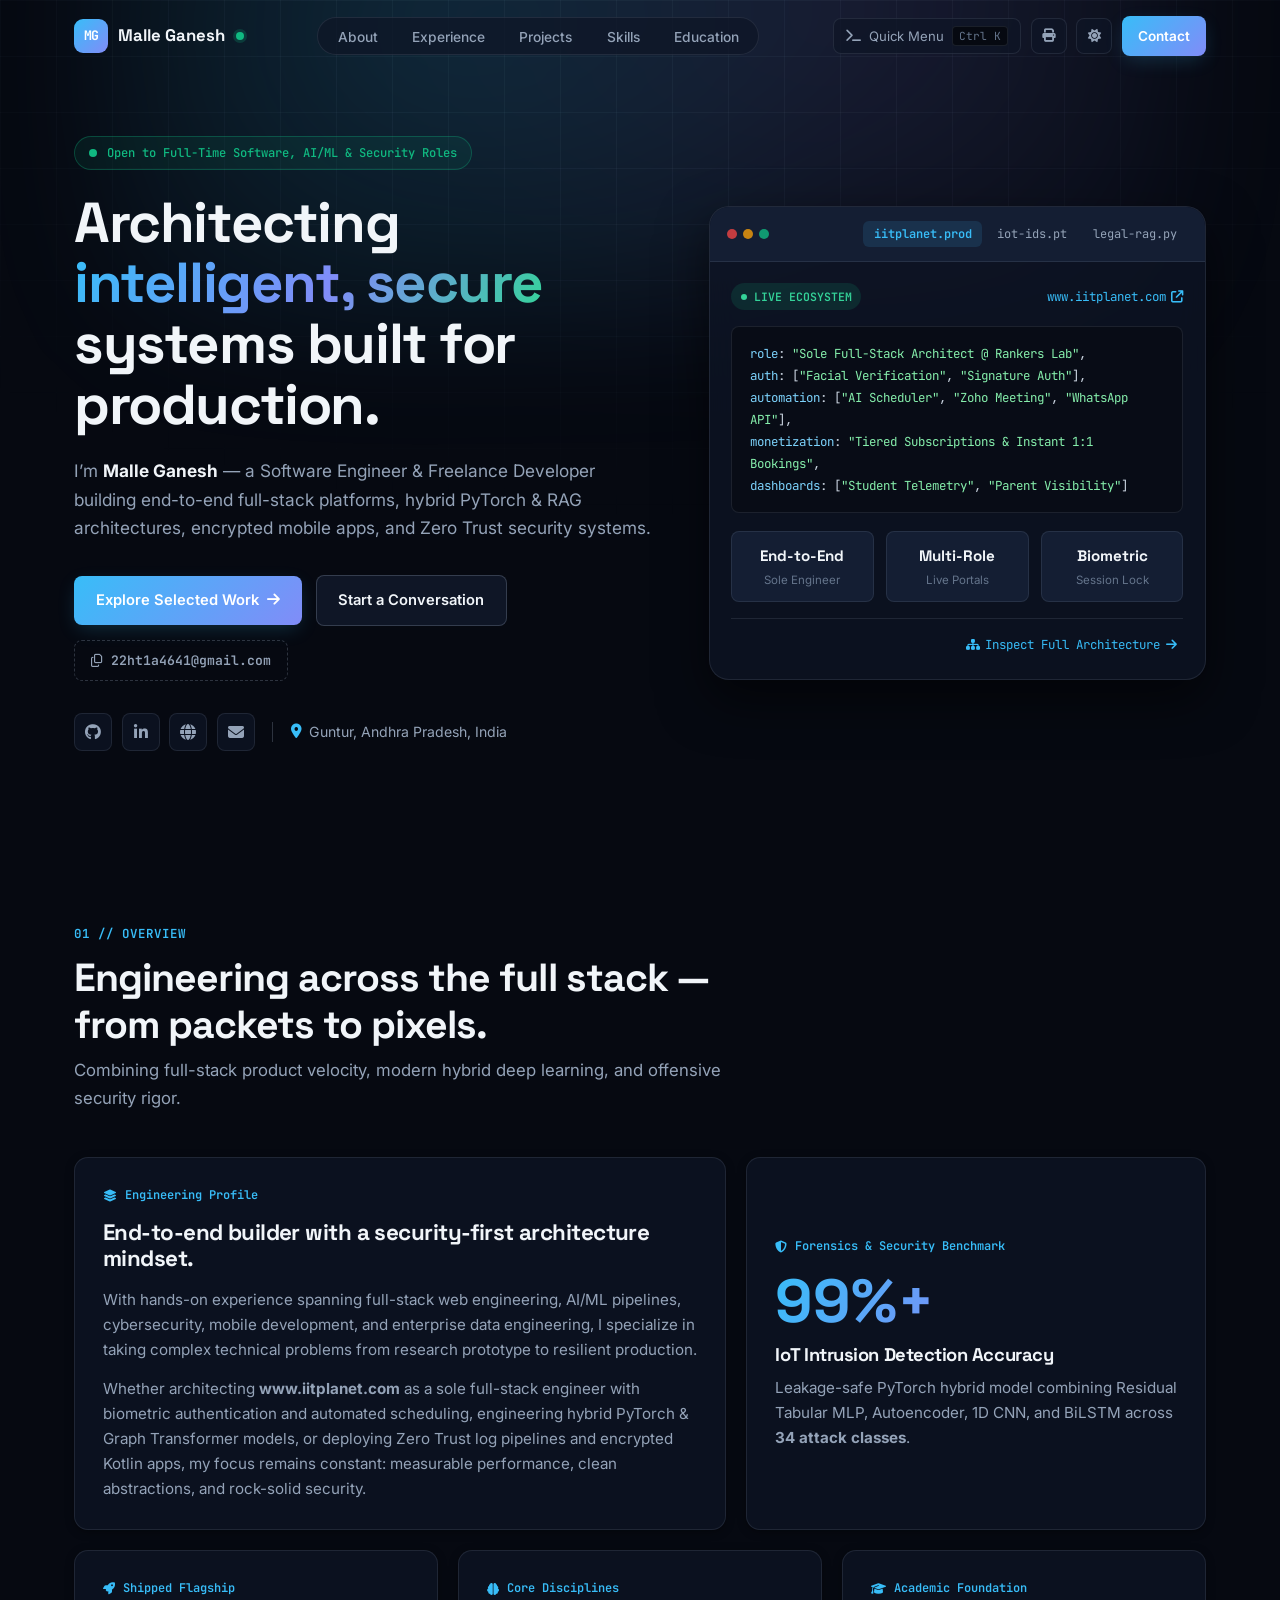
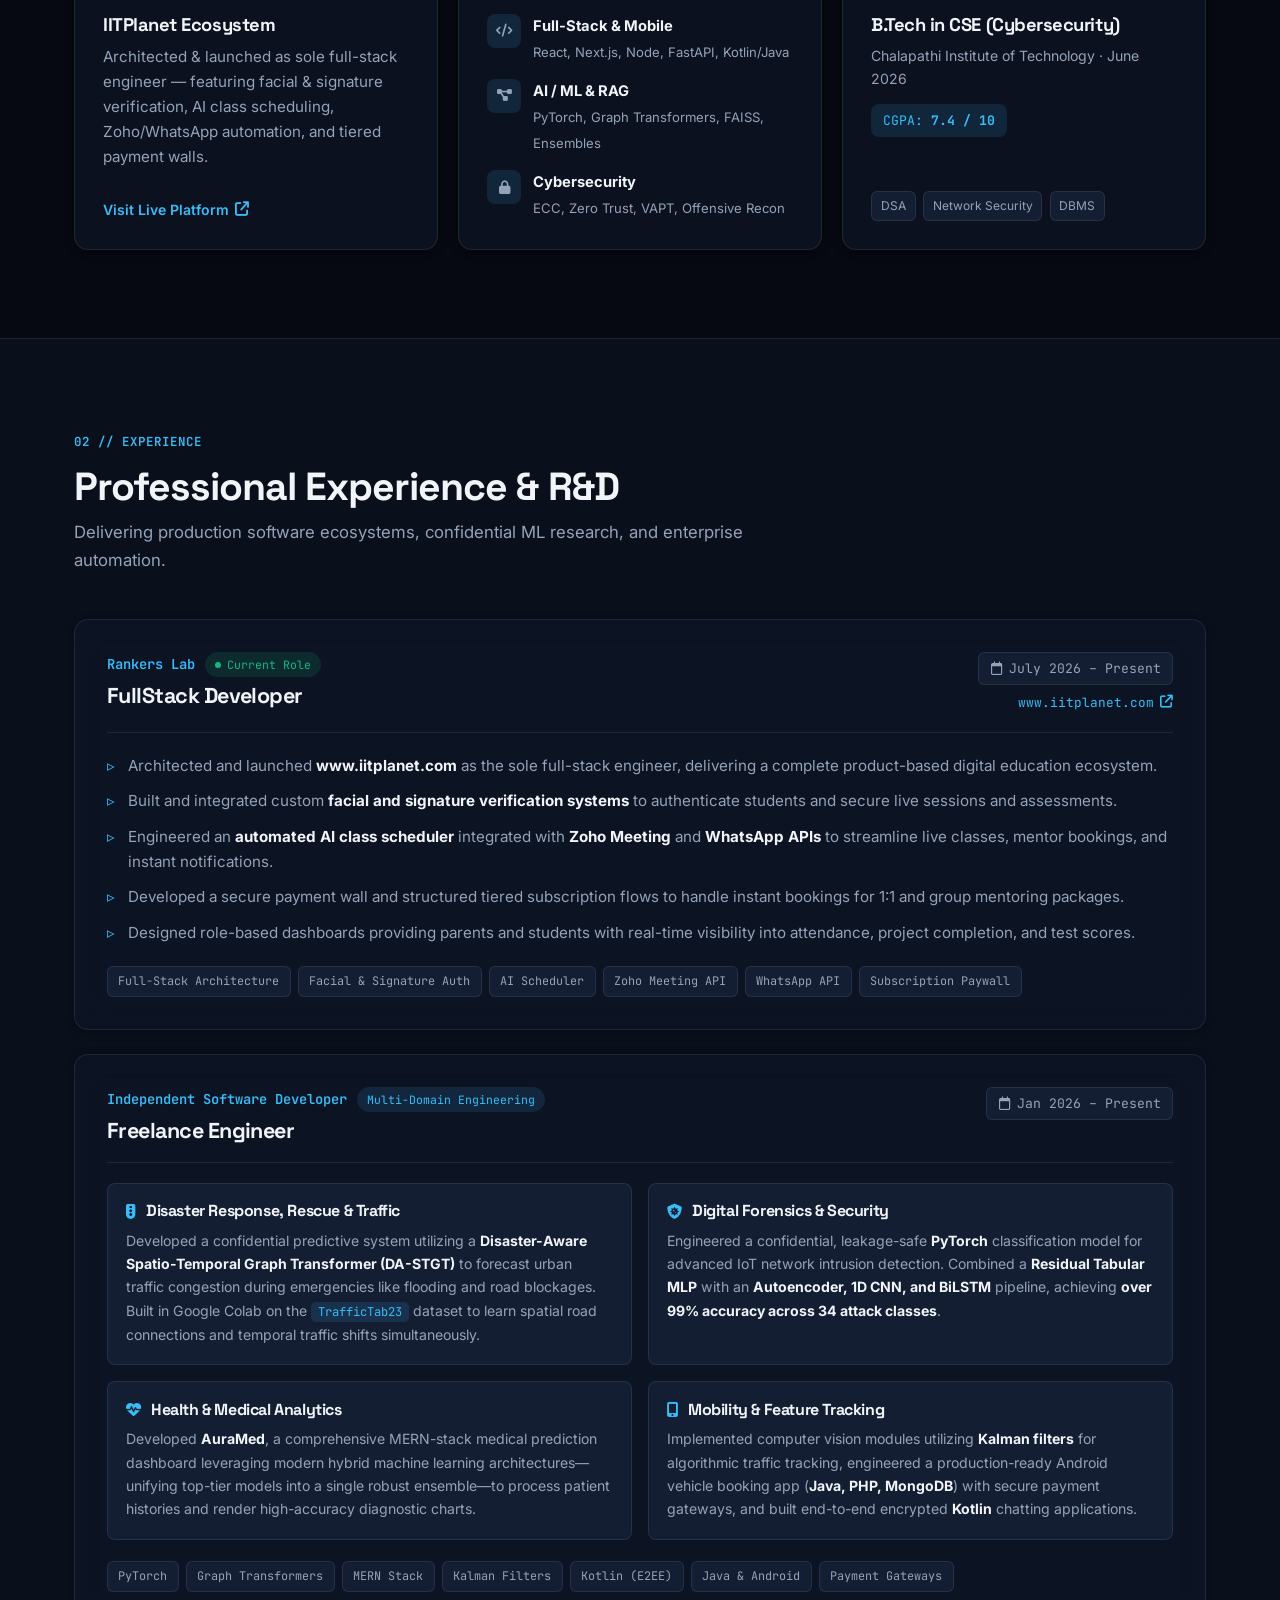
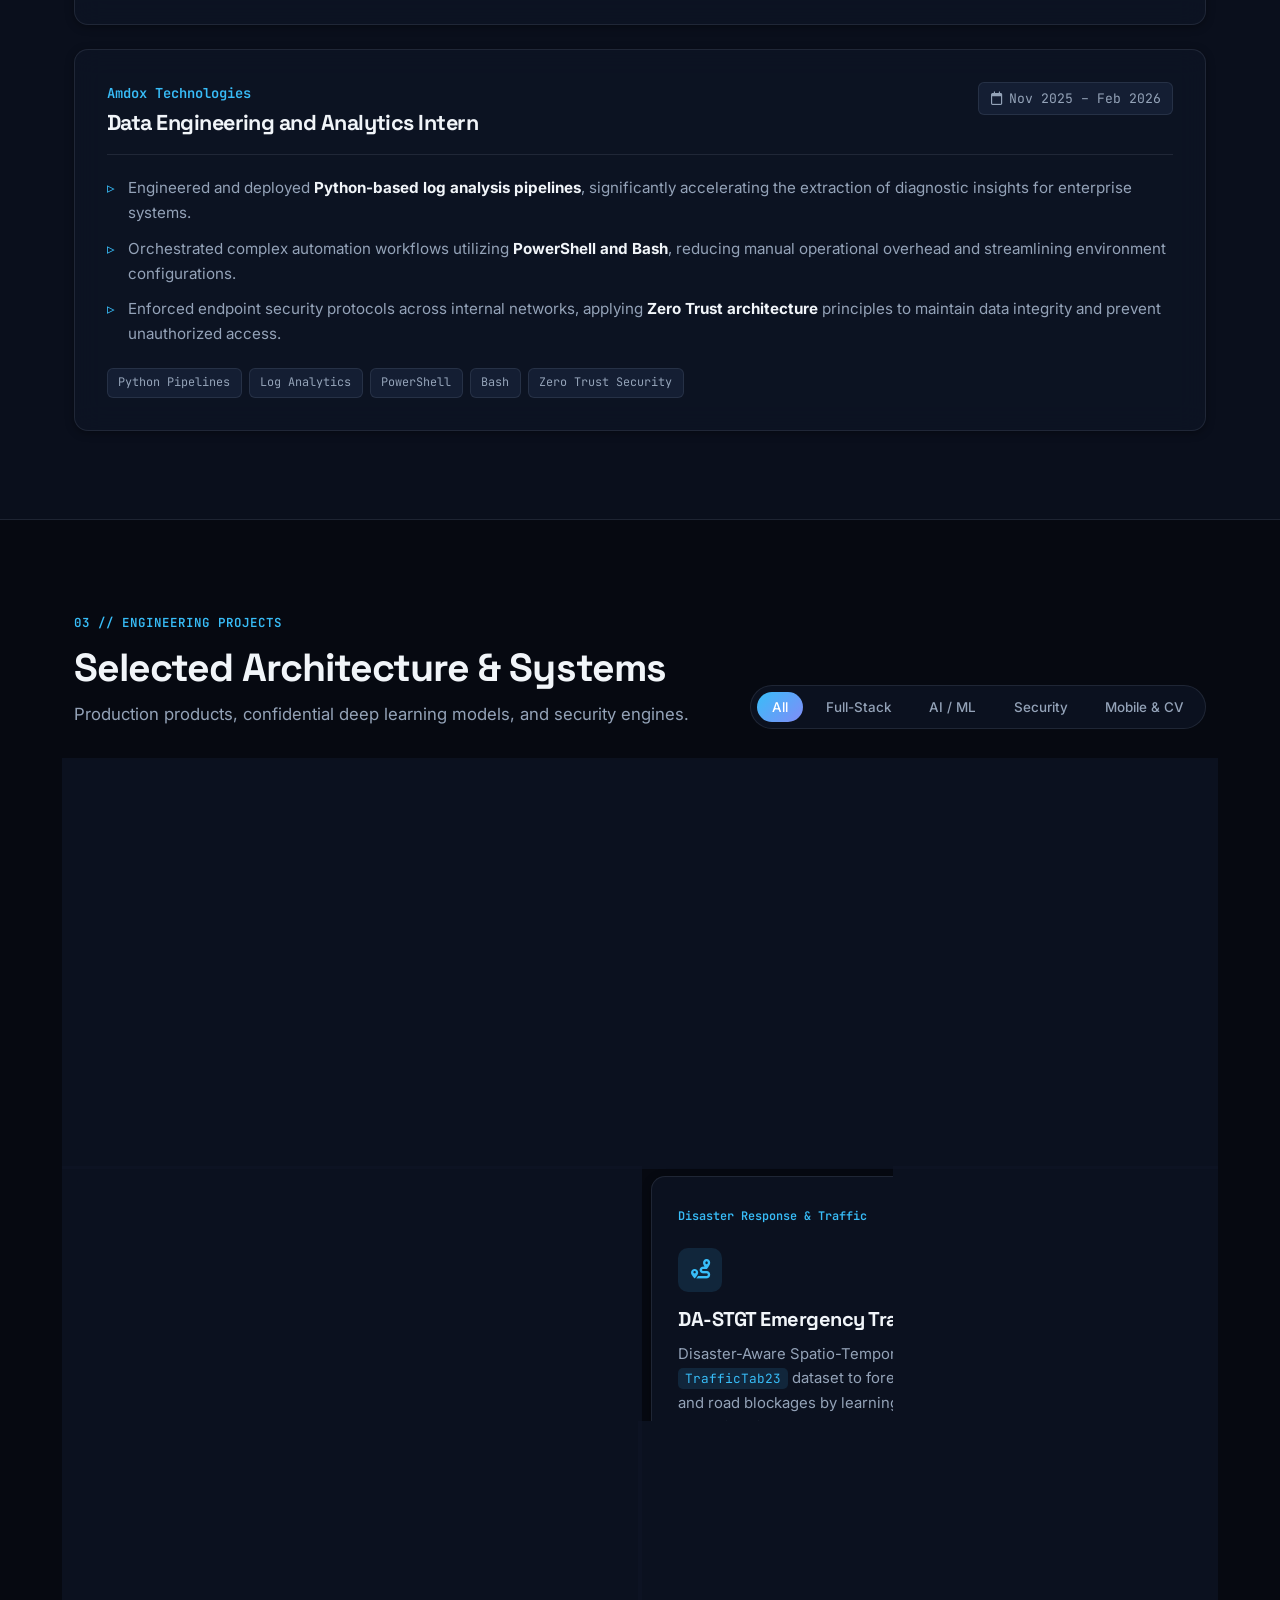
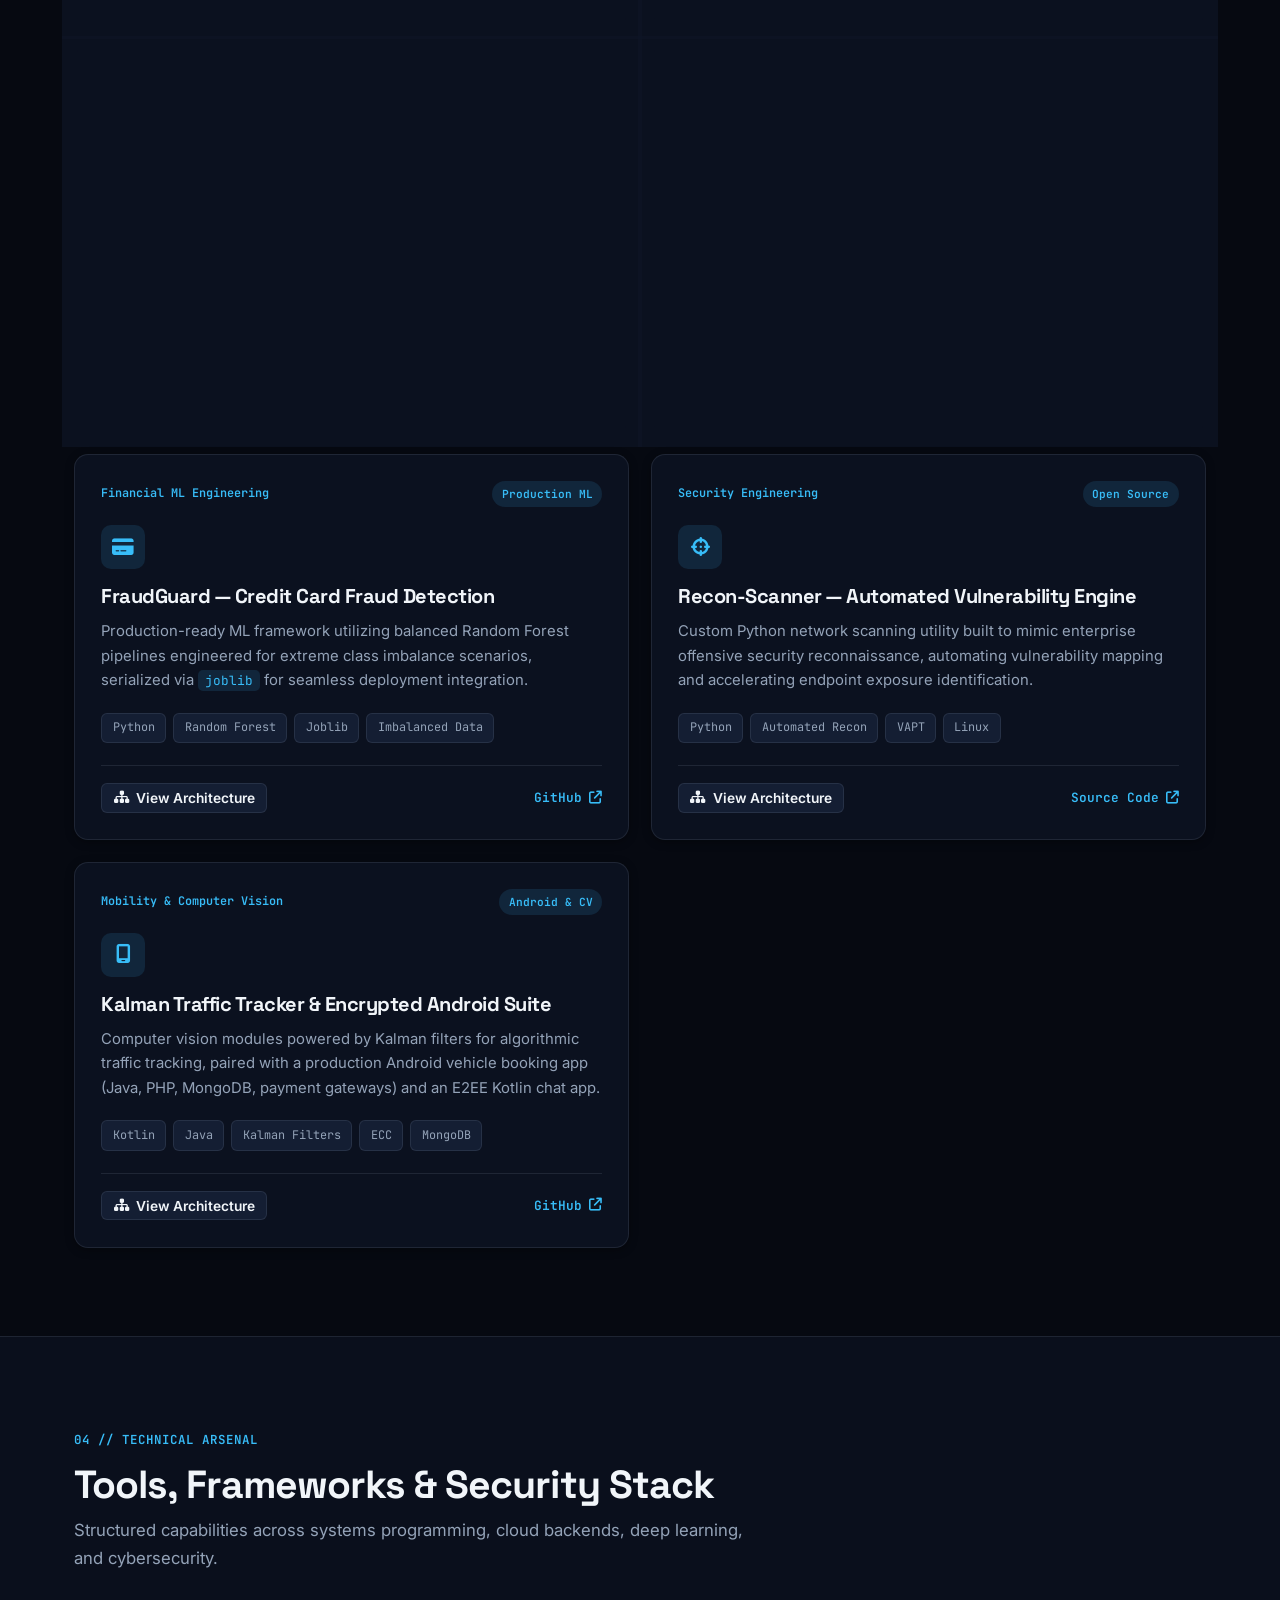
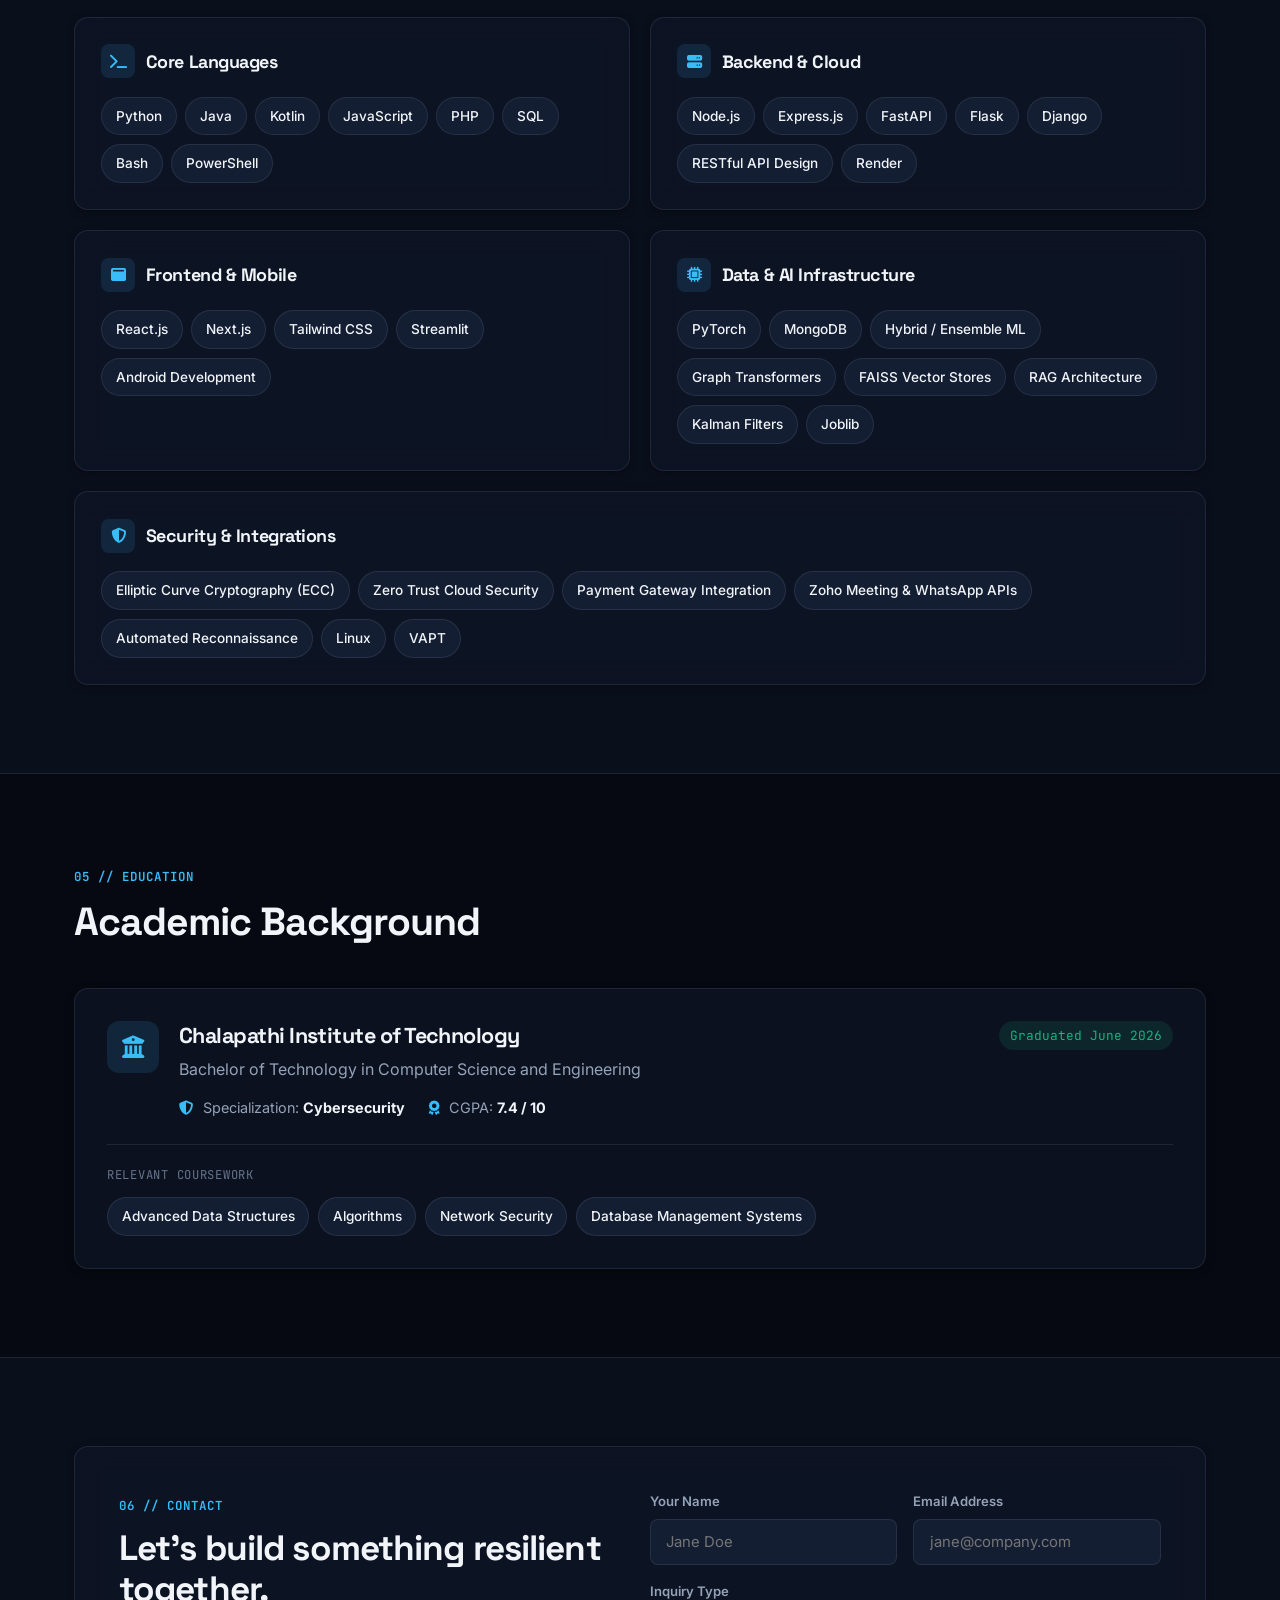
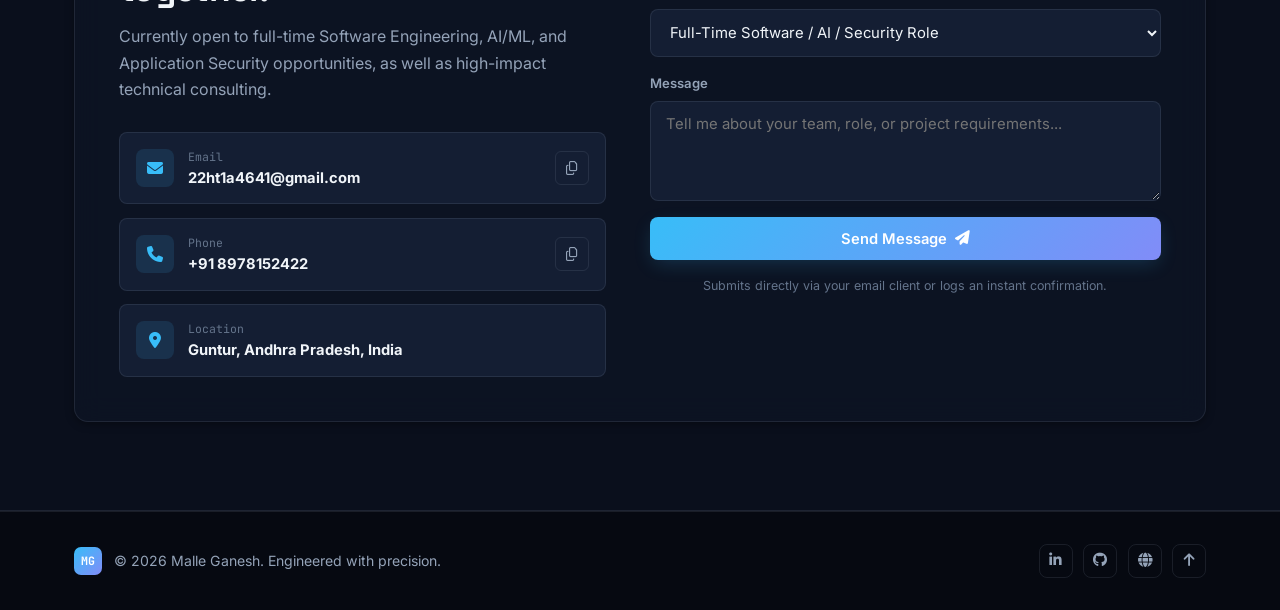
<file: index.html>
<!DOCTYPE html>
<html lang="en" data-theme="dark">
<head>
  <meta charset="UTF-8" />
  <meta name="viewport" content="width=device-width, initial-scale=1.0" />
  <title>Malle Ganesh | Software, AI/ML &amp; Security Engineer</title>
  <meta name="description" content="Portfolio of Malle Ganesh — Software Engineer & Freelance Developer specializing in Full-Stack Engineering, AI/ML (PyTorch, RAG, Graph Transformers), Cybersecurity, and Mobile Applications." />
  <meta property="og:title" content="Malle Ganesh | Software, AI/ML & Security Engineer" />
  <meta property="og:description" content="Architecting scalable full-stack platforms, PyTorch & RAG pipelines, and Zero Trust security systems. Sole Full-Stack Architect of IITPlanet.com." />
  <meta property="og:type" content="website" />
  <meta name="theme-color" content="#07090f" />

  <!-- Geometric Monogram SVG Favicon -->
  <link rel="icon" type="image/svg+xml" href="data:image/svg+xml,%3Csvg xmlns='http://www.w3.org/2000/svg' viewBox='0 0 64 64'%3E%3Crect width='64' height='64' rx='16' fill='%230b101b'/%3E%3Crect x='2' y='2' width='60' height='60' rx='14' fill='none' stroke='%2338bdf8' stroke-opacity='0.35' stroke-width='2'/%3E%3Ctext x='50%25' y='55%25' dominant-baseline='middle' text-anchor='middle' fill='%23f8fafc' font-family='system-ui, sans-serif' font-weight='700' font-size='26' letter-spacing='-1'%3EMG%3C/text%3E%3C/svg%3E" />

  <!-- Fonts: Space Grotesk, Inter, JetBrains Mono -->
  <link rel="preconnect" href="https://fonts.googleapis.com" />
  <link rel="preconnect" href="https://fonts.gstatic.com" crossorigin />
  <link href="https://fonts.googleapis.com/css2?family=Inter:wght@400;500;600;700&family=JetBrains+Mono:wght@400;500;600&family=Space+Grotesk:wght@500;600;700&display=swap" rel="stylesheet" />

  <!-- FontAwesome Icons -->
  <link rel="stylesheet" href="https://cdnjs.cloudflare.com/ajax/libs/font-awesome/6.5.1/css/all.min.css" />

  <link rel="stylesheet" href="style.css" />
</head>
<body>
  <!-- Scroll Progress Bar -->
  <div class="scroll-progress" id="scroll-progress" aria-hidden="true"></div>

  <!-- Ambient Background Layers -->
  <div class="bg-grid" aria-hidden="true"></div>
  <div class="bg-aurora" aria-hidden="true"></div>

  <!-- Navigation -->
  <header id="navbar" class="site-header">
    <div class="container nav-container">
      <a href="#home" class="logo" aria-label="Malle Ganesh Home">
        <span class="logo-mark">MG</span>
        <span class="logo-text">Malle Ganesh</span>
        <span class="status-dot" title="Available for opportunities"></span>
      </a>

      <nav aria-label="Primary Navigation">
        <ul class="nav-links" id="nav-links">
          <li><a href="#about" class="nav-link">About</a></li>
          <li><a href="#experience" class="nav-link">Experience</a></li>
          <li><a href="#projects" class="nav-link">Projects</a></li>
          <li><a href="#skills" class="nav-link">Skills</a></li>
          <li><a href="#education" class="nav-link">Education</a></li>
        </ul>
      </nav>

      <div class="nav-actions">
        <button type="button" class="cmd-trigger" id="open-cmd" aria-label="Open Command Menu" title="Quick Actions (Ctrl+K)">
          <i class="fas fa-terminal"></i>
          <span>Quick Menu</span>
          <kbd>Ctrl K</kbd>
        </button>

        <button type="button" class="icon-btn" id="print-cv-btn" aria-label="Print or Save Resume PDF" title="Print / Save as PDF">
          <i class="fas fa-print"></i>
        </button>

        <button type="button" class="icon-btn" id="theme-toggle" aria-label="Toggle color theme" title="Toggle Dark / Light Mode">
          <i class="fas fa-sun" id="theme-icon"></i>
        </button>

        <a href="#contact" class="btn btn-primary btn-sm nav-cta">Contact</a>

        <button type="button" class="hamburger" id="hamburger" aria-label="Toggle navigation menu" aria-expanded="false" aria-controls="nav-links">
          <i class="fas fa-bars"></i>
        </button>
      </div>
    </div>
  </header>

  <main>
    <!-- Hero Section -->
    <section id="home" class="hero">
      <div class="container hero-grid">
        <div class="hero-content reveal">
          <div class="availability-pill">
            <span class="pulse-dot"></span>
            <span>Open to Full-Time Software, AI/ML &amp; Security Roles</span>
          </div>

          <h1 class="hero-title">
            Architecting <span class="gradient-text">intelligent, secure</span> systems built for production.
          </h1>

          <p class="hero-subtitle">
            I’m <strong>Malle Ganesh</strong> — a Software Engineer &amp; Freelance Developer building end-to-end full-stack platforms, hybrid PyTorch &amp; RAG architectures, encrypted mobile apps, and Zero Trust security systems.
          </p>

          <div class="hero-cta-group">
            <a href="#projects" class="btn btn-primary">
              <span>Explore Selected Work</span>
              <i class="fas fa-arrow-right"></i>
            </a>
            <a href="#contact" class="btn btn-secondary">
              <span>Start a Conversation</span>
            </a>
            <button type="button" class="btn btn-ghost copy-trigger" data-copy="22ht1a4641@gmail.com" data-label="Email copied">
              <i class="far fa-copy"></i>
              <span>22ht1a4641@gmail.com</span>
            </button>
          </div>

          <div class="hero-meta">
            <div class="social-links">
              <a href="https://github.com/deadpool7641" target="_blank" rel="noopener noreferrer" aria-label="GitHub" title="GitHub">
                <i class="fab fa-github"></i>
              </a>
              <a href="https://www.linkedin.com/in/malle-ganesh-2a43062ba/" target="_blank" rel="noopener noreferrer" aria-label="LinkedIn" title="LinkedIn">
                <i class="fab fa-linkedin-in"></i>
              </a>
              <a href="https://www.iitplanet.com" target="_blank" rel="noopener noreferrer" aria-label="IITPlanet Live Product" title="IITPlanet.com (Shipped Product)">
                <i class="fas fa-globe"></i>
              </a>
              <a href="mailto:22ht1a4641@gmail.com" aria-label="Email" title="Email">
                <i class="fas fa-envelope"></i>
              </a>
            </div>
            <span class="meta-divider"></span>
            <span class="location-tag"><i class="fas fa-location-dot"></i> Guntur, Andhra Pradesh, India</span>
          </div>
        </div>

        <!-- Interactive Engineering Inspector Widget -->
        <div class="hero-visual reveal" data-delay="120">
          <div class="inspector-card spotlight-card">
            <div class="inspector-header">
              <div class="window-dots" aria-hidden="true">
                <span></span><span></span><span></span>
              </div>
              <div class="inspector-tabs" role="tablist" aria-label="Featured Systems">
                <button type="button" class="inspector-tab active" role="tab" aria-selected="true" data-tab="iitplanet">iitplanet.prod</button>
                <button type="button" class="inspector-tab" role="tab" aria-selected="false" data-tab="iot-ids">iot-ids.pt</button>
                <button type="button" class="inspector-tab" role="tab" aria-selected="false" data-tab="legal-rag">legal-rag.py</button>
              </div>
            </div>

            <div class="inspector-body">
              <!-- Tab 1: IITPlanet -->
              <div class="inspector-panel active" id="panel-iitplanet" role="tabpanel">
                <div class="panel-status-row">
                  <span class="mono-badge badge-emerald"><span class="dot"></span> LIVE ECOSYSTEM</span>
                  <a href="https://www.iitplanet.com" target="_blank" rel="noopener noreferrer" class="mono-link">www.iitplanet.com <i class="fas fa-arrow-up-right-from-square"></i></a>
                </div>
                <div class="code-block">
                  <div class="code-line"><span class="c-key">role</span>: <span class="c-str">"Sole Full-Stack Architect @ Rankers Lab"</span>,</div>
                  <div class="code-line"><span class="c-key">auth</span>: [<span class="c-str">"Facial Verification"</span>, <span class="c-str">"Signature Auth"</span>],</div>
                  <div class="code-line"><span class="c-key">automation</span>: [<span class="c-str">"AI Scheduler"</span>, <span class="c-str">"Zoho Meeting"</span>, <span class="c-str">"WhatsApp API"</span>],</div>
                  <div class="code-line"><span class="c-key">monetization</span>: <span class="c-str">"Tiered Subscriptions &amp; Instant 1:1 Bookings"</span>,</div>
                  <div class="code-line"><span class="c-key">dashboards</span>: [<span class="c-str">"Student Telemetry"</span>, <span class="c-str">"Parent Visibility"</span>]</div>
                </div>
                <div class="panel-metrics">
                  <div class="mini-metric">
                    <span class="mini-val">End-to-End</span>
                    <span class="mini-lbl">Sole Engineer</span>
                  </div>
                  <div class="mini-metric">
                    <span class="mini-val">Multi-Role</span>
                    <span class="mini-lbl">Live Portals</span>
                  </div>
                  <div class="mini-metric">
                    <span class="mini-val">Biometric</span>
                    <span class="mini-lbl">Session Lock</span>
                  </div>
                </div>
                <div class="inspector-footer-action">
                  <button type="button" class="mono-link modal-trigger" data-project="iitplanet">
                    <i class="fas fa-sitemap"></i> Inspect Full Architecture <i class="fas fa-arrow-right"></i>
                  </button>
                </div>
              </div>

              <!-- Tab 2: IoT Intrusion Detection -->
              <div class="inspector-panel" id="panel-iot-ids" role="tabpanel" hidden>
                <div class="panel-status-row">
                  <span class="mono-badge badge-cyan"><span class="dot"></span> DIGITAL FORENSICS R&amp;D</span>
                  <span class="mono-muted">PyTorch Hybrid</span>
                </div>
                <div class="code-block">
                  <div class="code-line"><span class="c-key">pipeline</span>: <span class="c-str">"Residual Tabular MLP + Autoencoder"</span>,</div>
                  <div class="code-line"><span class="c-key">sequence</span>: <span class="c-str">"1D CNN → BiLSTM Classifier"</span>,</div>
                  <div class="code-line"><span class="c-key">protocol</span>: <span class="c-str">"Leakage-Safe Training &amp; Validation"</span>,</div>
                  <div class="code-line"><span class="c-key">classes</span>: <span class="c-num">34</span> <span class="c-comment">// IoT Attack Vectors</span>,</div>
                  <div class="code-line"><span class="c-key">accuracy</span>: <span class="c-str">"&gt; 99.0% Classification Accuracy"</span></div>
                </div>
                <div class="panel-metrics">
                  <div class="mini-metric">
                    <span class="mini-val">&gt;99%</span>
                    <span class="mini-lbl">Accuracy</span>
                  </div>
                  <div class="mini-metric">
                    <span class="mini-val">34</span>
                    <span class="mini-lbl">Attack Classes</span>
                  </div>
                  <div class="mini-metric">
                    <span class="mini-val">4-Stage</span>
                    <span class="mini-lbl">Hybrid Model</span>
                  </div>
                </div>
                <div class="inspector-footer-action">
                  <button type="button" class="mono-link modal-trigger" data-project="iot-ids">
                    <i class="fas fa-sitemap"></i> Inspect Model Pipeline <i class="fas fa-arrow-right"></i>
                  </button>
                </div>
              </div>

              <!-- Tab 3: Legal RAG -->
              <div class="inspector-panel" id="panel-legal-rag" role="tabpanel" hidden>
                <div class="panel-status-row">
                  <span class="mono-badge badge-indigo"><span class="dot"></span> ENTERPRISE AI</span>
                  <span class="mono-muted">FastAPI + FAISS</span>
                </div>
                <div class="code-block">
                  <div class="code-line"><span class="c-key">frontend</span>: <span class="c-str">"Next.js Enterprise Document Workspace"</span>,</div>
                  <div class="code-line"><span class="c-key">backend</span>: <span class="c-str">"High-Throughput FastAPI Async Service"</span>,</div>
                  <div class="code-line"><span class="c-key">retrieval</span>: <span class="c-str">"FAISS Dense Vector Indexing"</span>,</div>
                  <div class="code-line"><span class="c-key">architecture</span>: <span class="c-str">"Retrieval-Augmented Generation (RAG)"</span>,</div>
                  <div class="code-line"><span class="c-key">impact</span>: <span class="c-str">"Low-Latency Contextual Legal Synthesis"</span></div>
                </div>
                <div class="panel-metrics">
                  <div class="mini-metric">
                    <span class="mini-val">FAISS</span>
                    <span class="mini-lbl">Vector Store</span>
                  </div>
                  <div class="mini-metric">
                    <span class="mini-val">FastAPI</span>
                    <span class="mini-lbl">Async Core</span>
                  </div>
                  <div class="mini-metric">
                    <span class="mini-val">Next.js</span>
                    <span class="mini-lbl">Client App</span>
                  </div>
                </div>
                <div class="inspector-footer-action">
                  <button type="button" class="mono-link modal-trigger" data-project="legal-ai">
                    <i class="fas fa-sitemap"></i> Inspect RAG Architecture <i class="fas fa-arrow-right"></i>
                  </button>
                </div>
              </div>
            </div>
          </div>
        </div>
      </div>
    </section>

    <!-- About & Bento Overview Section -->
    <section id="about" class="section">
      <div class="container">
        <div class="section-header reveal">
          <span class="section-eyebrow">01 // OVERVIEW</span>
          <h2>Engineering across the full stack — from packets to pixels.</h2>
          <p>Combining full-stack product velocity, modern hybrid deep learning, and offensive security rigor.</p>
        </div>

        <div class="bento-grid">
          <!-- Narrative Card -->
          <article class="bento-card bento-span-7 spotlight-card reveal">
            <div class="bento-label"><i class="fas fa-layer-group"></i> Engineering Profile</div>
            <h3>End-to-end builder with a security-first architecture mindset.</h3>
            <p>
              With hands-on experience spanning full-stack web engineering, AI/ML pipelines, cybersecurity, mobile development, and enterprise data engineering, I specialize in taking complex technical problems from research prototype to resilient production.
            </p>
            <p>
              Whether architecting <strong>www.iitplanet.com</strong> as a sole full-stack engineer with biometric authentication and automated scheduling, engineering hybrid PyTorch &amp; Graph Transformer models, or deploying Zero Trust log pipelines and encrypted Kotlin apps, my focus remains constant: measurable performance, clean abstractions, and rock-solid security.
            </p>
          </article>

          <!-- Metric 1 -->
          <article class="bento-card bento-span-5 spotlight-card metric-card reveal" data-delay="80">
            <div class="bento-label"><i class="fas fa-shield-halved"></i> Forensics &amp; Security Benchmark</div>
            <div class="big-stat gradient-text">99%+</div>
            <h4>IoT Intrusion Detection Accuracy</h4>
            <p>
              Leakage-safe PyTorch hybrid model combining Residual Tabular MLP, Autoencoder, 1D CNN, and BiLSTM across <strong>34 attack classes</strong>.
            </p>
          </article>

          <!-- Product Card -->
          <article class="bento-card bento-span-4 spotlight-card reveal" data-delay="120">
            <div class="bento-label"><i class="fas fa-rocket"></i> Shipped Flagship</div>
            <h4>IITPlanet Ecosystem</h4>
            <p>
              Architected &amp; launched as sole full-stack engineer — featuring facial &amp; signature verification, AI class scheduling, Zoho/WhatsApp automation, and tiered payment walls.
            </p>
            <a href="https://www.iitplanet.com" target="_blank" rel="noopener noreferrer" class="inline-link">
              Visit Live Platform <i class="fas fa-arrow-up-right-from-square"></i>
            </a>
          </article>

          <!-- Core Domains Card -->
          <article class="bento-card bento-span-4 spotlight-card reveal" data-delay="160">
            <div class="bento-label"><i class="fas fa-brain"></i> Core Disciplines</div>
            <ul class="pillar-list">
              <li>
                <span class="pillar-icon"><i class="fas fa-code"></i></span>
                <div>
                  <strong>Full-Stack &amp; Mobile</strong>
                  <span>React, Next.js, Node, FastAPI, Kotlin/Java</span>
                </div>
              </li>
              <li>
                <span class="pillar-icon"><i class="fas fa-diagram-project"></i></span>
                <div>
                  <strong>AI / ML &amp; RAG</strong>
                  <span>PyTorch, Graph Transformers, FAISS, Ensembles</span>
                </div>
              </li>
              <li>
                <span class="pillar-icon"><i class="fas fa-lock"></i></span>
                <div>
                  <strong>Cybersecurity</strong>
                  <span>ECC, Zero Trust, VAPT, Offensive Recon</span>
                </div>
              </li>
            </ul>
          </article>

          <!-- Education Mini Card -->
          <article class="bento-card bento-span-4 spotlight-card reveal" data-delay="200">
            <div class="bento-label"><i class="fas fa-graduation-cap"></i> Academic Foundation</div>
            <h4>B.Tech in CSE (Cybersecurity)</h4>
            <p class="edu-school-mini">Chalapathi Institute of Technology · June 2026</p>
            <div class="cgpa-badge">CGPA: <strong>7.4 / 10</strong></div>
            <div class="mini-tags">
              <span>DSA</span>
              <span>Network Security</span>
              <span>DBMS</span>
            </div>
          </article>
        </div>
      </div>
    </section>

    <!-- Experience Section -->
    <section id="experience" class="section section-alt">
      <div class="container">
        <div class="section-header reveal">
          <span class="section-eyebrow">02 // EXPERIENCE</span>
          <h2>Professional Experience &amp; R&amp;D</h2>
          <p>Delivering production software ecosystems, confidential ML research, and enterprise automation.</p>
        </div>

        <div class="experience-stack">
          <!-- Rankers Lab -->
          <article class="exp-card spotlight-card reveal">
            <div class="exp-header">
              <div class="exp-title-group">
                <div class="exp-badge-row">
                  <span class="exp-company">Rankers Lab</span>
                  <span class="live-chip"><span class="dot"></span> Current Role</span>
                </div>
                <h3>FullStack Developer</h3>
              </div>
              <div class="exp-meta">
                <span class="exp-date"><i class="far fa-calendar"></i> July 2026 – Present</span>
                <a href="https://www.iitplanet.com" target="_blank" rel="noopener noreferrer" class="exp-link">
                  www.iitplanet.com <i class="fas fa-arrow-up-right-from-square"></i>
                </a>
              </div>
            </div>

            <ul class="exp-bullets">
              <li>Architected and launched <strong>www.iitplanet.com</strong> as the sole full-stack engineer, delivering a complete product-based digital education ecosystem.</li>
              <li>Built and integrated custom <strong>facial and signature verification systems</strong> to authenticate students and secure live sessions and assessments.</li>
              <li>Engineered an <strong>automated AI class scheduler</strong> integrated with <strong>Zoho Meeting</strong> and <strong>WhatsApp APIs</strong> to streamline live classes, mentor bookings, and instant notifications.</li>
              <li>Developed a secure payment wall and structured tiered subscription flows to handle instant bookings for 1:1 and group mentoring packages.</li>
              <li>Designed role-based dashboards providing parents and students with real-time visibility into attendance, project completion, and test scores.</li>
            </ul>

            <div class="exp-tags">
              <span>Full-Stack Architecture</span>
              <span>Facial &amp; Signature Auth</span>
              <span>AI Scheduler</span>
              <span>Zoho Meeting API</span>
              <span>WhatsApp API</span>
              <span>Subscription Paywall</span>
            </div>
          </article>

          <!-- Independent Software Developer -->
          <article class="exp-card spotlight-card reveal">
            <div class="exp-header">
              <div class="exp-title-group">
                <div class="exp-badge-row">
                  <span class="exp-company">Independent Software Developer</span>
                  <span class="domain-chip">Multi-Domain Engineering</span>
                </div>
                <h3>Freelance Engineer</h3>
              </div>
              <div class="exp-meta">
                <span class="exp-date"><i class="far fa-calendar"></i> Jan 2026 – Present</span>
              </div>
            </div>

            <div class="freelance-tracks">
              <div class="track-item">
                <div class="track-head">
                  <i class="fas fa-traffic-light"></i>
                  <h4>Disaster Response, Rescue &amp; Traffic</h4>
                </div>
                <p>Developed a confidential predictive system utilizing a <strong>Disaster-Aware Spatio-Temporal Graph Transformer (DA-STGT)</strong> to forecast urban traffic congestion during emergencies like flooding and road blockages. Built in Google Colab on the <code>TrafficTab23</code> dataset to learn spatial road connections and temporal traffic shifts simultaneously.</p>
              </div>

              <div class="track-item">
                <div class="track-head">
                  <i class="fas fa-shield-virus"></i>
                  <h4>Digital Forensics &amp; Security</h4>
                </div>
                <p>Engineered a confidential, leakage-safe <strong>PyTorch</strong> classification model for advanced IoT network intrusion detection. Combined a <strong>Residual Tabular MLP</strong> with an <strong>Autoencoder, 1D CNN, and BiLSTM</strong> pipeline, achieving <strong>over 99% accuracy across 34 attack classes</strong>.</p>
              </div>

              <div class="track-item">
                <div class="track-head">
                  <i class="fas fa-heart-pulse"></i>
                  <h4>Health &amp; Medical Analytics</h4>
                </div>
                <p>Developed <strong>AuraMed</strong>, a comprehensive MERN-stack medical prediction dashboard leveraging modern hybrid machine learning architectures—unifying top-tier models into a single robust ensemble—to process patient histories and render high-accuracy diagnostic charts.</p>
              </div>

              <div class="track-item">
                <div class="track-head">
                  <i class="fas fa-mobile-screen-button"></i>
                  <h4>Mobility &amp; Feature Tracking</h4>
                </div>
                <p>Implemented computer vision modules utilizing <strong>Kalman filters</strong> for algorithmic traffic tracking, engineered a production-ready Android vehicle booking app (<strong>Java, PHP, MongoDB</strong>) with secure payment gateways, and built end-to-end encrypted <strong>Kotlin</strong> chatting applications.</p>
              </div>
            </div>

            <div class="exp-tags">
              <span>PyTorch</span>
              <span>Graph Transformers</span>
              <span>MERN Stack</span>
              <span>Kalman Filters</span>
              <span>Kotlin (E2EE)</span>
              <span>Java &amp; Android</span>
              <span>Payment Gateways</span>
            </div>
          </article>

          <!-- Amdox Technologies -->
          <article class="exp-card spotlight-card reveal">
            <div class="exp-header">
              <div class="exp-title-group">
                <div class="exp-badge-row">
                  <span class="exp-company">Amdox Technologies</span>
                </div>
                <h3>Data Engineering and Analytics Intern</h3>
              </div>
              <div class="exp-meta">
                <span class="exp-date"><i class="far fa-calendar"></i> Nov 2025 – Feb 2026</span>
              </div>
            </div>

            <ul class="exp-bullets">
              <li>Engineered and deployed <strong>Python-based log analysis pipelines</strong>, significantly accelerating the extraction of diagnostic insights for enterprise systems.</li>
              <li>Orchestrated complex automation workflows utilizing <strong>PowerShell and Bash</strong>, reducing manual operational overhead and streamlining environment configurations.</li>
              <li>Enforced endpoint security protocols across internal networks, applying <strong>Zero Trust architecture</strong> principles to maintain data integrity and prevent unauthorized access.</li>
            </ul>

            <div class="exp-tags">
              <span>Python Pipelines</span>
              <span>Log Analytics</span>
              <span>PowerShell</span>
              <span>Bash</span>
              <span>Zero Trust Security</span>
            </div>
          </article>
        </div>
      </div>
    </section>

    <!-- Projects Section -->
    <section id="projects" class="section">
      <div class="container">
        <div class="section-header-row reveal">
          <div class="section-header">
            <span class="section-eyebrow">03 // ENGINEERING PROJECTS</span>
            <h2>Selected Architecture &amp; Systems</h2>
            <p>Production products, confidential deep learning models, and security engines.</p>
          </div>

          <!-- Interactive Filter Bar -->
          <div class="filter-bar" role="group" aria-label="Filter projects by domain">
            <button type="button" class="filter-btn active" data-filter="all">All</button>
            <button type="button" class="filter-btn" data-filter="fullstack">Full-Stack</button>
            <button type="button" class="filter-btn" data-filter="ai">AI / ML</button>
            <button type="button" class="filter-btn" data-filter="security">Security</button>
            <button type="button" class="filter-btn" data-filter="mobile">Mobile &amp; CV</button>
          </div>
        </div>

        <div class="projects-grid" id="projects-grid">
          <!-- Featured Project 1: IITPlanet -->
          <article class="project-card project-featured spotlight-card reveal" data-category="fullstack ai">
            <div class="project-top-bar">
              <span class="project-type"><i class="fas fa-star"></i> Flagship Production Ecosystem</span>
              <span class="status-pill status-live">Live Product</span>
            </div>
            <div class="project-body">
              <div class="project-icon-box"><i class="fas fa-graduation-cap"></i></div>
              <h3>IITPlanet — Digital Education &amp; Mentoring Platform</h3>
              <p>
                Solely architected and launched <strong>www.iitplanet.com</strong> for Rankers Lab. Features custom facial &amp; signature verification for student authentication, an automated AI class scheduler synced with Zoho Meeting and WhatsApp APIs, a tiered subscription payment wall, and real-time role-based dashboards for students and parents.
              </p>
              <div class="tech-pills">
                <span>Full-Stack</span>
                <span>Facial &amp; Signature Auth</span>
                <span>AI Scheduler</span>
                <span>Zoho Meeting API</span>
                <span>WhatsApp API</span>
                <span>Payment Wall</span>
              </div>
            </div>
            <div class="project-footer">
              <button type="button" class="btn-link modal-trigger" data-project="iitplanet">
                <i class="fas fa-sitemap"></i> View Architecture
              </button>
              <a href="https://www.iitplanet.com" target="_blank" rel="noopener noreferrer" class="project-ext-link">
                Visit iitplanet.com <i class="fas fa-arrow-up-right-from-square"></i>
              </a>
            </div>
          </article>

          <!-- Project 2: IoT Intrusion Detection -->
          <article class="project-card spotlight-card reveal" data-category="ai security">
            <div class="project-top-bar">
              <span class="project-type">Digital Forensics &amp; Security</span>
              <span class="status-pill status-conf">Confidential R&amp;D</span>
            </div>
            <div class="project-body">
              <div class="project-icon-box"><i class="fas fa-network-wired"></i></div>
              <h3>Hybrid PyTorch IoT Intrusion Detection</h3>
              <p>
                Leakage-safe deep learning pipeline fusing a Residual Tabular MLP with an Autoencoder, 1D CNN, and BiLSTM classifier to detect multi-vector IoT attacks with <strong>&gt;99% accuracy across 34 attack classes</strong>.
              </p>
              <div class="tech-pills">
                <span>PyTorch</span>
                <span>Residual MLP</span>
                <span>Autoencoder</span>
                <span>1D CNN + BiLSTM</span>
              </div>
            </div>
            <div class="project-footer">
              <button type="button" class="btn-link modal-trigger" data-project="iot-ids">
                <i class="fas fa-sitemap"></i> View Architecture
              </button>
              <span class="muted-tag"><i class="fas fa-lock"></i> NDA / Confidential</span>
            </div>
          </article>

          <!-- Project 3: DA-STGT -->
          <article class="project-card spotlight-card reveal" data-category="ai">
            <div class="project-top-bar">
              <span class="project-type">Disaster Response &amp; Traffic</span>
              <span class="status-pill status-conf">Confidential R&amp;D</span>
            </div>
            <div class="project-body">
              <div class="project-icon-box"><i class="fas fa-route"></i></div>
              <h3>DA-STGT Emergency Traffic Forecaster</h3>
              <p>
                Disaster-Aware Spatio-Temporal Graph Transformer built on the <code>TrafficTab23</code> dataset to forecast urban congestion during flooding and road blockages by learning spatial road topology and temporal dynamics simultaneously.
              </p>
              <div class="tech-pills">
                <span>Graph Transformers</span>
                <span>Spatio-Temporal ML</span>
                <span>TrafficTab23</span>
                <span>Google Colab</span>
              </div>
            </div>
            <div class="project-footer">
              <button type="button" class="btn-link modal-trigger" data-project="da-stgt">
                <i class="fas fa-sitemap"></i> View Architecture
              </button>
              <span class="muted-tag"><i class="fas fa-lock"></i> Confidential</span>
            </div>
          </article>

          <!-- Project 4: Enterprise Legal AI Platform -->
          <article class="project-card spotlight-card reveal" data-category="ai fullstack">
            <div class="project-top-bar">
              <span class="project-type">Backend &amp; AI Engineering</span>
              <span class="status-pill status-oss">RAG Engine</span>
            </div>
            <div class="project-body">
              <div class="project-icon-box"><i class="fas fa-scale-balanced"></i></div>
              <h3>Enterprise Legal AI Platform</h3>
              <p>
                High-performance FastAPI and Next.js document analysis platform backed by FAISS vector stores, delivering low-latency Retrieval-Augmented Generation (RAG) with high contextual precision.
              </p>
              <div class="tech-pills">
                <span>FastAPI</span>
                <span>Next.js</span>
                <span>FAISS</span>
                <span>RAG Architecture</span>
              </div>
            </div>
            <div class="project-footer">
              <button type="button" class="btn-link modal-trigger" data-project="legal-ai">
                <i class="fas fa-sitemap"></i> View Architecture
              </button>
              <a href="https://github.com/deadpool7641" target="_blank" rel="noopener noreferrer" class="project-ext-link">
                GitHub <i class="fas fa-arrow-up-right-from-square"></i>
              </a>
            </div>
          </article>

          <!-- Project 5: AuraMed -->
          <article class="project-card spotlight-card reveal" data-category="fullstack ai">
            <div class="project-top-bar">
              <span class="project-type">Health &amp; Medical Analytics</span>
              <span class="status-pill status-oss">Full-Stack ML</span>
            </div>
            <div class="project-body">
              <div class="project-icon-box"><i class="fas fa-heart-pulse"></i></div>
              <h3>AuraMed Diagnostic Dashboard</h3>
              <p>
                MERN-stack medical prediction platform leveraging hybrid machine learning architectures to analyze patient histories and render interactive, real-time diagnostic risk visualizations.
              </p>
              <div class="tech-pills">
                <span>React.js</span>
                <span>Node.js</span>
                <span>MongoDB</span>
                <span>Hybrid ML</span>
              </div>
            </div>
            <div class="project-footer">
              <button type="button" class="btn-link modal-trigger" data-project="auramed">
                <i class="fas fa-sitemap"></i> View Architecture
              </button>
              <a href="https://github.com/deadpool7641" target="_blank" rel="noopener noreferrer" class="project-ext-link">
                GitHub <i class="fas fa-arrow-up-right-from-square"></i>
              </a>
            </div>
          </article>

          <!-- Project 6: FraudGuard -->
          <article class="project-card spotlight-card reveal" data-category="ai security">
            <div class="project-top-bar">
              <span class="project-type">Financial ML Engineering</span>
              <span class="status-pill status-oss">Production ML</span>
            </div>
            <div class="project-body">
              <div class="project-icon-box"><i class="fas fa-credit-card"></i></div>
              <h3>FraudGuard — Credit Card Fraud Detection</h3>
              <p>
                Production-ready ML framework utilizing balanced Random Forest pipelines engineered for extreme class imbalance scenarios, serialized via <code>joblib</code> for seamless deployment integration.
              </p>
              <div class="tech-pills">
                <span>Python</span>
                <span>Random Forest</span>
                <span>Joblib</span>
                <span>Imbalanced Data</span>
              </div>
            </div>
            <div class="project-footer">
              <button type="button" class="btn-link modal-trigger" data-project="fraudguard">
                <i class="fas fa-sitemap"></i> View Architecture
              </button>
              <a href="https://github.com/deadpool7641" target="_blank" rel="noopener noreferrer" class="project-ext-link">
                GitHub <i class="fas fa-arrow-up-right-from-square"></i>
              </a>
            </div>
          </article>

          <!-- Project 7: Recon-Scanner -->
          <article class="project-card spotlight-card reveal" data-category="security">
            <div class="project-top-bar">
              <span class="project-type">Security Engineering</span>
              <span class="status-pill status-oss">Open Source</span>
            </div>
            <div class="project-body">
              <div class="project-icon-box"><i class="fas fa-crosshairs"></i></div>
              <h3>Recon-Scanner — Automated Vulnerability Engine</h3>
              <p>
                Custom Python network scanning utility built to mimic enterprise offensive security reconnaissance, automating vulnerability mapping and accelerating endpoint exposure identification.
              </p>
              <div class="tech-pills">
                <span>Python</span>
                <span>Automated Recon</span>
                <span>VAPT</span>
                <span>Linux</span>
              </div>
            </div>
            <div class="project-footer">
              <button type="button" class="btn-link modal-trigger" data-project="recon-scanner">
                <i class="fas fa-sitemap"></i> View Architecture
              </button>
              <a href="https://github.com/deadpool7641/Recon-Scanner" target="_blank" rel="noopener noreferrer" class="project-ext-link">
                Source Code <i class="fas fa-arrow-up-right-from-square"></i>
              </a>
            </div>
          </article>

          <!-- Project 8: Encrypted Comms & Mobility Suite -->
          <article class="project-card spotlight-card reveal" data-category="mobile security fullstack">
            <div class="project-top-bar">
              <span class="project-type">Mobility &amp; Computer Vision</span>
              <span class="status-pill status-oss">Android &amp; CV</span>
            </div>
            <div class="project-body">
              <div class="project-icon-box"><i class="fas fa-mobile-screen"></i></div>
              <h3>Kalman Traffic Tracker &amp; Encrypted Android Suite</h3>
              <p>
                Computer vision modules powered by Kalman filters for algorithmic traffic tracking, paired with a production Android vehicle booking app (Java, PHP, MongoDB, payment gateways) and an E2EE Kotlin chat app.
              </p>
              <div class="tech-pills">
                <span>Kotlin</span>
                <span>Java</span>
                <span>Kalman Filters</span>
                <span>ECC</span>
                <span>MongoDB</span>
              </div>
            </div>
            <div class="project-footer">
              <button type="button" class="btn-link modal-trigger" data-project="mobility-suite">
                <i class="fas fa-sitemap"></i> View Architecture
              </button>
              <a href="https://github.com/deadpool7641" target="_blank" rel="noopener noreferrer" class="project-ext-link">
                GitHub <i class="fas fa-arrow-up-right-from-square"></i>
              </a>
            </div>
          </article>
        </div>
      </div>
    </section>

    <!-- Technical Skills Section -->
    <section id="skills" class="section section-alt">
      <div class="container">
        <div class="section-header reveal">
          <span class="section-eyebrow">04 // TECHNICAL ARSENAL</span>
          <h2>Tools, Frameworks &amp; Security Stack</h2>
          <p>Structured capabilities across systems programming, cloud backends, deep learning, and cybersecurity.</p>
        </div>

        <div class="skills-bento">
          <div class="skill-group spotlight-card reveal">
            <div class="skill-group-head">
              <i class="fas fa-terminal"></i>
              <h3>Core Languages</h3>
            </div>
            <div class="skill-chips">
              <span>Python</span>
              <span>Java</span>
              <span>Kotlin</span>
              <span>JavaScript</span>
              <span>PHP</span>
              <span>SQL</span>
              <span>Bash</span>
              <span>PowerShell</span>
            </div>
          </div>

          <div class="skill-group spotlight-card reveal" data-delay="60">
            <div class="skill-group-head">
              <i class="fas fa-server"></i>
              <h3>Backend &amp; Cloud</h3>
            </div>
            <div class="skill-chips">
              <span>Node.js</span>
              <span>Express.js</span>
              <span>FastAPI</span>
              <span>Flask</span>
              <span>Django</span>
              <span>RESTful API Design</span>
              <span>Render</span>
            </div>
          </div>

          <div class="skill-group spotlight-card reveal" data-delay="120">
            <div class="skill-group-head">
              <i class="fas fa-window-maximize"></i>
              <h3>Frontend &amp; Mobile</h3>
            </div>
            <div class="skill-chips">
              <span>React.js</span>
              <span>Next.js</span>
              <span>Tailwind CSS</span>
              <span>Streamlit</span>
              <span>Android Development</span>
            </div>
          </div>

          <div class="skill-group spotlight-card reveal" data-delay="180">
            <div class="skill-group-head">
              <i class="fas fa-microchip"></i>
              <h3>Data &amp; AI Infrastructure</h3>
            </div>
            <div class="skill-chips">
              <span>PyTorch</span>
              <span>MongoDB</span>
              <span>Hybrid / Ensemble ML</span>
              <span>Graph Transformers</span>
              <span>FAISS Vector Stores</span>
              <span>RAG Architecture</span>
              <span>Kalman Filters</span>
              <span>Joblib</span>
            </div>
          </div>

          <div class="skill-group skill-group-wide spotlight-card reveal" data-delay="240">
            <div class="skill-group-head">
              <i class="fas fa-shield-halved"></i>
              <h3>Security &amp; Integrations</h3>
            </div>
            <div class="skill-chips">
              <span>Elliptic Curve Cryptography (ECC)</span>
              <span>Zero Trust Cloud Security</span>
              <span>Payment Gateway Integration</span>
              <span>Zoho Meeting &amp; WhatsApp APIs</span>
              <span>Automated Reconnaissance</span>
              <span>Linux</span>
              <span>VAPT</span>
            </div>
          </div>
        </div>
      </div>
    </section>

    <!-- Education Section -->
    <section id="education" class="section">
      <div class="container">
        <div class="section-header reveal">
          <span class="section-eyebrow">05 // EDUCATION</span>
          <h2>Academic Background</h2>
        </div>

        <article class="edu-card spotlight-card reveal">
          <div class="edu-main">
            <div class="edu-icon"><i class="fas fa-building-columns"></i></div>
            <div>
              <div class="edu-top">
                <h3>Chalapathi Institute of Technology</h3>
                <span class="edu-date">Graduated June 2026</span>
              </div>
              <p class="edu-degree">Bachelor of Technology in Computer Science and Engineering</p>
              <div class="edu-highlights">
                <span><i class="fas fa-shield-halved"></i> Specialization: <strong>Cybersecurity</strong></span>
                <span><i class="fas fa-award"></i> CGPA: <strong>7.4 / 10</strong></span>
              </div>
            </div>
          </div>
          <div class="edu-coursework">
            <span class="coursework-label">Relevant Coursework</span>
            <div class="skill-chips">
              <span>Advanced Data Structures</span>
              <span>Algorithms</span>
              <span>Network Security</span>
              <span>Database Management Systems</span>
            </div>
          </div>
        </article>
      </div>
    </section>

    <!-- Contact Section -->
    <section id="contact" class="section section-alt">
      <div class="container">
        <div class="contact-wrapper spotlight-card reveal">
          <div class="contact-info">
            <span class="section-eyebrow">06 // CONTACT</span>
            <h2>Let’s build something resilient together.</h2>
            <p>
              Currently open to full-time Software Engineering, AI/ML, and Application Security opportunities, as well as high-impact technical consulting.
            </p>

            <div class="contact-methods">
              <div class="contact-row">
                <a href="mailto:22ht1a4641@gmail.com" class="contact-link">
                  <span class="c-icon"><i class="fas fa-envelope"></i></span>
                  <div>
                    <small>Email</small>
                    <strong>22ht1a4641@gmail.com</strong>
                  </div>
                </a>
                <button type="button" class="copy-icon-btn copy-trigger" data-copy="22ht1a4641@gmail.com" data-label="Email copied" aria-label="Copy email address" title="Copy email">
                  <i class="far fa-copy"></i>
                </button>
              </div>

              <div class="contact-row">
                <a href="tel:+918978152422" class="contact-link">
                  <span class="c-icon"><i class="fas fa-phone"></i></span>
                  <div>
                    <small>Phone</small>
                    <strong>+91 8978152422</strong>
                  </div>
                </a>
                <button type="button" class="copy-icon-btn copy-trigger" data-copy="+91 8978152422" data-label="Phone number copied" aria-label="Copy phone number" title="Copy phone number">
                  <i class="far fa-copy"></i>
                </button>
              </div>

              <div class="contact-row">
                <div class="contact-link">
                  <span class="c-icon"><i class="fas fa-location-dot"></i></span>
                  <div>
                    <small>Location</small>
                    <strong>Guntur, Andhra Pradesh, India</strong>
                  </div>
                </div>
              </div>
            </div>
          </div>

          <form class="contact-form" id="contact-form" novalidate>
            <div class="form-row">
              <div class="form-group">
                <label for="name">Your Name</label>
                <input type="text" id="name" name="name" placeholder="Jane Doe" required />
              </div>
              <div class="form-group">
                <label for="email">Email Address</label>
                <input type="email" id="email" name="email" placeholder="jane@company.com" required />
              </div>
            </div>
            <div class="form-group">
              <label for="topic">Inquiry Type</label>
              <select id="topic" name="topic">
                <option value="Full-Time Engineering Role">Full-Time Software / AI / Security Role</option>
                <option value="Freelance / Consulting Project">Freelance or Architecture Consulting</option>
                <option value="General Collaboration">Technical Collaboration / Hello</option>
              </select>
            </div>
            <div class="form-group">
              <label for="message">Message</label>
              <textarea id="message" name="message" rows="4" placeholder="Tell me about your team, role, or project requirements..." required></textarea>
            </div>
            <button type="submit" class="btn btn-primary btn-full">
              <span>Send Message</span>
              <i class="fas fa-paper-plane"></i>
            </button>
            <p class="form-note">Submits directly via your email client or logs an instant confirmation.</p>
          </form>
        </div>
      </div>
    </section>
  </main>

  <!-- Footer -->
  <footer class="site-footer">
    <div class="container footer-container">
      <div class="footer-left">
        <span class="logo-mark small">MG</span>
        <p>&copy; 2026 Malle Ganesh. Engineered with precision.</p>
      </div>
      <div class="footer-right">
        <a href="https://www.linkedin.com/in/malle-ganesh-2a43062ba/" target="_blank" rel="noopener noreferrer" aria-label="LinkedIn"><i class="fab fa-linkedin-in"></i></a>
        <a href="https://github.com/deadpool7641" target="_blank" rel="noopener noreferrer" aria-label="GitHub"><i class="fab fa-github"></i></a>
        <a href="https://www.iitplanet.com" target="_blank" rel="noopener noreferrer" aria-label="IITPlanet"><i class="fas fa-globe"></i></a>
        <a href="#home" class="back-to-top" aria-label="Back to top"><i class="fas fa-arrow-up"></i></a>
      </div>
    </div>
  </footer>

  <!-- Project Architecture Modal -->
  <div class="modal-backdrop" id="project-modal" role="dialog" aria-modal="true" aria-labelledby="modal-title" hidden>
    <div class="modal-dialog">
      <button type="button" class="modal-close" id="modal-close" aria-label="Close modal">
        <i class="fas fa-xmark"></i>
      </button>
      <div class="modal-content" id="modal-body"></div>
    </div>
  </div>

  <!-- Command Palette (Ctrl+K / Cmd+K) -->
  <div class="cmd-backdrop" id="cmd-palette" role="dialog" aria-modal="true" aria-label="Quick Command Menu" hidden>
    <div class="cmd-dialog">
      <div class="cmd-search-bar">
        <i class="fas fa-search"></i>
        <input type="text" id="cmd-input" placeholder="Jump to section, copy contact, or toggle theme..." autocomplete="off" />
        <kbd>ESC</kbd>
      </div>
      <ul class="cmd-list" id="cmd-list" role="listbox"></ul>
    </div>
  </div>

  <!-- Toast Notification -->
  <div class="toast" id="toast" role="status" aria-live="polite"></div>

  <script src="script.js"></script>
</body>
</html>
</file>
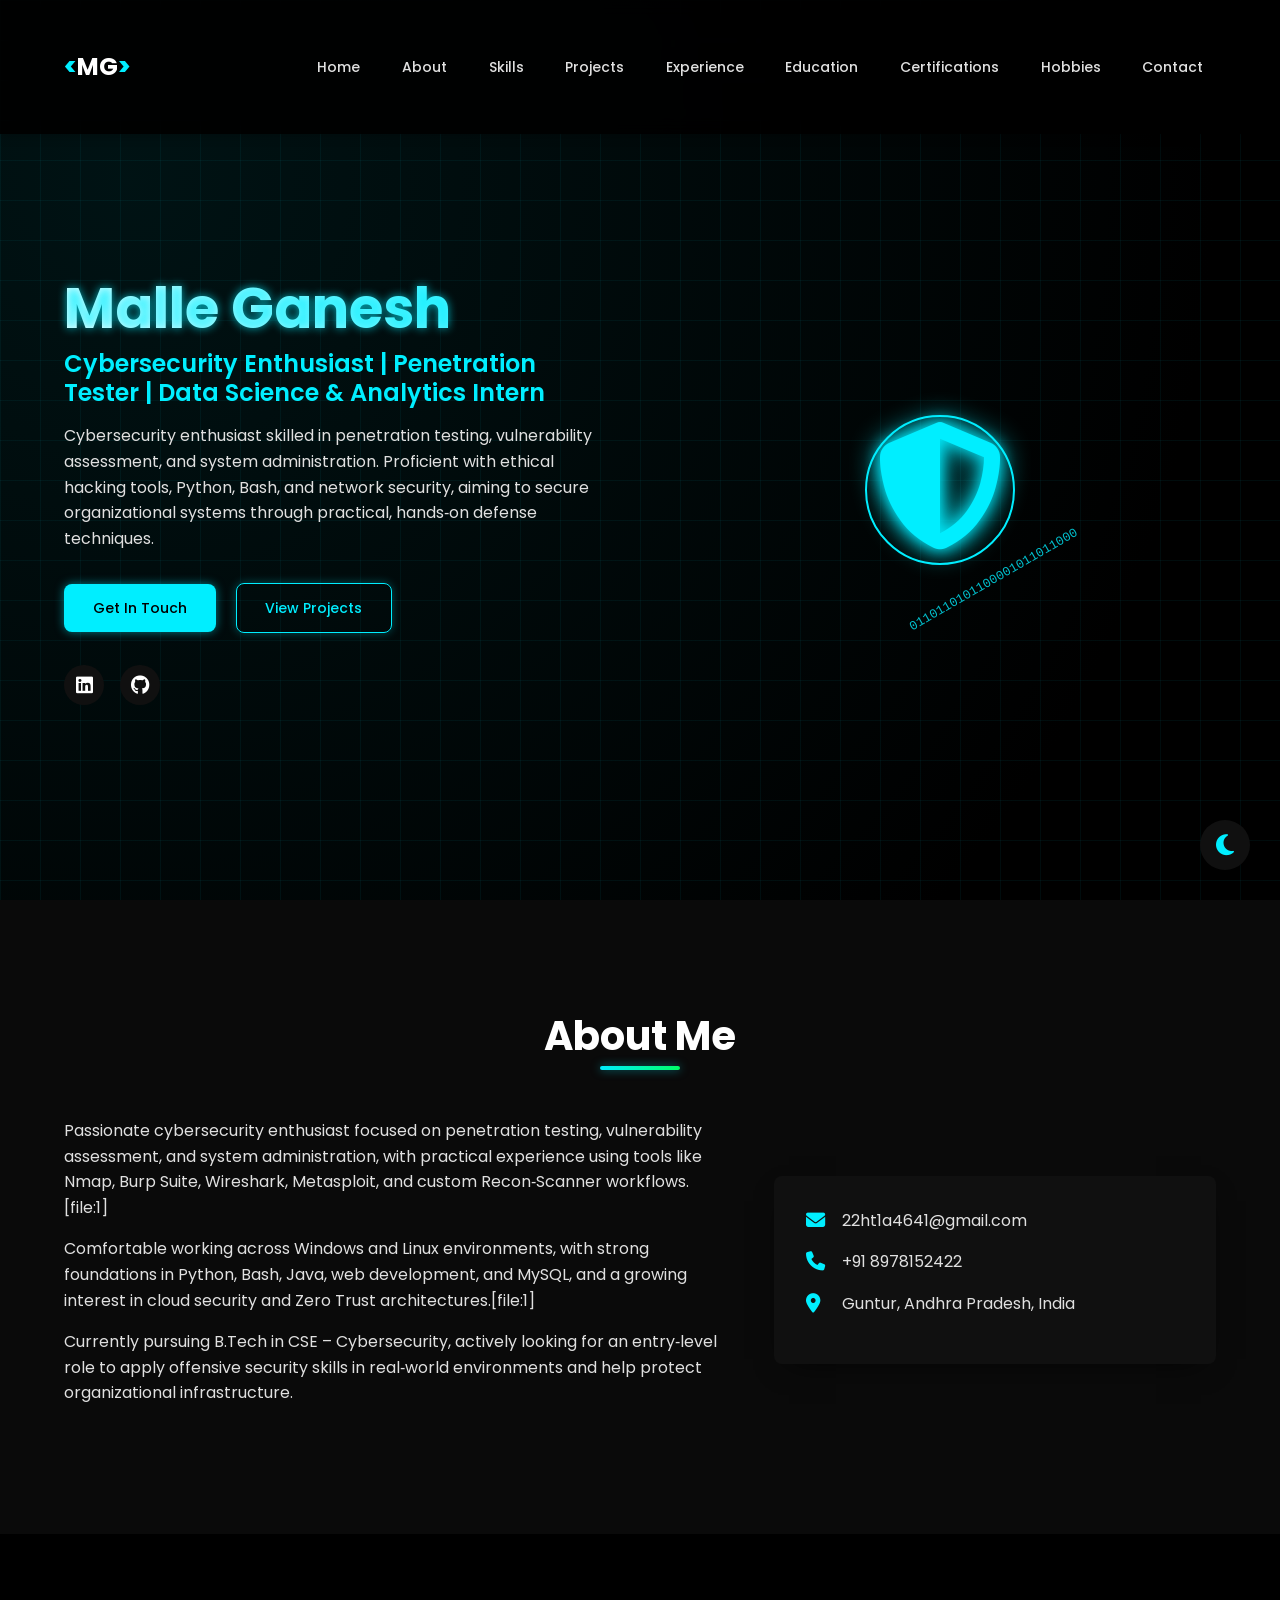
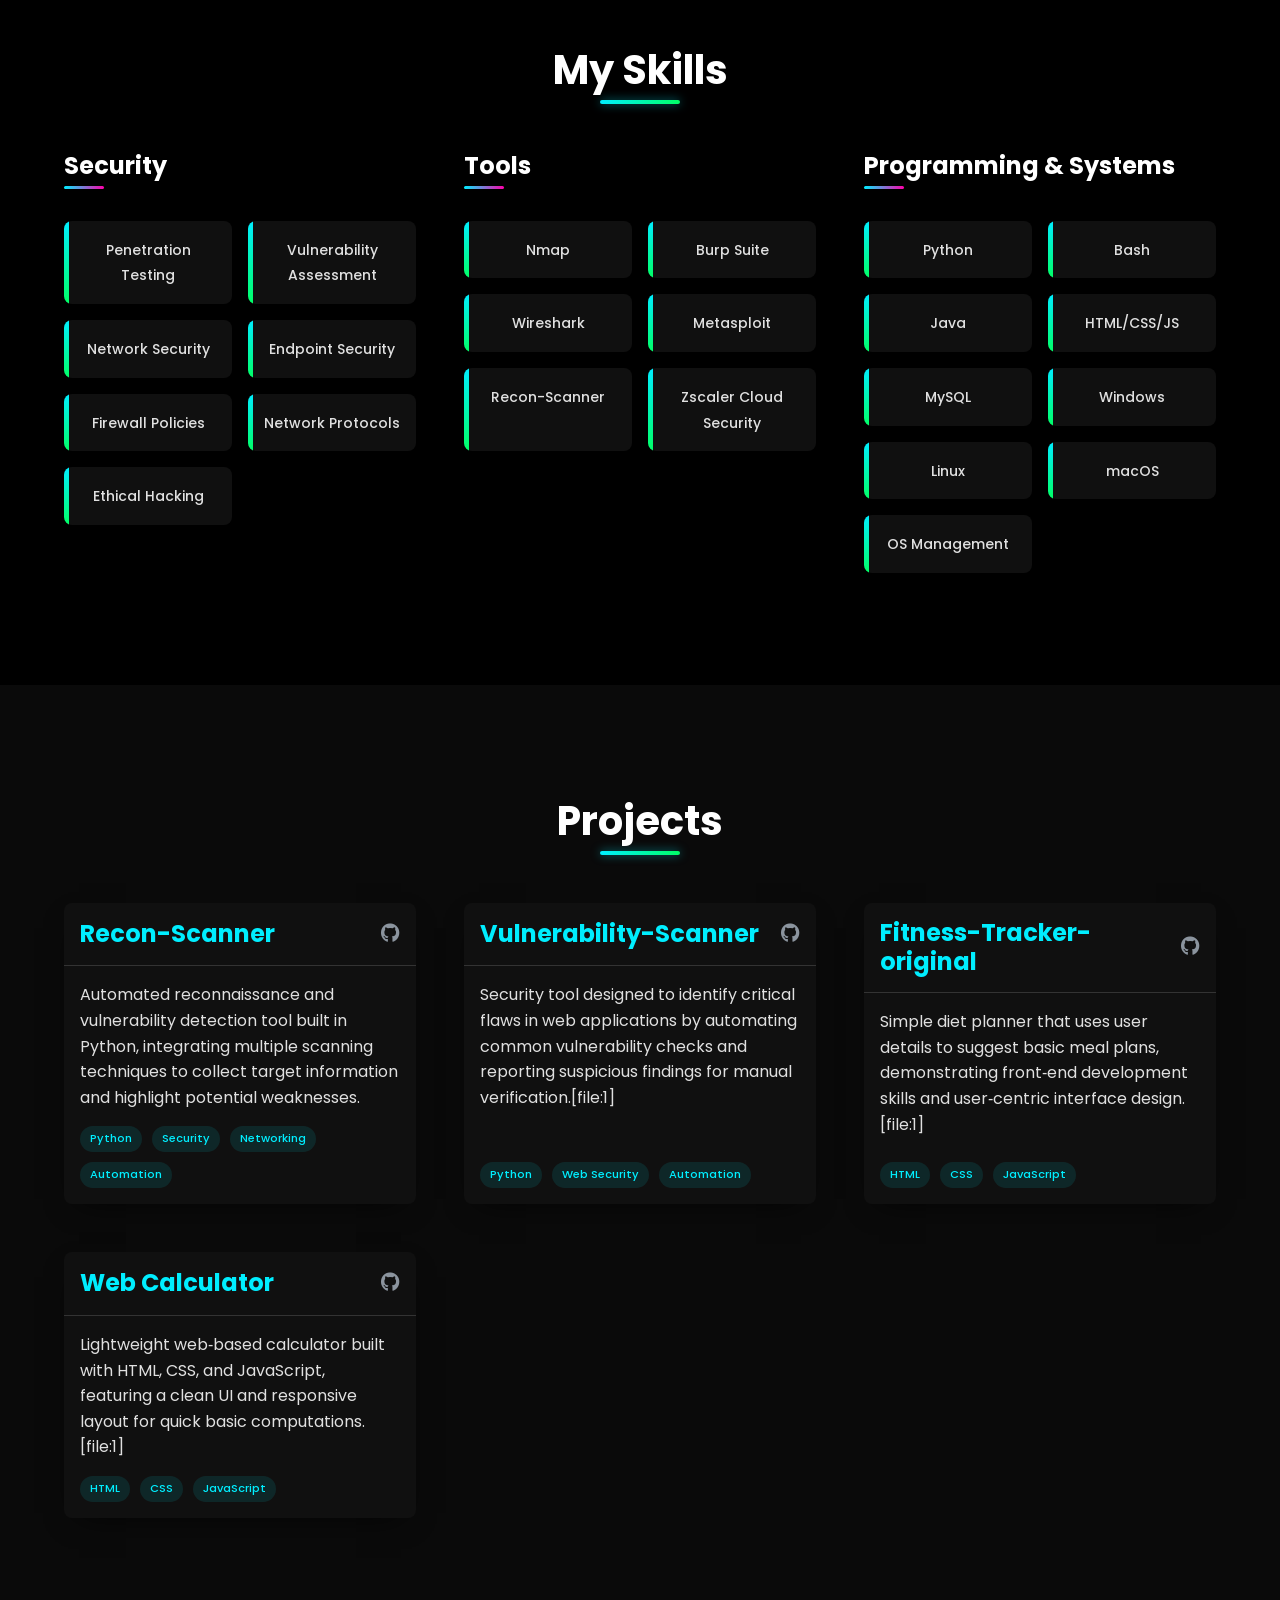
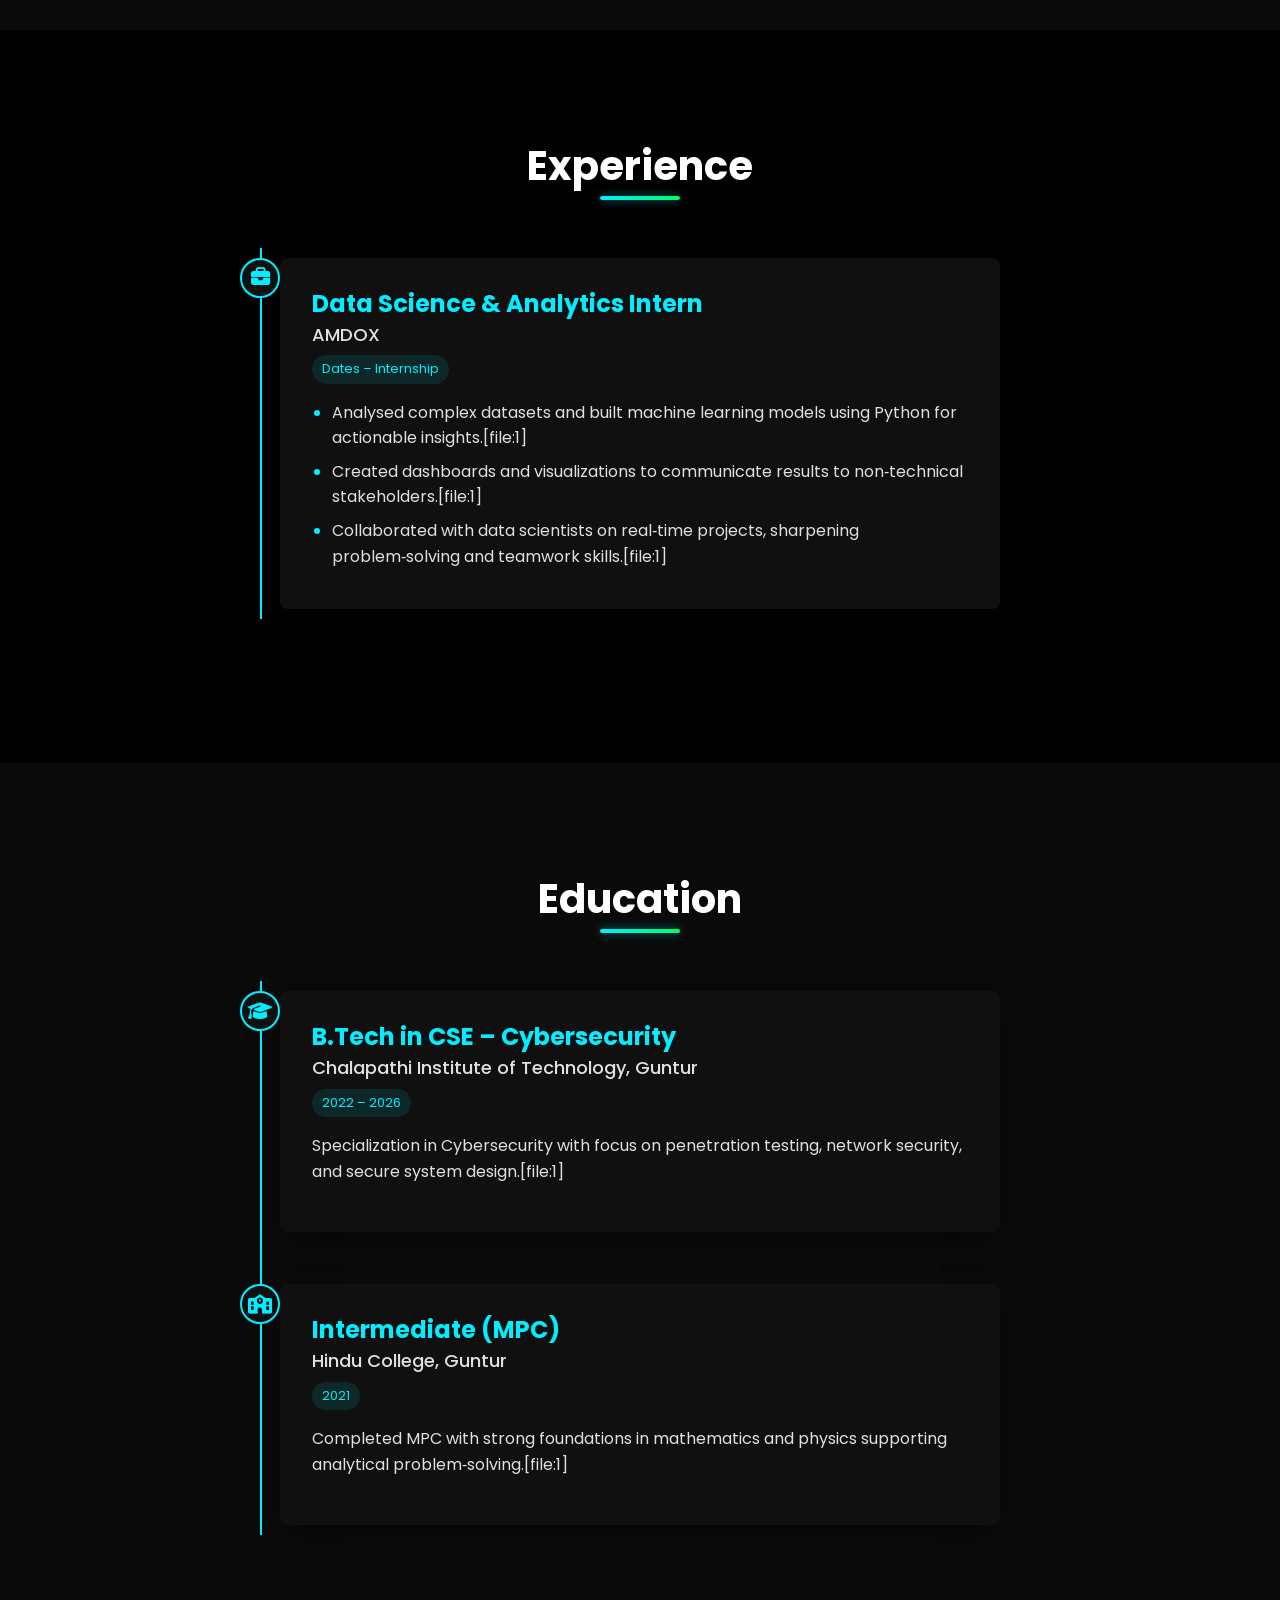
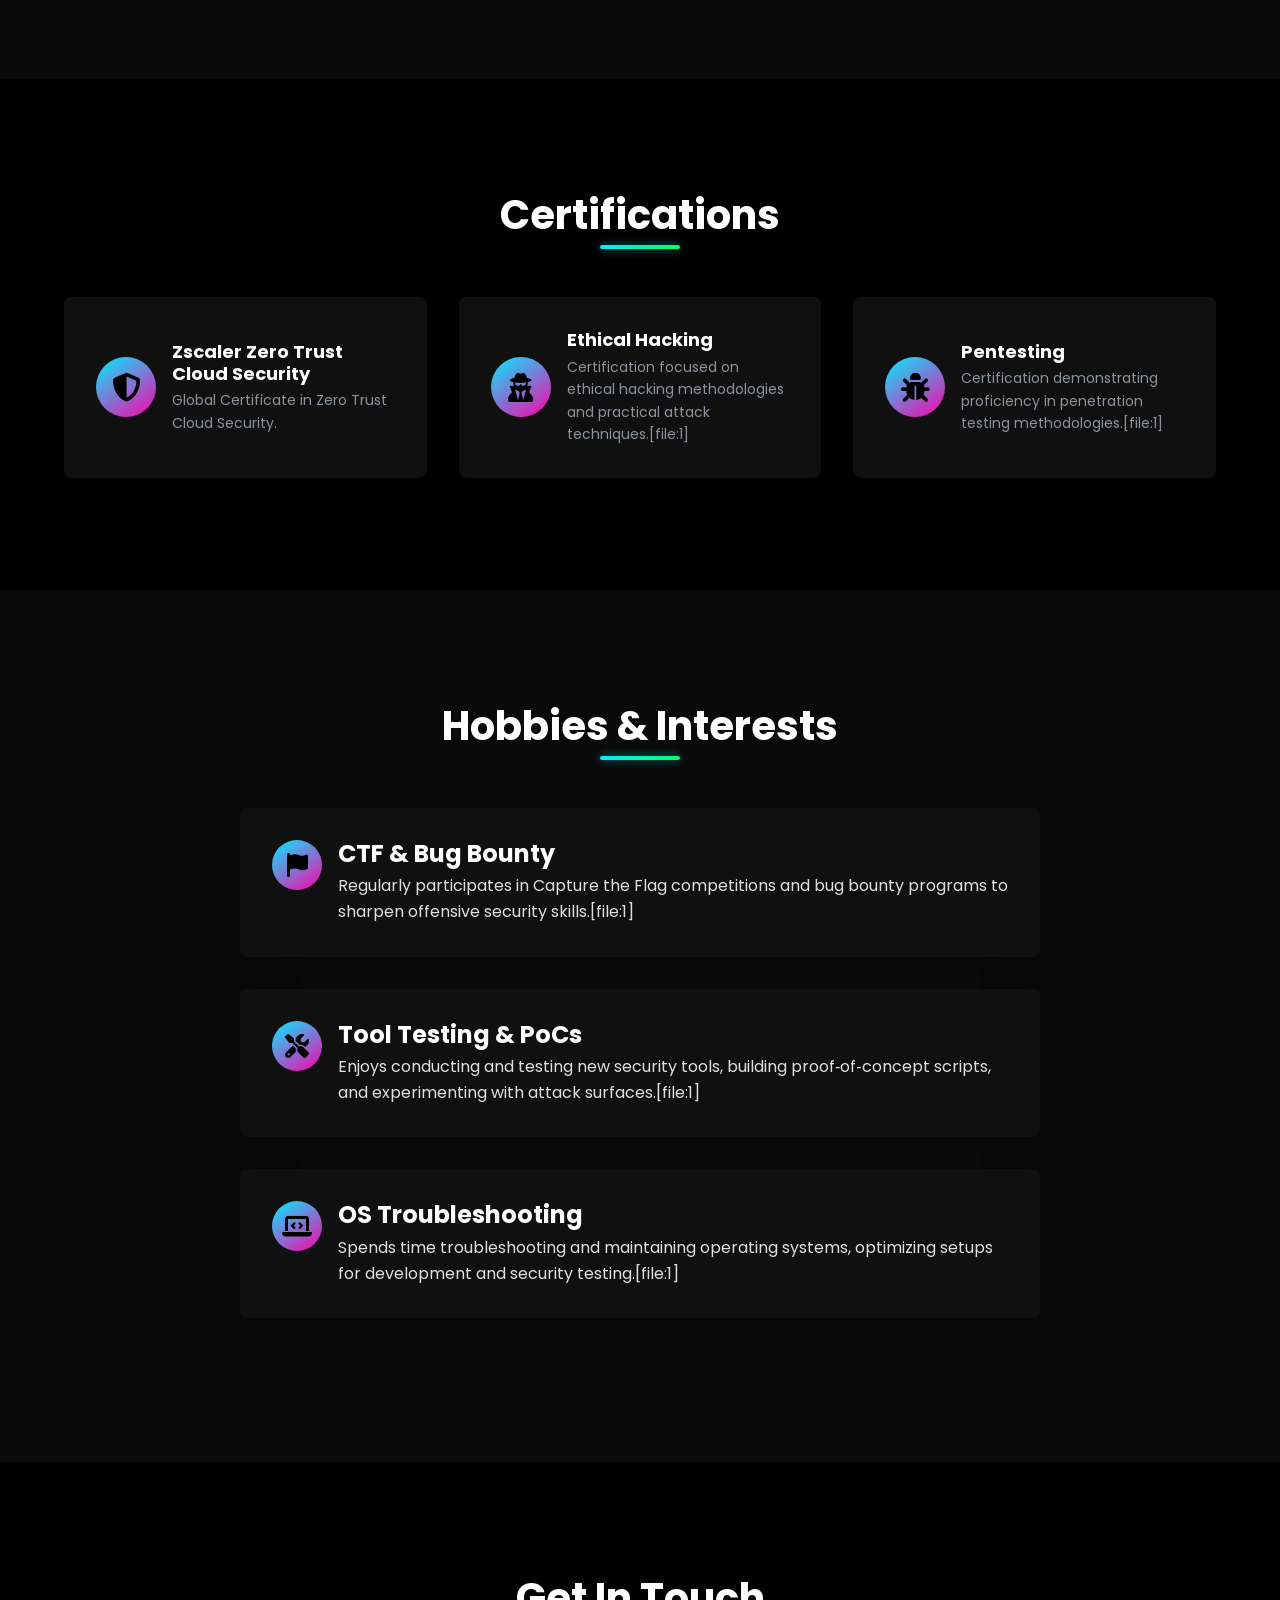
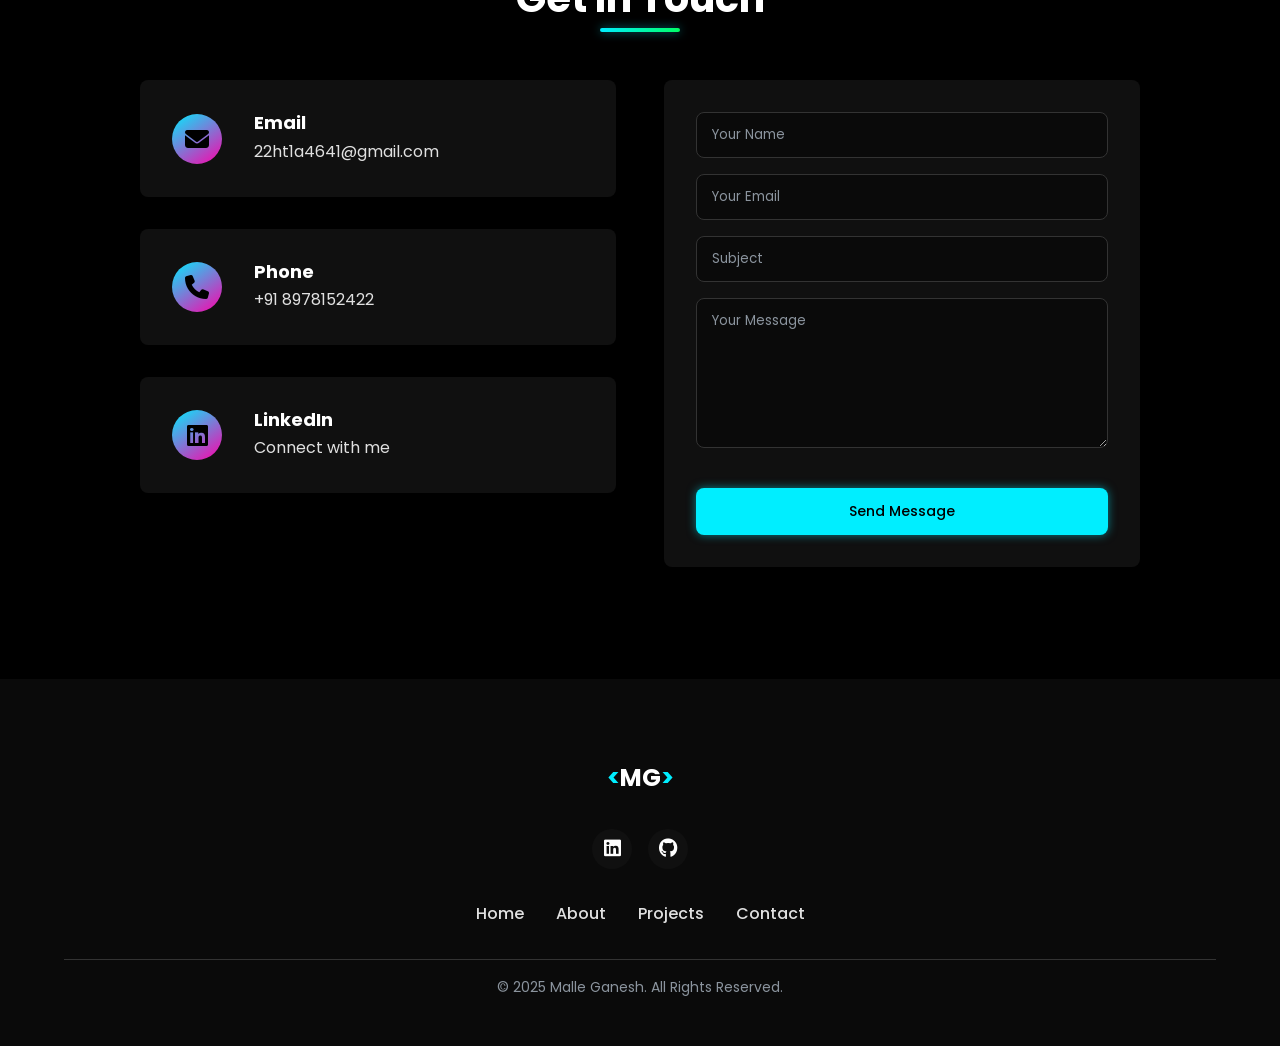
<file: Portfolio/index.html>
<!DOCTYPE html>
<html lang="en">
<head>
  <meta charset="UTF-8" />
  <meta name="viewport" content="width=device-width, initial-scale=1.0" />
  <title>Malle Ganesh – Cybersecurity Enthusiast</title>
  <link rel="stylesheet" href="style.css" />
  <link
    rel="stylesheet"
    href="https://cdnjs.cloudflare.com/ajax/libs/font-awesome/6.5.1/css/all.min.css"
  />
  <link
    href="https://fonts.googleapis.com/css2?family=Poppins:wght@300;400;500;600;700;800&display=swap"
    rel="stylesheet"
  />
</head>
<body>
  <!-- Header Navigation -->
  <header>
    <div class="container">
      <nav>
        <div class="logo">
          <a href="#home"><span>&lt;</span>MG<span>&gt;</span></a>
        </div>
        <ul class="nav-links">
          <li><a href="#home">Home</a></li>
          <li><a href="#about">About</a></li>
          <li><a href="#skills">Skills</a></li>
          <li><a href="#projects">Projects</a></li>
          <li><a href="#experience">Experience</a></li>
          <li><a href="#education">Education</a></li>
          <li><a href="#certifications">Certifications</a></li>
          <li><a href="#hobbies">Hobbies</a></li>
          <li><a href="#contact">Contact</a></li>
        </ul>
        <div class="hamburger">
          <div class="line"></div>
          <div class="line"></div>
          <div class="line"></div>
        </div>
      </nav>
    </div>
  </header>

  <!-- Hero Section -->
  <section id="home" class="hero">
    <div class="container">
      <div class="hero-content">
        <div class="hero-text">
          <h1>Malle Ganesh</h1>
          <h2>Cybersecurity Enthusiast | Penetration Tester | Data Science & Analytics Intern</h2>
          <p>
            Cybersecurity enthusiast skilled in penetration testing, vulnerability assessment,
            and system administration. Proficient with ethical hacking tools, Python, Bash,
            and network security, aiming to secure organizational systems through practical,
            hands‑on defense techniques.
          </p>
          <div class="cta-buttons">
            <a href="#contact" class="btn primary-btn">Get In Touch</a>
            <a href="#projects" class="btn secondary-btn">View Projects</a>
          </div>
          <div class="social-icons">
            <!-- replace # with your actual profiles -->
            <a href="#" target="_blank"><i class="fab fa-linkedin"></i></a>
            <a href="#" target="_blank"><i class="fab fa-github"></i></a>
            <!-- add more if you have e.g. TryHackMe/Medium -->
          </div>
        </div>
        <div class="hero-image">
          <div class="security-graphic">
            <div class="shield">
              <i class="fas fa-shield-alt"></i>
            </div>
            <div class="ripple"></div>
            <div class="binary">01101101 01100001 01101100 01101100 01100101 00100000 01100111 01100001 01101110 01100101 01110011 01101000</div>
          </div>
        </div>
      </div>
    </div>
  </section>

  <!-- About Section -->
  <section id="about" class="about">
    <div class="container">
      <div class="section-header">
        <h2>About Me</h2>
        <div class="underline"></div>
      </div>
      <div class="about-content">
        <div class="about-text">
          <p>
            Passionate cybersecurity enthusiast focused on penetration testing, vulnerability
            assessment, and system administration, with practical experience using tools like
            Nmap, Burp Suite, Wireshark, Metasploit, and custom Recon‑Scanner workflows.[file:1]
          </p>
          <p>
            Comfortable working across Windows and Linux environments, with strong foundations
            in Python, Bash, Java, web development, and MySQL, and a growing interest in cloud
            security and Zero Trust architectures.[file:1]
          </p>
          <p>
            Currently pursuing B.Tech in CSE – Cybersecurity, actively looking for an entry‑level
            role to apply offensive security skills in real‑world environments and help protect
            organizational infrastructure.
          </p>
        </div>
        <div class="contact-info">
          <div class="contact-item">
            <i class="fas fa-envelope"></i>
            <span>22ht1a4641@gmail.com</span>
          </div>
          <div class="contact-item">
            <i class="fas fa-phone"></i>
            <span>+91 8978152422</span>
          </div>
          <div class="contact-item">
            <i class="fas fa-map-marker-alt"></i>
            <span>Guntur, Andhra Pradesh, India</span>
          </div>
        </div>
      </div>
    </div>
  </section>

  <!-- Skills Section -->
  <section id="skills" class="skills">
    <div class="container">
      <div class="section-header">
        <h2>My Skills</h2>
        <div class="underline"></div>
      </div>
      <div class="skills-container">
        <div class="skill-category">
          <h3>Security</h3>
          <div class="skills-grid">
            <div class="skill-item"><span>Penetration Testing</span></div>
            <div class="skill-item"><span>Vulnerability Assessment</span></div>
            <div class="skill-item"><span>Network Security</span></div>
            <div class="skill-item"><span>Endpoint Security</span></div>
            <div class="skill-item"><span>Firewall Policies</span></div>
            <div class="skill-item"><span>Network Protocols</span></div>
            <div class="skill-item"><span>Ethical Hacking</span></div>
          </div>
        </div>
        <div class="skill-category">
          <h3>Tools</h3>
          <div class="skills-grid">
            <div class="skill-item"><span>Nmap</span></div>
            <div class="skill-item"><span>Burp Suite</span></div>
            <div class="skill-item"><span>Wireshark</span></div>
            <div class="skill-item"><span>Metasploit</span></div>
            <div class="skill-item"><span>Recon-Scanner</span></div>
            <div class="skill-item"><span>Zscaler Cloud Security</span></div>
          </div>
        </div>
        <div class="skill-category">
          <h3>Programming & Systems</h3>
          <div class="skills-grid">
            <div class="skill-item"><span>Python</span></div>
            <div class="skill-item"><span>Bash</span></div>
            <div class="skill-item"><span>Java</span></div>
            <div class="skill-item"><span>HTML/CSS/JS</span></div>
            <div class="skill-item"><span>MySQL</span></div>
            <div class="skill-item"><span>Windows</span></div>
            <div class="skill-item"><span>Linux</span></div>
            <div class="skill-item"><span>macOS</span></div>
            <div class="skill-item"><span>OS Management</span></div>
          </div>
        </div>
      </div>
    </div>
  </section>

  <!-- Projects Section -->
  <section id="projects" class="projects">
    <div class="container">
      <div class="section-header">
        <h2>Projects</h2>
        <div class="underline"></div>
      </div>
      <div class="projects-grid">
        <!-- Recon-Scanner -->
        <div class="project-card">
          <div class="project-header">
            <h3>Recon-Scanner</h3>
            <div class="project-links">
              <a href="#" target="_blank"><i class="fab fa-github"></i></a>
            </div>
          </div>
          <div class="project-body">
            <p class="project-description">
              Automated reconnaissance and vulnerability detection tool built in Python,
              integrating multiple scanning techniques to collect target information and
              highlight potential weaknesses.
            </p>
            <div class="project-tech">
              <span>Python</span>
              <span>Security</span>
              <span>Networking</span>
              <span>Automation</span>
            </div>
          </div>
        </div>

        <!-- Vulnerability Scanner -->
        <div class="project-card">
          <div class="project-header">
            <h3>Vulnerability-Scanner</h3>
            <div class="project-links">
              <a href="#" target="_blank"><i class="fab fa-github"></i></a>
            </div>
          </div>
          <div class="project-body">
            <p class="project-description">
              Security tool designed to identify critical flaws in web applications by
              automating common vulnerability checks and reporting suspicious findings
              for manual verification.[file:1]
            </p>
            <div class="project-tech">
              <span>Python</span>
              <span>Web Security</span>
              <span>Automation</span>
            </div>
          </div>
        </div>

        <!-- Fitness Tracker -->
        <div class="project-card">
          <div class="project-header">
            <h3>Fitness-Tracker-original</h3>
            <div class="project-links">
              <a href="#" target="_blank"><i class="fab fa-github"></i></a>
            </div>
          </div>
          <div class="project-body">
            <p class="project-description">
              Simple diet planner that uses user details to suggest basic meal plans,
              demonstrating front‑end development skills and user‑centric interface design.[file:1]
            </p>
            <div class="project-tech">
              <span>HTML</span>
              <span>CSS</span>
              <span>JavaScript</span>
            </div>
          </div>
        </div>

        <!-- Calculator -->
        <div class="project-card">
          <div class="project-header">
            <h3>Web Calculator</h3>
            <div class="project-links">
              <a href="#" target="_blank"><i class="fab fa-github"></i></a>
            </div>
          </div>
          <div class="project-body">
            <p class="project-description">
              Lightweight web‑based calculator built with HTML, CSS, and JavaScript,
              featuring a clean UI and responsive layout for quick basic computations.[file:1]
            </p>
            <div class="project-tech">
              <span>HTML</span>
              <span>CSS</span>
              <span>JavaScript</span>
            </div>
          </div>
        </div>
      </div>
    </div>
  </section>

  <!-- Experience Section -->
  <section id="experience" class="experience">
    <div class="container">
      <div class="section-header">
        <h2>Experience</h2>
        <div class="underline"></div>
      </div>
      <div class="timeline">
        <div class="timeline-item">
          <div class="timeline-icon">
            <i class="fas fa-briefcase"></i>
          </div>
          <div class="timeline-content">
            <h3>Data Science & Analytics Intern</h3>
            <h4>AMDOX</h4>
            <span class="timeline-date">Dates – Internship</span>
            <ul>
              <li>Analysed complex datasets and built machine learning models using Python for actionable insights.[file:1]</li>
              <li>Created dashboards and visualizations to communicate results to non‑technical stakeholders.[file:1]</li>
              <li>Collaborated with data scientists on real‑time projects, sharpening problem‑solving and teamwork skills.[file:1]</li>
            </ul>
          </div>
        </div>
      </div>
    </div>
  </section>

  <!-- Education Section -->
  <section id="education" class="education">
    <div class="container">
      <div class="section-header">
        <h2>Education</h2>
        <div class="underline"></div>
      </div>
      <div class="timeline">
        <div class="timeline-item">
          <div class="timeline-icon">
            <i class="fas fa-graduation-cap"></i>
          </div>
          <div class="timeline-content">
            <h3>B.Tech in CSE – Cybersecurity</h3>
            <h4>Chalapathi Institute of Technology, Guntur</h4>
            <span class="timeline-date">2022 – 2026</span>
            <p>Specialization in Cybersecurity with focus on penetration testing, network security, and secure system design.[file:1]</p>
          </div>
        </div>
        <div class="timeline-item">
          <div class="timeline-icon">
            <i class="fas fa-school"></i>
          </div>
          <div class="timeline-content">
            <h3>Intermediate (MPC)</h3>
            <h4>Hindu College, Guntur</h4>
            <span class="timeline-date">2021</span>
            <p>Completed MPC with strong foundations in mathematics and physics supporting analytical problem‑solving.[file:1]</p>
          </div>
        </div>
      </div>
    </div>
  </section>

  <!-- Certifications Section -->
  <section id="certifications" class="certifications">
    <div class="container">
      <div class="section-header">
        <h2>Certifications</h2>
        <div class="underline"></div>
      </div>
      <div class="certifications-grid">
        <div class="certification-card">
          <div class="certification-logo">
            <i class="fas fa-shield-alt"></i>
          </div>
          <div class="certification-content">
            <h3>Zscaler Zero Trust Cloud Security</h3>
            <p>Global Certificate in Zero Trust Cloud Security.</p>
          </div>
        </div>
        <div class="certification-card">
          <div class="certification-logo">
            <i class="fas fa-user-secret"></i>
          </div>
          <div class="certification-content">
            <h3>Ethical Hacking</h3>
            <p>Certification focused on ethical hacking methodologies and practical attack techniques.[file:1]</p>
          </div>
        </div>
        <div class="certification-card">
          <div class="certification-logo">
            <i class="fas fa-bug"></i>
          </div>
          <div class="certification-content">
            <h3>Pentesting</h3>
            <p>Certification demonstrating proficiency in penetration testing methodologies.[file:1]</p>
          </div>
        </div>
      </div>
    </div>
  </section>

  <!-- Hobbies & Interests -->
  <section id="hobbies" class="achievements">
    <div class="container">
      <div class="section-header">
        <h2>Hobbies & Interests</h2>
        <div class="underline"></div>
      </div>
      <div class="achievements-list">
        <div class="achievement-item">
          <div class="achievement-icon">
            <i class="fas fa-flag"></i>
          </div>
          <div class="achievement-content">
            <h3>CTF & Bug Bounty</h3>
            <p>Regularly participates in Capture the Flag competitions and bug bounty programs to sharpen offensive security skills.[file:1]</p>
          </div>
        </div>
        <div class="achievement-item">
          <div class="achievement-icon">
            <i class="fas fa-tools"></i>
          </div>
          <div class="achievement-content">
            <h3>Tool Testing & PoCs</h3>
            <p>Enjoys conducting and testing new security tools, building proof‑of‑concept scripts, and experimenting with attack surfaces.[file:1]</p>
          </div>
        </div>
        <div class="achievement-item">
          <div class="achievement-icon">
            <i class="fas fa-laptop-code"></i>
          </div>
          <div class="achievement-content">
            <h3>OS Troubleshooting</h3>
            <p>Spends time troubleshooting and maintaining operating systems, optimizing setups for development and security testing.[file:1]</p>
          </div>
        </div>
      </div>
    </div>
  </section>

  <!-- Contact Section -->
  <section id="contact" class="contact">
    <div class="container">
      <div class="section-header">
        <h2>Get In Touch</h2>
        <div class="underline"></div>
      </div>
      <div class="contact-container">
        <div class="contact-info-container">
          <div class="contact-info-item">
            <div class="icon">
              <i class="fas fa-envelope"></i>
            </div>
            <div class="text">
              <h3>Email</h3>
              <p>22ht1a4641@gmail.com</p>
            </div>
          </div>
          <div class="contact-info-item">
            <div class="icon">
              <i class="fas fa-phone"></i>
            </div>
            <div class="text">
              <h3>Phone</h3>
              <p>+91 8978152422</p>
            </div>
          </div>
          <div class="contact-info-item">
            <div class="icon">
              <i class="fab fa-linkedin"></i>
            </div>
            <div class="text">
              <h3>LinkedIn</h3>
              <p><a href="#" target="_blank">Connect with me</a></p>
            </div>
          </div>
        </div>
        <div class="contact-form-container">
          <form id="contact-form">
            <div class="form-group">
              <input type="text" id="name" placeholder="Your Name" required />
            </div>
            <div class="form-group">
              <input type="email" id="email" placeholder="Your Email" required />
            </div>
            <div class="form-group">
              <input type="text" id="subject" placeholder="Subject" required />
            </div>
            <div class="form-group">
              <textarea id="message" placeholder="Your Message" required></textarea>
            </div>
            <button type="submit" class="btn primary-btn">Send Message</button>
          </form>
        </div>
      </div>
    </div>
  </section>

  <!-- Footer -->
  <footer>
    <div class="container">
      <div class="footer-content">
        <div class="footer-logo">
          <a href="#home"><span>&lt;</span>MG<span>&gt;</span></a>
        </div>
        <div class="footer-social">
          <a href="#" target="_blank"><i class="fab fa-linkedin"></i></a>
          <a href="#" target="_blank"><i class="fab fa-github"></i></a>
        </div>
        <div class="footer-links">
          <a href="#home">Home</a>
          <a href="#about">About</a>
          <a href="#projects">Projects</a>
          <a href="#contact">Contact</a>
        </div>
        <div class="footer-bottom">
          <p>&copy; 2025 Malle Ganesh. All Rights Reserved.</p>
        </div>
      </div>
    </div>
  </footer>

  <!-- Theme toggle -->
  <div class="theme-toggle">
    <i class="fas fa-moon"></i>
    <i class="fas fa-sun"></i>
  </div>

  <script src="script.js"></script>
</body>
</html>
</file>
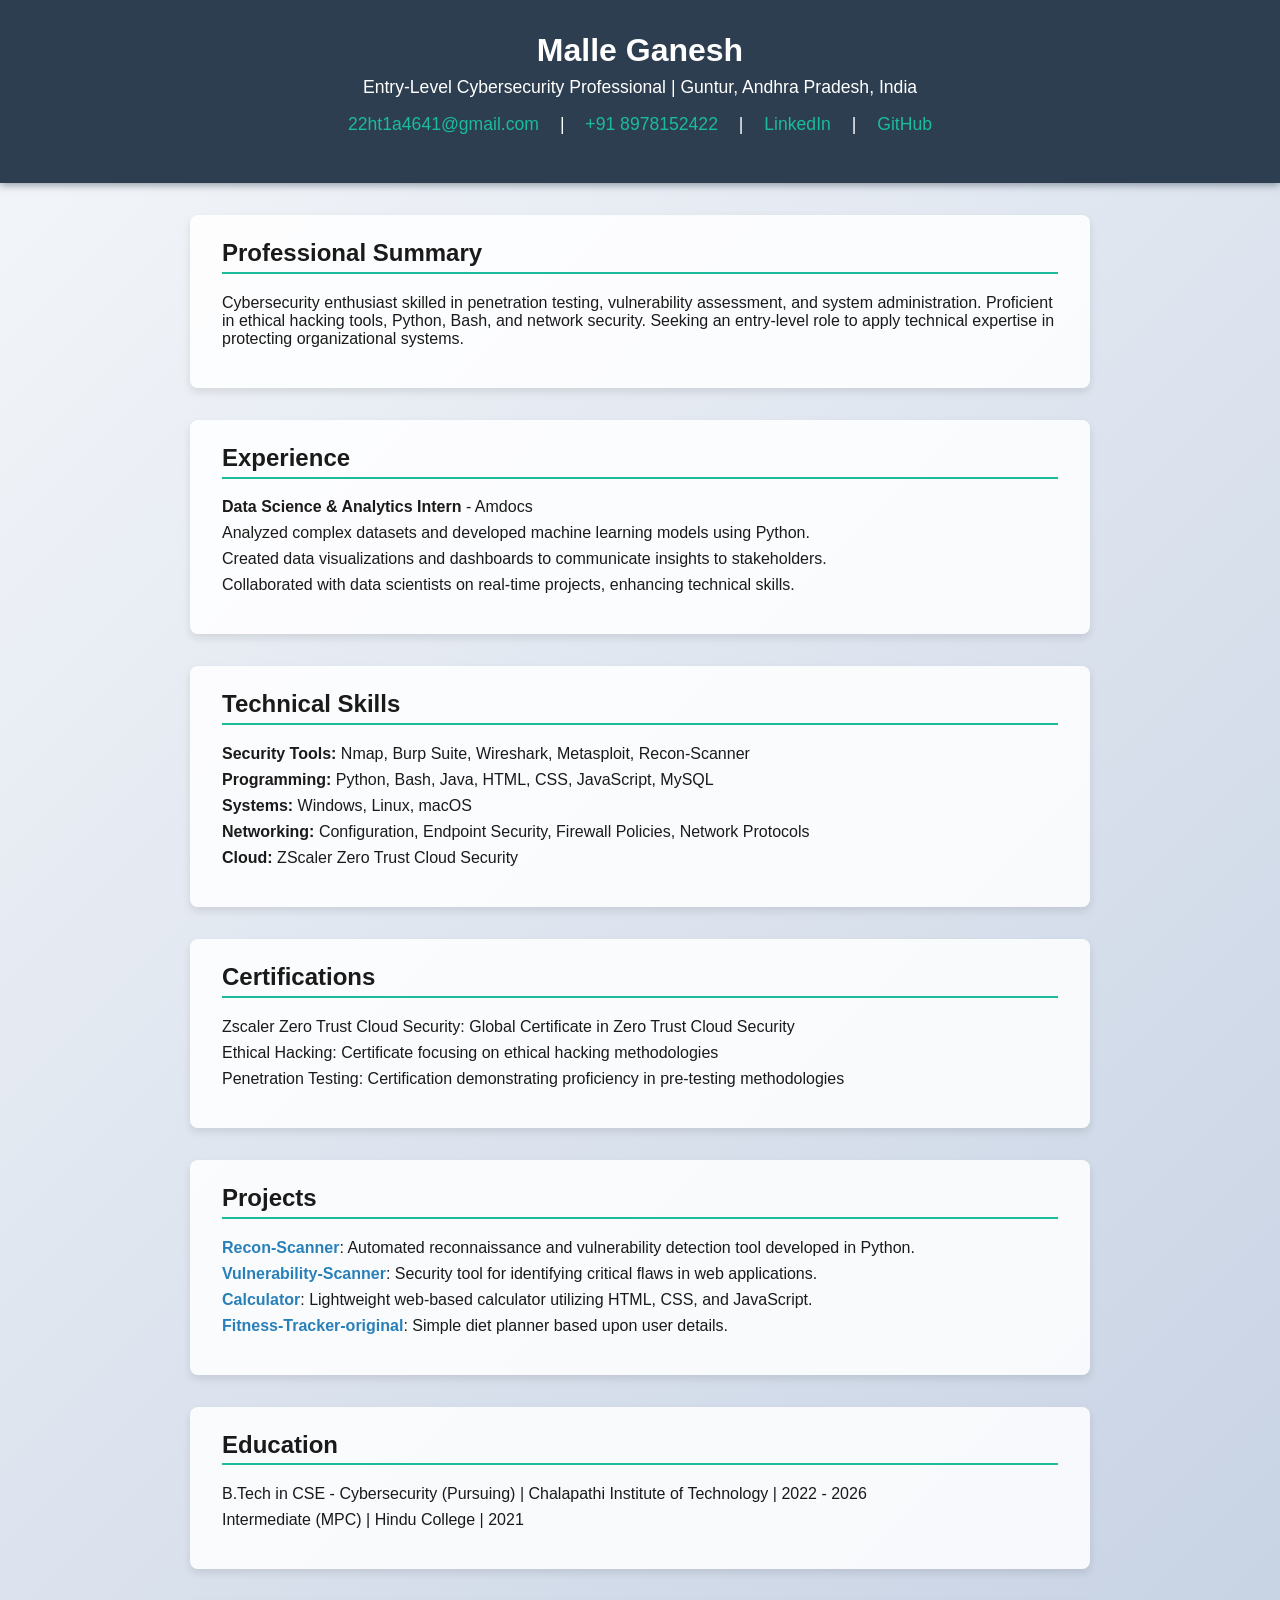
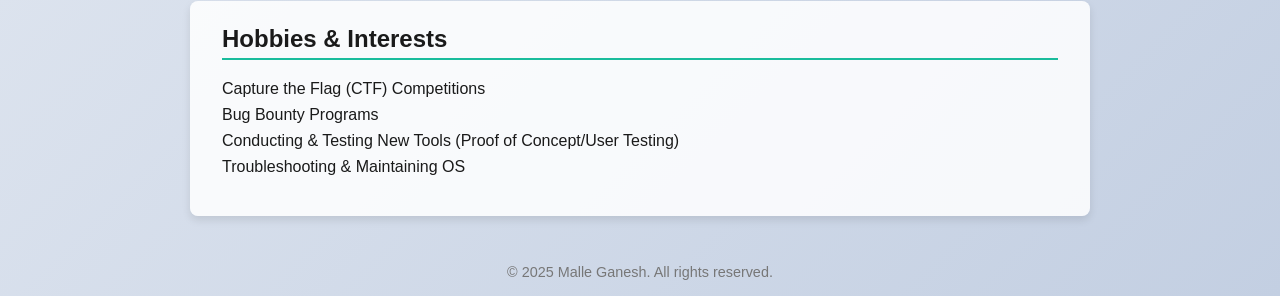
<file: portfolio1.html>
<!DOCTYPE html>
<html lang="en">
<head>
<meta charset="UTF-8" />
<meta name="viewport" content="width=device-width, initial-scale=1" />
<title>Malle Ganesh - Cybersecurity Portfolio</title>
<style>
  /* Base Styles */
  body {
    font-family: 'Segoe UI', Tahoma, Geneva, Verdana, sans-serif;
    background: linear-gradient(135deg, #f5f7fa 0%, #c3cfe2 100%);
    color: #1a1a1a;
    margin: 0; padding: 0;
  }
  header {
    background-color: #2c3e50;
    color: white;
    padding: 2rem;
    text-align: center;
    box-shadow: 0 2px 8px rgba(44, 62, 80, 0.5);
  }
  header h1 {
    margin: 0;
    font-weight: 700;
  }
  header p {
    margin: 0.5rem 0 1rem;
    font-size: 1.1rem;
  }
  header a {
    color: #1abc9c;
    margin: 0 1rem;
    text-decoration: none;
    transition: color 0.3s ease;
  }
  header a:hover {
    color: #16a085;
  }
  main {
    max-width: 900px;
    margin: 2rem auto;
    padding: 0 1rem;
  }
  section {
    background-color: rgba(255, 255, 255, 0.85);
    border-radius: 8px;
    padding: 1.5rem 2rem;
    margin-bottom: 2rem;
    box-shadow: 0 4px 8px rgba(0, 0, 0, 0.1);
    opacity: 0;
    transform: translateY(40px);
    animation-fill-mode: forwards;
  }
  section:nth-child(odd) {
    animation: slideUp 0.8s ease forwards;
  }
  section:nth-child(even) {
    animation: slideUp 0.8s ease forwards;
    animation-delay: 0.3s;
  }
  @keyframes slideUp {
    to {
      opacity: 1;
      transform: translateY(0);
    }
  }
  h2 {
    border-bottom: 2px solid #1abc9c;
    padding-bottom: 0.3rem;
    margin-top: 0;
  }
  ul {
    list-style: none;
    padding-left: 0;
  }
  li {
    margin-bottom: 0.5rem;
  }
  a.project-link {
    color: #2980b9;
    font-weight: 600;
    text-decoration: none;
  }
  a.project-link:hover {
    text-decoration: underline;
  }
  footer {
    text-align: center;
    padding: 1rem 0;
    color: #777;
    font-size: 0.9rem;
  }
  @media (max-width: 600px) {
    main {
      margin: 1rem;
    }
  }
</style>
</head>
<body>
<header>
  <h1>Malle Ganesh</h1>
  <p>Entry-Level Cybersecurity Professional | Guntur, Andhra Pradesh, India</p>
  <p>
    <a href="mailto:22ht1a4641@gmail.com">22ht1a4641@gmail.com</a> | 
    <a href="tel:+918978152422">+91 8978152422</a> | 
    <a href="https://www.linkedin.com/in/malle-ganesh-2a43062ba" target="_blank">LinkedIn</a> | 
    <a href="https://github.com/deadpool7641" target="_blank">GitHub</a>
  </p>
</header>
<main>
  <section>
    <h2>Professional Summary</h2>
    <p>Cybersecurity enthusiast skilled in penetration testing, vulnerability assessment, and system administration. Proficient in ethical hacking tools, Python, Bash, and network security. Seeking an entry-level role to apply technical expertise in protecting organizational systems.</p>
  </section>

  <section>
    <h2>Experience</h2>
    <ul>
      <li><strong>Data Science & Analytics Intern</strong> - Amdocs</li>
      <ul>
        <li>Analyzed complex datasets and developed machine learning models using Python.</li>
        <li>Created data visualizations and dashboards to communicate insights to stakeholders.</li>
        <li>Collaborated with data scientists on real-time projects, enhancing technical skills.</li>
      </ul>
    </ul>
  </section>

  <section>
    <h2>Technical Skills</h2>
    <ul>
      <li><strong>Security Tools:</strong> Nmap, Burp Suite, Wireshark, Metasploit, Recon-Scanner</li>
      <li><strong>Programming:</strong> Python, Bash, Java, HTML, CSS, JavaScript, MySQL</li>
      <li><strong>Systems:</strong> Windows, Linux, macOS</li>
      <li><strong>Networking:</strong> Configuration, Endpoint Security, Firewall Policies, Network Protocols</li>
      <li><strong>Cloud:</strong> ZScaler Zero Trust Cloud Security</li>
    </ul>
  </section>

  <section>
    <h2>Certifications</h2>
    <ul>
      <li>Zscaler Zero Trust Cloud Security: Global Certificate in Zero Trust Cloud Security</li>
      <li>Ethical Hacking: Certificate focusing on ethical hacking methodologies</li>
      <li>Penetration Testing: Certification demonstrating proficiency in pre-testing methodologies</li>
    </ul>
  </section>

  <section>
    <h2>Projects</h2>
    <ul>
      <li><a href="https://github.com/deadpool7641/Recon-Scanner" class="project-link" target="_blank">Recon-Scanner</a>: Automated reconnaissance and vulnerability detection tool developed in Python.</li>
      <li><a href="https://github.com/deadpool7641/vulnerability-scanner" class="project-link" target="_blank">Vulnerability-Scanner</a>: Security tool for identifying critical flaws in web applications.</li>
      <li><a href="https://github.com/deadpool7641/calculator" class="project-link" target="_blank">Calculator</a>: Lightweight web-based calculator utilizing HTML, CSS, and JavaScript.</li>
      <li><a href="https://github.com/deadpool7641/Fitness-Tracker-original" class="project-link" target="_blank">Fitness-Tracker-original</a>: Simple diet planner based upon user details.</li>
    </ul>
  </section>

  <section>
    <h2>Education</h2>
    <ul>
      <li>B.Tech in CSE - Cybersecurity (Pursuing) | Chalapathi Institute of Technology | 2022 - 2026</li>
      <li>Intermediate (MPC) | Hindu College | 2021</li>
    </ul>
  </section>

  <section>
    <h2>Hobbies & Interests</h2>
    <ul>
      <li>Capture the Flag (CTF) Competitions</li>
      <li>Bug Bounty Programs</li>
      <li>Conducting & Testing New Tools (Proof of Concept/User Testing)</li>
      <li>Troubleshooting & Maintaining OS</li>
    </ul>
  </section>
</main>
<footer>
  &copy; 2025 Malle Ganesh. All rights reserved.
</footer>
</body>
</html>
</file>
<file: style.css>
/* ==========================================================================
   Malle Ganesh Portfolio — High-Craft Engineering Design System (2026)
   Supports Dark (default) & Light themes via [data-theme]
   ========================================================================== */

:root,
[data-theme="dark"] {
  --bg-main: #060911;
  --bg-alt: #0a0f1c;
  --bg-surface: rgba(15, 22, 38, 0.72);
  --bg-surface-solid: #0f1626;
  --bg-elevated: #141e33;
  --bg-code: #080c16;

  --text-primary: #f1f5f9;
  --text-secondary: #94a3b8;
  --text-muted: #64748b;

  --accent: #38bdf8;
  --accent-secondary: #818cf8;
  --accent-emerald: #10b981;
  --accent-soft: rgba(56, 189, 248, 0.12);
  --accent-glow: rgba(56, 189, 248, 0.22);

  --border: rgba(148, 163, 184, 0.14);
  --border-strong: rgba(148, 163, 184, 0.28);
  --spotlight: rgba(56, 189, 248, 0.1);

  --header-bg: rgba(6, 9, 17, 0.78);
  --shadow-sm: 0 2px 8px rgba(0, 0, 0, 0.35);
  --shadow-lg: 0 20px 50px rgba(0, 0, 0, 0.55);
}

[data-theme="light"] {
  --bg-main: #f8fafc;
  --bg-alt: #f1f5f9;
  --bg-surface: rgba(255, 255, 255, 0.88);
  --bg-surface-solid: #ffffff;
  --bg-elevated: #f8fafc;
  --bg-code: #0f172a;

  --text-primary: #0f172a;
  --text-secondary: #475569;
  --text-muted: #64748b;

  --accent: #0284c7;
  --accent-secondary: #4f46e5;
  --accent-emerald: #059669;
  --accent-soft: rgba(2, 132, 199, 0.1);
  --accent-glow: rgba(2, 132, 199, 0.18);

  --border: rgba(15, 23, 42, 0.1);
  --border-strong: rgba(15, 23, 42, 0.2);
  --spotlight: rgba(2, 132, 199, 0.08);

  --header-bg: rgba(248, 250, 252, 0.85);
  --shadow-sm: 0 2px 10px rgba(15, 23, 42, 0.05);
  --shadow-lg: 0 20px 45px rgba(15, 23, 42, 0.1);
}

:root {
  --font-display: 'Space Grotesk', system-ui, -apple-system, sans-serif;
  --font-sans: 'Inter', system-ui, -apple-system, sans-serif;
  --font-mono: 'JetBrains Mono', ui-monospace, SFMono-Regular, monospace;
  --radius-sm: 8px;
  --radius-md: 14px;
  --radius-lg: 20px;
  --transition: 0.25s cubic-bezier(0.22, 1, 0.36, 1);
}

*,
*::before,
*::after {
  box-sizing: border-box;
  margin: 0;
  padding: 0;
}

html {
  scroll-behavior: smooth;
  scroll-padding-top: 84px;
}

body {
  font-family: var(--font-sans);
  background-color: var(--bg-main);
  color: var(--text-primary);
  line-height: 1.65;
  -webkit-font-smoothing: antialiased;
  overflow-x: hidden;
  transition: background-color 0.3s ease, color 0.3s ease;
}

a {
  color: inherit;
  text-decoration: none;
  transition: var(--transition);
}

button {
  font-family: inherit;
  cursor: pointer;
  border: none;
  background: none;
  color: inherit;
}

code {
  font-family: var(--font-mono);
  font-size: 0.86em;
  background: var(--accent-soft);
  color: var(--accent);
  padding: 0.12rem 0.42rem;
  border-radius: 5px;
}

ul {
  list-style: none;
}

.container {
  width: 100%;
  max-width: 1180px;
  margin: 0 auto;
  padding: 0 1.5rem;
}

.section {
  padding: 5.5rem 0;
  position: relative;
}

.section-alt {
  background-color: var(--bg-alt);
  border-top: 1px solid var(--border);
  border-bottom: 1px solid var(--border);
}

/* ==========================================================================
   Ambient Background Layers & Scroll Progress
   ========================================================================== */
.scroll-progress {
  position: fixed;
  top: 0;
  left: 0;
  width: 0%;
  height: 2.5px;
  z-index: 950;
  background: linear-gradient(90deg, var(--accent) 0%, var(--accent-secondary) 60%, var(--accent-emerald) 100%);
  pointer-events: none;
  transition: width 0.08s linear;
}

.bg-grid {
  position: fixed;
  inset: 0;
  z-index: -2;
  background-image:
    linear-gradient(to right, var(--border) 1px, transparent 1px),
    linear-gradient(to bottom, var(--border) 1px, transparent 1px);
  background-size: 56px 56px;
  mask-image: radial-gradient(ellipse 80% 60% at 50% 0%, #000 30%, transparent 100%);
  -webkit-mask-image: radial-gradient(ellipse 80% 60% at 50% 0%, #000 30%, transparent 100%);
  opacity: 0.45;
  pointer-events: none;
}

.bg-aurora {
  position: fixed;
  top: -180px;
  left: 50%;
  transform: translateX(-50%);
  width: min(1100px, 100vw);
  height: 520px;
  background:
    radial-gradient(circle at 30% 40%, rgba(56, 189, 248, 0.18), transparent 55%),
    radial-gradient(circle at 70% 35%, rgba(129, 140, 248, 0.15), transparent 55%);
  filter: blur(60px);
  z-index: -1;
  pointer-events: none;
}

/* ==========================================================================
   Typography & Section Headers
   ========================================================================== */
h1, h2, h3, h4 {
  font-family: var(--font-display);
  font-weight: 700;
  letter-spacing: -0.025em;
  line-height: 1.18;
  color: var(--text-primary);
}

.gradient-text {
  background: linear-gradient(120deg, var(--accent) 0%, var(--accent-secondary) 55%, #34d399 100%);
  -webkit-background-clip: text;
  background-clip: text;
  color: transparent;
}

.section-header {
  max-width: 680px;
  margin-bottom: 2.75rem;
}

.section-eyebrow {
  display: inline-block;
  font-family: var(--font-mono);
  font-size: 0.78rem;
  font-weight: 600;
  letter-spacing: 0.08em;
  color: var(--accent);
  margin-bottom: 0.65rem;
}

.section-header h2 {
  font-size: clamp(1.75rem, 3.2vw, 2.45rem);
  margin-bottom: 0.65rem;
}

.section-header p {
  color: var(--text-secondary);
  font-size: 1.05rem;
}

.section-header-row {
  display: flex;
  justify-content: space-between;
  align-items: flex-end;
  flex-wrap: wrap;
  gap: 1.5rem;
  margin-bottom: 2.5rem;
}

.section-header-row .section-header {
  margin-bottom: 0;
}

/* ==========================================================================
   Spotlight Card Base
   ========================================================================== */
.spotlight-card {
  position: relative;
  background: var(--bg-surface);
  backdrop-filter: blur(14px);
  -webkit-backdrop-filter: blur(14px);
  border: 1px solid var(--border);
  border-radius: var(--radius-md);
  box-shadow: var(--shadow-sm);
  transition: transform var(--transition), border-color var(--transition), box-shadow var(--transition);
  overflow: hidden;
}

.spotlight-card::before {
  content: '';
  position: absolute;
  inset: 0;
  background: radial-gradient(
    420px circle at var(--mx, 50%) var(--my, 50%),
    var(--spotlight),
    transparent 65%
  );
  opacity: 0;
  transition: opacity 0.35s ease;
  pointer-events: none;
  z-index: 0;
}

.spotlight-card:hover::before {
  opacity: 1;
}

.spotlight-card:hover {
  border-color: var(--border-strong);
  box-shadow: var(--shadow-lg);
}

.spotlight-card > * {
  position: relative;
  z-index: 1;
}

/* ==========================================================================
   Buttons
   ========================================================================== */
.btn {
  display: inline-flex;
  align-items: center;
  justify-content: center;
  gap: 0.55rem;
  padding: 0.78rem 1.35rem;
  border-radius: var(--radius-sm);
  font-weight: 600;
  font-size: 0.92rem;
  transition: var(--transition);
  white-space: nowrap;
}

.btn-sm {
  padding: 0.52rem 1rem;
  font-size: 0.85rem;
}

.btn-full {
  width: 100%;
}

.btn-primary {
  background: linear-gradient(135deg, var(--accent) 0%, var(--accent-secondary) 100%);
  color: #ffffff;
  box-shadow: 0 6px 20px -4px var(--accent-glow);
}

.btn-primary:hover {
  transform: translateY(-2px);
  filter: brightness(1.08);
  box-shadow: 0 12px 26px -4px var(--accent-glow);
}

.btn-secondary {
  background: var(--bg-surface-solid);
  color: var(--text-primary);
  border: 1px solid var(--border-strong);
}

.btn-secondary:hover {
  border-color: var(--accent);
  color: var(--accent);
  transform: translateY(-2px);
}

.btn-ghost {
  font-family: var(--font-mono);
  font-size: 0.82rem;
  color: var(--text-secondary);
  background: transparent;
  border: 1px dashed var(--border-strong);
  padding: 0.68rem 1rem;
}

.btn-ghost:hover {
  color: var(--accent);
  border-color: var(--accent);
  background: var(--accent-soft);
}

/* ==========================================================================
   Navigation
   ========================================================================== */
.site-header {
  position: fixed;
  top: 0;
  left: 0;
  width: 100%;
  z-index: 900;
  background: transparent;
  border-bottom: 1px solid transparent;
  transition: background-color 0.3s ease, border-color 0.3s ease, backdrop-filter 0.3s ease;
}

.site-header.scrolled {
  background: var(--header-bg);
  backdrop-filter: blur(16px);
  -webkit-backdrop-filter: blur(16px);
  border-bottom-color: var(--border);
}

.nav-container {
  display: flex;
  align-items: center;
  justify-content: space-between;
  height: 72px;
  gap: 1rem;
}

.logo {
  display: inline-flex;
  align-items: center;
  gap: 0.65rem;
  font-family: var(--font-display);
  font-weight: 700;
  font-size: 1.05rem;
}

.logo-mark {
  display: inline-flex;
  align-items: center;
  justify-content: center;
  width: 34px;
  height: 34px;
  border-radius: 9px;
  background: linear-gradient(135deg, var(--accent) 0%, var(--accent-secondary) 100%);
  color: #ffffff;
  font-family: var(--font-mono);
  font-size: 0.82rem;
  font-weight: 700;
  letter-spacing: -0.04em;
}

.logo-mark.small {
  width: 28px;
  height: 28px;
  font-size: 0.72rem;
  border-radius: 7px;
}

.status-dot {
  width: 8px;
  height: 8px;
  border-radius: 50%;
  background: var(--accent-emerald);
  box-shadow: 0 0 0 3px rgba(16, 185, 129, 0.2);
}

.nav-links {
  display: flex;
  align-items: center;
  gap: 0.35rem;
  padding: 0.3rem;
  background: var(--bg-surface);
  border: 1px solid var(--border);
  border-radius: 999px;
}

.nav-link {
  padding: 0.42rem 0.9rem;
  border-radius: 999px;
  font-size: 0.86rem;
  font-weight: 500;
  color: var(--text-secondary);
}

.nav-link:hover,
.nav-link.active {
  color: var(--text-primary);
  background: var(--accent-soft);
}

.nav-link.active {
  color: var(--accent);
}

.nav-actions {
  display: flex;
  align-items: center;
  gap: 0.6rem;
}

.cmd-trigger {
  display: inline-flex;
  align-items: center;
  gap: 0.5rem;
  padding: 0.45rem 0.75rem;
  border-radius: var(--radius-sm);
  border: 1px solid var(--border);
  background: var(--bg-surface);
  color: var(--text-secondary);
  font-size: 0.82rem;
  transition: var(--transition);
}

.cmd-trigger:hover {
  border-color: var(--accent);
  color: var(--text-primary);
}

.cmd-trigger kbd {
  font-family: var(--font-mono);
  font-size: 0.7rem;
  padding: 0.1rem 0.38rem;
  border-radius: 4px;
  border: 1px solid var(--border);
  background: var(--bg-main);
  color: var(--text-muted);
}

.icon-btn {
  display: inline-flex;
  align-items: center;
  justify-content: center;
  width: 36px;
  height: 36px;
  border-radius: var(--radius-sm);
  border: 1px solid var(--border);
  background: var(--bg-surface);
  color: var(--text-secondary);
  transition: var(--transition);
}

.icon-btn:hover {
  border-color: var(--accent);
  color: var(--accent);
}

.hamburger {
  display: none;
  width: 38px;
  height: 38px;
  align-items: center;
  justify-content: center;
  border-radius: var(--radius-sm);
  border: 1px solid var(--border);
  background: var(--bg-surface);
  font-size: 1.05rem;
}

/* ==========================================================================
   Hero Section
   ========================================================================== */
.hero {
  padding: 8.5rem 0 5rem;
}

.hero-grid {
  display: grid;
  grid-template-columns: 1.12fr 0.95fr;
  gap: 3rem;
  align-items: center;
}

.availability-pill {
  display: inline-flex;
  align-items: center;
  gap: 0.6rem;
  padding: 0.38rem 0.9rem;
  border-radius: 999px;
  border: 1px solid rgba(16, 185, 129, 0.3);
  background: rgba(16, 185, 129, 0.08);
  color: var(--accent-emerald);
  font-family: var(--font-mono);
  font-size: 0.76rem;
  font-weight: 500;
  margin-bottom: 1.4rem;
}

.pulse-dot {
  width: 8px;
  height: 8px;
  border-radius: 50%;
  background: var(--accent-emerald);
  animation: pulse 2s infinite;
}

@keyframes pulse {
  0% { box-shadow: 0 0 0 0 rgba(16, 185, 129, 0.55); }
  70% { box-shadow: 0 0 0 8px rgba(16, 185, 129, 0); }
  100% { box-shadow: 0 0 0 0 rgba(16, 185, 129, 0); }
}

.hero-title {
  font-size: clamp(2.35rem, 4.4vw, 3.65rem);
  line-height: 1.08;
  margin-bottom: 1.35rem;
}

.hero-subtitle {
  font-size: 1.08rem;
  color: var(--text-secondary);
  max-width: 58ch;
  margin-bottom: 2rem;
}

.hero-subtitle strong {
  color: var(--text-primary);
}

.hero-cta-group {
  display: flex;
  flex-wrap: wrap;
  align-items: center;
  gap: 0.85rem;
  margin-bottom: 2rem;
}

.hero-meta {
  display: flex;
  flex-wrap: wrap;
  align-items: center;
  gap: 1.1rem;
}

.social-links {
  display: flex;
  align-items: center;
  gap: 0.6rem;
}

.social-links a {
  display: inline-flex;
  align-items: center;
  justify-content: center;
  width: 38px;
  height: 38px;
  border-radius: var(--radius-sm);
  border: 1px solid var(--border);
  background: var(--bg-surface);
  color: var(--text-secondary);
  font-size: 1rem;
}

.social-links a:hover {
  color: var(--accent);
  border-color: var(--accent);
  transform: translateY(-2px);
}

.meta-divider {
  width: 1px;
  height: 20px;
  background: var(--border-strong);
}

.location-tag {
  font-size: 0.88rem;
  color: var(--text-secondary);
  display: inline-flex;
  align-items: center;
  gap: 0.45rem;
}

.location-tag i {
  color: var(--accent);
}

/* Interactive System Inspector Card */
.inspector-card {
  border-radius: var(--radius-lg);
  box-shadow: var(--shadow-lg);
}

.inspector-header {
  display: flex;
  align-items: center;
  justify-content: space-between;
  gap: 0.75rem;
  padding: 0.85rem 1.1rem;
  border-bottom: 1px solid var(--border);
  background: var(--bg-elevated);
}

.window-dots {
  display: flex;
  gap: 6px;
}

.window-dots span {
  width: 10px;
  height: 10px;
  border-radius: 50%;
  background: var(--border-strong);
}

.window-dots span:nth-child(1) { background: #ef4444; opacity: 0.8; }
.window-dots span:nth-child(2) { background: #f59e0b; opacity: 0.8; }
.window-dots span:nth-child(3) { background: #10b981; opacity: 0.8; }

.inspector-tabs {
  display: flex;
  gap: 0.3rem;
  overflow-x: auto;
}

.inspector-tab {
  font-family: var(--font-mono);
  font-size: 0.75rem;
  padding: 0.32rem 0.65rem;
  border-radius: 6px;
  color: var(--text-secondary);
  transition: var(--transition);
}

.inspector-tab:hover {
  color: var(--text-primary);
}

.inspector-tab.active {
  background: var(--accent-soft);
  color: var(--accent);
  font-weight: 600;
}

.inspector-body {
  padding: 1.35rem;
}

.panel-status-row {
  display: flex;
  justify-content: space-between;
  align-items: center;
  gap: 0.75rem;
  margin-bottom: 1rem;
  flex-wrap: wrap;
}

.mono-badge {
  display: inline-flex;
  align-items: center;
  gap: 0.45rem;
  font-family: var(--font-mono);
  font-size: 0.72rem;
  font-weight: 600;
  padding: 0.25rem 0.6rem;
  border-radius: 999px;
}

.mono-badge .dot {
  width: 6px;
  height: 6px;
  border-radius: 50%;
  background: currentColor;
}

.badge-emerald {
  background: rgba(16, 185, 129, 0.14);
  color: #34d399;
}

.badge-cyan {
  background: rgba(56, 189, 248, 0.14);
  color: #38bdf8;
}

.badge-indigo {
  background: rgba(129, 140, 248, 0.16);
  color: #818cf8;
}

[data-theme="light"] .badge-emerald {
  background: rgba(5, 150, 105, 0.12);
  color: #047857;
}

[data-theme="light"] .badge-cyan {
  background: rgba(2, 132, 199, 0.12);
  color: #0369a1;
}

[data-theme="light"] .badge-indigo {
  background: rgba(79, 70, 229, 0.12);
  color: #4338ca;
}

[data-theme="light"] .status-conf {
  background: rgba(217, 119, 6, 0.12);
  color: #b45309;
}

.inspector-footer-action {
  margin-top: 1rem;
  padding-top: 0.85rem;
  border-top: 1px solid var(--border);
  display: flex;
  justify-content: flex-end;
}

.inspector-footer-action .mono-link {
  padding: 0.25rem 0.4rem;
  border-radius: 6px;
}

.inspector-footer-action .mono-link:hover {
  background: var(--accent-soft);
}

.mono-link {
  font-family: var(--font-mono);
  font-size: 0.78rem;
  color: var(--accent);
  display: inline-flex;
  align-items: center;
  gap: 0.35rem;
}

.mono-muted {
  font-family: var(--font-mono);
  font-size: 0.76rem;
  color: var(--text-muted);
}

.code-block {
  background: var(--bg-code);
  border: 1px solid rgba(148, 163, 184, 0.14);
  border-radius: var(--radius-sm);
  padding: 1rem 1.1rem;
  font-family: var(--font-mono);
  font-size: 0.78rem;
  line-height: 1.75;
  color: #cbd5e1;
  margin-bottom: 1.1rem;
  overflow-x: auto;
}

.c-key { color: #7dd3fc; }
.c-str { color: #86efac; }
.c-num { color: #f472b6; }
.c-comment { color: #64748b; }

.panel-metrics {
  display: grid;
  grid-template-columns: repeat(3, 1fr);
  gap: 0.75rem;
}

.mini-metric {
  background: var(--bg-elevated);
  border: 1px solid var(--border);
  border-radius: var(--radius-sm);
  padding: 0.7rem 0.75rem;
  text-align: center;
}

.mini-val {
  display: block;
  font-family: var(--font-display);
  font-weight: 700;
  font-size: 0.95rem;
  color: var(--text-primary);
}

.mini-lbl {
  display: block;
  font-size: 0.72rem;
  color: var(--text-muted);
  margin-top: 0.15rem;
}

/* ==========================================================================
   Bento Overview Grid (#about)
   ========================================================================== */
.bento-grid {
  display: grid;
  grid-template-columns: repeat(12, 1fr);
  gap: 1.25rem;
}

.bento-card {
  padding: 1.75rem;
  display: flex;
  flex-direction: column;
}

.bento-span-7 { grid-column: span 7; }
.bento-span-5 { grid-column: span 5; }
.bento-span-4 { grid-column: span 4; }

.bento-label {
  display: inline-flex;
  align-items: center;
  gap: 0.5rem;
  font-family: var(--font-mono);
  font-size: 0.75rem;
  color: var(--accent);
  font-weight: 600;
  margin-bottom: 0.9rem;
}

.bento-card h3 {
  font-size: 1.4rem;
  margin-bottom: 0.9rem;
}

.bento-card h4 {
  font-size: 1.15rem;
  margin-bottom: 0.55rem;
}

.bento-card p {
  color: var(--text-secondary);
  font-size: 0.95rem;
  margin-bottom: 0.85rem;
}

.bento-card p:last-child {
  margin-bottom: 0;
}

.metric-card {
  justify-content: center;
}

.big-stat {
  font-family: var(--font-display);
  font-size: clamp(2.8rem, 5vw, 3.8rem);
  font-weight: 700;
  line-height: 1;
  margin-bottom: 0.75rem;
}

.inline-link {
  margin-top: auto;
  padding-top: 0.75rem;
  font-size: 0.88rem;
  font-weight: 600;
  color: var(--accent);
  display: inline-flex;
  align-items: center;
  gap: 0.4rem;
}

.inline-link:hover {
  gap: 0.65rem;
}

.pillar-list {
  display: flex;
  flex-direction: column;
  gap: 0.9rem;
}

.pillar-list li {
  display: flex;
  align-items: flex-start;
  gap: 0.75rem;
}

.pillar-icon {
  width: 34px;
  height: 34px;
  flex-shrink: 0;
  display: inline-flex;
  align-items: center;
  justify-content: center;
  border-radius: 8px;
  background: var(--accent-soft);
  color: var(--accent);
  font-size: 0.9rem;
}

.pillar-list strong {
  display: block;
  font-size: 0.92rem;
  color: var(--text-primary);
}

.pillar-list span {
  font-size: 0.82rem;
  color: var(--text-secondary);
}

.edu-school-mini {
  font-size: 0.88rem !important;
  margin-bottom: 0.85rem !important;
}

.cgpa-badge {
  display: inline-block;
  align-self: flex-start;
  padding: 0.35rem 0.75rem;
  border-radius: var(--radius-sm);
  background: var(--accent-soft);
  color: var(--accent);
  font-family: var(--font-mono);
  font-size: 0.82rem;
  margin-bottom: 1rem;
}

.mini-tags {
  display: flex;
  flex-wrap: wrap;
  gap: 0.45rem;
  margin-top: auto;
}

.mini-tags span {
  font-size: 0.75rem;
  padding: 0.25rem 0.55rem;
  border-radius: 6px;
  border: 1px solid var(--border);
  background: var(--bg-elevated);
  color: var(--text-secondary);
}

/* ==========================================================================
   Experience Section
   ========================================================================== */
.experience-stack {
  display: flex;
  flex-direction: column;
  gap: 1.5rem;
}

.exp-card {
  padding: 2rem;
}

.exp-header {
  display: flex;
  justify-content: space-between;
  align-items: flex-start;
  gap: 1rem;
  flex-wrap: wrap;
  margin-bottom: 1.25rem;
  padding-bottom: 1.15rem;
  border-bottom: 1px solid var(--border);
}

.exp-badge-row {
  display: flex;
  align-items: center;
  flex-wrap: wrap;
  gap: 0.65rem;
  margin-bottom: 0.35rem;
}

.exp-company {
  font-family: var(--font-mono);
  font-size: 0.86rem;
  font-weight: 600;
  color: var(--accent);
}

.live-chip,
.domain-chip {
  display: inline-flex;
  align-items: center;
  gap: 0.4rem;
  font-size: 0.72rem;
  font-family: var(--font-mono);
  padding: 0.2rem 0.6rem;
  border-radius: 999px;
}

.live-chip {
  background: rgba(16, 185, 129, 0.14);
  color: var(--accent-emerald);
}

.live-chip .dot {
  width: 6px;
  height: 6px;
  border-radius: 50%;
  background: currentColor;
}

.domain-chip {
  background: var(--accent-soft);
  color: var(--accent);
}

.exp-title-group h3 {
  font-size: 1.35rem;
}

.exp-meta {
  display: flex;
  flex-direction: column;
  align-items: flex-end;
  gap: 0.45rem;
}

.exp-date {
  font-family: var(--font-mono);
  font-size: 0.82rem;
  color: var(--text-secondary);
  background: var(--bg-elevated);
  border: 1px solid var(--border);
  padding: 0.3rem 0.7rem;
  border-radius: 6px;
  display: inline-flex;
  align-items: center;
  gap: 0.45rem;
}

.exp-link {
  font-family: var(--font-mono);
  font-size: 0.8rem;
  color: var(--accent);
  display: inline-flex;
  align-items: center;
  gap: 0.35rem;
}

.exp-link:hover {
  text-decoration: underline;
}

.exp-bullets {
  display: flex;
  flex-direction: column;
  gap: 0.65rem;
  margin-bottom: 1.35rem;
}

.exp-bullets li {
  position: relative;
  padding-left: 1.3rem;
  color: var(--text-secondary);
  font-size: 0.95rem;
}

.exp-bullets li::before {
  content: '▹';
  position: absolute;
  left: 0;
  color: var(--accent);
  font-weight: 700;
}

.exp-bullets strong {
  color: var(--text-primary);
}

.freelance-tracks {
  display: grid;
  grid-template-columns: repeat(2, 1fr);
  gap: 1rem;
  margin-bottom: 1.35rem;
}

.track-item {
  background: var(--bg-elevated);
  border: 1px solid var(--border);
  border-radius: var(--radius-sm);
  padding: 1.15rem;
}

.track-head {
  display: flex;
  align-items: center;
  gap: 0.6rem;
  margin-bottom: 0.5rem;
}

.track-head i {
  color: var(--accent);
  font-size: 0.95rem;
}

.track-head h4 {
  font-size: 1rem;
}

.track-item p {
  font-size: 0.88rem;
  color: var(--text-secondary);
}

.track-item strong {
  color: var(--text-primary);
}

.exp-tags,
.tech-pills {
  display: flex;
  flex-wrap: wrap;
  gap: 0.45rem;
}

.exp-tags span,
.tech-pills span {
  font-family: var(--font-mono);
  font-size: 0.74rem;
  padding: 0.28rem 0.65rem;
  border-radius: 6px;
  background: var(--bg-elevated);
  border: 1px solid var(--border);
  color: var(--text-secondary);
}

/* ==========================================================================
   Projects Section & Filter
   ========================================================================== */
.filter-bar {
  display: flex;
  flex-wrap: wrap;
  gap: 0.45rem;
  padding: 0.35rem;
  background: var(--bg-surface);
  border: 1px solid var(--border);
  border-radius: 999px;
}

.filter-btn {
  padding: 0.45rem 0.95rem;
  border-radius: 999px;
  font-size: 0.84rem;
  font-weight: 500;
  color: var(--text-secondary);
  transition: var(--transition);
}

.filter-btn:hover {
  color: var(--text-primary);
}

.filter-btn.active {
  background: linear-gradient(135deg, var(--accent) 0%, var(--accent-secondary) 100%);
  color: #ffffff;
}

.projects-grid {
  display: grid;
  grid-template-columns: repeat(2, 1fr);
  gap: 1.35rem;
}

.project-card {
  display: flex;
  flex-direction: column;
  padding: 1.65rem;
}

.project-card.hidden-card {
  display: none;
}

.project-featured {
  grid-column: span 2;
  background:
    linear-gradient(135deg, rgba(56, 189, 248, 0.08), rgba(129, 140, 248, 0.06)),
    var(--bg-surface);
  border-color: rgba(56, 189, 248, 0.28);
}

.project-top-bar {
  display: flex;
  justify-content: space-between;
  align-items: center;
  gap: 0.75rem;
  margin-bottom: 1.15rem;
}

.project-type {
  font-family: var(--font-mono);
  font-size: 0.74rem;
  color: var(--accent);
  font-weight: 600;
  display: inline-flex;
  align-items: center;
  gap: 0.4rem;
}

.status-pill {
  font-family: var(--font-mono);
  font-size: 0.7rem;
  padding: 0.22rem 0.58rem;
  border-radius: 999px;
  font-weight: 600;
}

.status-live {
  background: rgba(16, 185, 129, 0.14);
  color: var(--accent-emerald);
}

.status-conf {
  background: rgba(245, 158, 11, 0.14);
  color: #f59e0b;
}

.status-oss {
  background: var(--accent-soft);
  color: var(--accent);
}

.project-body {
  flex: 1;
}

.project-icon-box {
  width: 44px;
  height: 44px;
  border-radius: 10px;
  background: var(--accent-soft);
  color: var(--accent);
  display: inline-flex;
  align-items: center;
  justify-content: center;
  font-size: 1.2rem;
  margin-bottom: 1rem;
}

.project-card h3 {
  font-size: 1.25rem;
  margin-bottom: 0.65rem;
}

.project-card p {
  font-size: 0.93rem;
  color: var(--text-secondary);
  margin-bottom: 1.25rem;
}

.project-card strong {
  color: var(--text-primary);
}

.project-footer {
  display: flex;
  justify-content: space-between;
  align-items: center;
  gap: 1rem;
  margin-top: 1.35rem;
  padding-top: 1.1rem;
  border-top: 1px solid var(--border);
}

.btn-link {
  font-size: 0.86rem;
  font-weight: 600;
  color: var(--text-primary);
  display: inline-flex;
  align-items: center;
  gap: 0.45rem;
  padding: 0.35rem 0.7rem;
  border-radius: 6px;
  background: var(--bg-elevated);
  border: 1px solid var(--border);
  transition: var(--transition);
}

.btn-link:hover {
  border-color: var(--accent);
  color: var(--accent);
}

.project-ext-link {
  font-family: var(--font-mono);
  font-size: 0.8rem;
  font-weight: 600;
  color: var(--accent);
  display: inline-flex;
  align-items: center;
  gap: 0.4rem;
}

.project-ext-link:hover {
  transform: translateX(2px);
}

.muted-tag {
  font-family: var(--font-mono);
  font-size: 0.76rem;
  color: var(--text-muted);
  display: inline-flex;
  align-items: center;
  gap: 0.35rem;
}

/* ==========================================================================
   Skills Bento Grid
   ========================================================================== */
.skills-bento {
  display: grid;
  grid-template-columns: repeat(2, 1fr);
  gap: 1.25rem;
}

.skill-group {
  padding: 1.65rem;
}

.skill-group-wide {
  grid-column: span 2;
}

.skill-group-head {
  display: flex;
  align-items: center;
  gap: 0.65rem;
  margin-bottom: 1.15rem;
}

.skill-group-head i {
  width: 34px;
  height: 34px;
  border-radius: 8px;
  background: var(--accent-soft);
  color: var(--accent);
  display: inline-flex;
  align-items: center;
  justify-content: center;
  font-size: 0.95rem;
}

.skill-group-head h3 {
  font-size: 1.12rem;
}

.skill-chips {
  display: flex;
  flex-wrap: wrap;
  gap: 0.55rem;
}

.skill-chips span {
  padding: 0.45rem 0.85rem;
  border-radius: 999px;
  background: var(--bg-elevated);
  border: 1px solid var(--border);
  font-size: 0.85rem;
  font-weight: 500;
  color: var(--text-primary);
  transition: var(--transition);
}

.skill-chips span:hover {
  border-color: var(--accent);
  color: var(--accent);
  transform: translateY(-2px);
}

/* ==========================================================================
   Education Section
   ========================================================================== */
.edu-card {
  padding: 2rem;
  display: flex;
  flex-direction: column;
  gap: 1.5rem;
}

.edu-main {
  display: flex;
  align-items: flex-start;
  gap: 1.25rem;
}

.edu-main > div:last-child {
  flex: 1;
}

.edu-icon {
  width: 52px;
  height: 52px;
  flex-shrink: 0;
  border-radius: 12px;
  background: var(--accent-soft);
  color: var(--accent);
  display: inline-flex;
  align-items: center;
  justify-content: center;
  font-size: 1.4rem;
}

.edu-top {
  display: flex;
  justify-content: space-between;
  align-items: center;
  flex-wrap: wrap;
  gap: 0.75rem;
  margin-bottom: 0.35rem;
}

.edu-top h3 {
  font-size: 1.35rem;
}

.edu-date {
  font-family: var(--font-mono);
  font-size: 0.8rem;
  color: var(--accent-emerald);
  background: rgba(16, 185, 129, 0.12);
  padding: 0.25rem 0.7rem;
  border-radius: 999px;
}

.edu-degree {
  color: var(--text-secondary);
  font-size: 1rem;
  margin-bottom: 0.85rem;
}

.edu-highlights {
  display: flex;
  flex-wrap: wrap;
  gap: 1.5rem;
  font-size: 0.9rem;
  color: var(--text-secondary);
}

.edu-highlights i {
  color: var(--accent);
  margin-right: 0.35rem;
}

.edu-highlights strong {
  color: var(--text-primary);
}

.edu-coursework {
  padding-top: 1.25rem;
  border-top: 1px solid var(--border);
  display: flex;
  flex-direction: column;
  gap: 0.75rem;
}

.coursework-label {
  font-family: var(--font-mono);
  font-size: 0.76rem;
  color: var(--text-muted);
  text-transform: uppercase;
  letter-spacing: 0.06em;
}

/* ==========================================================================
   Contact Section & Footer
   ========================================================================== */
.contact-wrapper {
  display: grid;
  grid-template-columns: 1fr 1.05fr;
  gap: 2.75rem;
  padding: 2.75rem;
}

.contact-info h2 {
  font-size: clamp(1.7rem, 3vw, 2.2rem);
  margin-bottom: 0.85rem;
}

.contact-info > p {
  color: var(--text-secondary);
  margin-bottom: 1.85rem;
}

.contact-methods {
  display: flex;
  flex-direction: column;
  gap: 0.85rem;
}

.contact-row {
  display: flex;
  align-items: center;
  justify-content: space-between;
  gap: 0.75rem;
  padding: 0.85rem 1rem;
  background: var(--bg-elevated);
  border: 1px solid var(--border);
  border-radius: var(--radius-sm);
}

.contact-link {
  display: flex;
  align-items: center;
  gap: 0.85rem;
  min-width: 0;
}

.c-icon {
  width: 38px;
  height: 38px;
  flex-shrink: 0;
  border-radius: 8px;
  background: var(--accent-soft);
  color: var(--accent);
  display: inline-flex;
  align-items: center;
  justify-content: center;
}

.contact-link small {
  display: block;
  font-size: 0.72rem;
  color: var(--text-muted);
  font-family: var(--font-mono);
}

.contact-link strong {
  display: block;
  font-size: 0.92rem;
  color: var(--text-primary);
  word-break: break-word;
}

.copy-icon-btn {
  width: 34px;
  height: 34px;
  border-radius: 6px;
  border: 1px solid var(--border);
  color: var(--text-secondary);
  display: inline-flex;
  align-items: center;
  justify-content: center;
  flex-shrink: 0;
  transition: var(--transition);
}

.copy-icon-btn:hover {
  border-color: var(--accent);
  color: var(--accent);
}

.contact-form {
  display: flex;
  flex-direction: column;
  gap: 1rem;
}

.form-row {
  display: grid;
  grid-template-columns: 1fr 1fr;
  gap: 1rem;
}

.form-group {
  display: flex;
  flex-direction: column;
  gap: 0.4rem;
}

.form-group label {
  font-size: 0.82rem;
  font-weight: 600;
  color: var(--text-secondary);
}

.contact-form input,
.contact-form select,
.contact-form textarea {
  width: 100%;
  padding: 0.82rem 0.95rem;
  border-radius: var(--radius-sm);
  border: 1px solid var(--border);
  background: var(--bg-elevated);
  color: var(--text-primary);
  font-family: var(--font-sans);
  font-size: 0.93rem;
  transition: var(--transition);
}

.contact-form input:focus,
.contact-form select:focus,
.contact-form textarea:focus {
  outline: none;
  border-color: var(--accent);
  box-shadow: 0 0 0 3px var(--accent-soft);
}

.form-note {
  font-size: 0.78rem;
  color: var(--text-muted);
  text-align: center;
}

.form-success-state {
  text-align: center;
  padding: 2rem 1rem;
  background: var(--bg-elevated);
  border: 1px solid var(--border);
  border-radius: var(--radius-md);
}

.form-success-state i {
  font-size: 2.6rem;
  color: var(--accent-emerald);
  margin-bottom: 0.9rem;
}

.form-success-state h3 {
  margin-bottom: 0.5rem;
}

.form-success-state p {
  color: var(--text-secondary);
  font-size: 0.93rem;
  margin-bottom: 1.25rem;
}

.form-success-actions {
  display: flex;
  justify-content: center;
  flex-wrap: wrap;
  gap: 0.75rem;
}

/* Footer */
.site-footer {
  padding: 2rem 0;
  border-top: 1px solid var(--border);
}

.footer-container {
  display: flex;
  justify-content: space-between;
  align-items: center;
  gap: 1rem;
  flex-wrap: wrap;
}

.footer-left {
  display: flex;
  align-items: center;
  gap: 0.75rem;
}

.footer-left p {
  font-size: 0.88rem;
  color: var(--text-secondary);
}

.footer-right {
  display: flex;
  align-items: center;
  gap: 0.65rem;
}

.footer-right a {
  width: 34px;
  height: 34px;
  border-radius: 8px;
  border: 1px solid var(--border);
  display: inline-flex;
  align-items: center;
  justify-content: center;
  color: var(--text-secondary);
  font-size: 0.9rem;
}

.footer-right a:hover {
  border-color: var(--accent);
  color: var(--accent);
}

/* ==========================================================================
   Modal & Command Palette
   ========================================================================== */
.modal-backdrop,
.cmd-backdrop {
  position: fixed;
  inset: 0;
  z-index: 1200;
  background: rgba(2, 6, 15, 0.74);
  backdrop-filter: blur(8px);
  -webkit-backdrop-filter: blur(8px);
  display: flex;
  align-items: center;
  justify-content: center;
  padding: 1.25rem;
}

.modal-backdrop[hidden],
.cmd-backdrop[hidden] {
  display: none;
}

.modal-dialog {
  position: relative;
  width: 100%;
  max-width: 680px;
  max-height: 88vh;
  overflow-y: auto;
  background: var(--bg-surface-solid);
  border: 1px solid var(--border-strong);
  border-radius: var(--radius-lg);
  padding: 2rem;
  box-shadow: var(--shadow-lg);
}

.modal-close {
  position: absolute;
  top: 1.15rem;
  right: 1.15rem;
  width: 34px;
  height: 34px;
  border-radius: 8px;
  border: 1px solid var(--border);
  color: var(--text-secondary);
  display: inline-flex;
  align-items: center;
  justify-content: center;
}

.modal-close:hover {
  border-color: var(--accent);
  color: var(--accent);
}

.modal-eyebrow {
  font-family: var(--font-mono);
  font-size: 0.76rem;
  color: var(--accent);
  font-weight: 600;
  margin-bottom: 0.5rem;
  display: block;
}

.modal-content h3 {
  font-size: 1.55rem;
  margin-bottom: 0.85rem;
  padding-right: 2rem;
}

.modal-lead {
  color: var(--text-secondary);
  margin-bottom: 1.35rem;
}

.modal-section {
  margin-bottom: 1.25rem;
}

.modal-section h4 {
  font-size: 0.92rem;
  font-family: var(--font-mono);
  color: var(--text-primary);
  margin-bottom: 0.55rem;
}

.modal-list {
  display: flex;
  flex-direction: column;
  gap: 0.45rem;
}

.modal-list li {
  position: relative;
  padding-left: 1.15rem;
  font-size: 0.92rem;
  color: var(--text-secondary);
}

.modal-list li::before {
  content: '▹';
  position: absolute;
  left: 0;
  color: var(--accent);
}

/* Visual Architecture Pipeline inside Modal */
.arch-flow {
  display: flex;
  flex-wrap: wrap;
  align-items: center;
  gap: 0.5rem;
  margin-top: 0.25rem;
}

.arch-node {
  flex: 1 1 120px;
  min-width: 115px;
  padding: 0.65rem 0.75rem;
  border-radius: var(--radius-sm);
  border: 1px solid var(--border-strong);
  background: var(--bg-elevated);
}

.arch-node strong {
  display: block;
  font-family: var(--font-mono);
  font-size: 0.75rem;
  color: var(--accent);
  margin-bottom: 0.15rem;
}

.arch-node span {
  display: block;
  font-size: 0.78rem;
  color: var(--text-primary);
  line-height: 1.3;
}

.arch-arrow {
  color: var(--text-muted);
  font-size: 0.75rem;
  flex-shrink: 0;
}

.modal-actions {
  display: flex;
  flex-wrap: wrap;
  gap: 0.75rem;
  margin-top: 1.5rem;
  padding-top: 1.15rem;
  border-top: 1px solid var(--border);
}

/* Command Palette */
.cmd-dialog {
  width: 100%;
  max-width: 560px;
  background: var(--bg-surface-solid);
  border: 1px solid var(--border-strong);
  border-radius: var(--radius-md);
  overflow: hidden;
  box-shadow: var(--shadow-lg);
}

.cmd-search-bar {
  display: flex;
  align-items: center;
  gap: 0.75rem;
  padding: 0.95rem 1.15rem;
  border-bottom: 1px solid var(--border);
}

.cmd-search-bar i {
  color: var(--accent);
}

.cmd-search-bar input {
  flex: 1;
  background: none;
  border: none;
  color: var(--text-primary);
  font-size: 0.95rem;
  font-family: var(--font-sans);
  outline: none;
}

.cmd-search-bar kbd {
  font-family: var(--font-mono);
  font-size: 0.7rem;
  padding: 0.15rem 0.45rem;
  border: 1px solid var(--border);
  border-radius: 4px;
  color: var(--text-muted);
}

.cmd-list {
  max-height: 340px;
  overflow-y: auto;
  padding: 0.5rem;
}

.cmd-item {
  display: flex;
  align-items: center;
  justify-content: space-between;
  gap: 0.75rem;
  padding: 0.7rem 0.85rem;
  border-radius: var(--radius-sm);
  cursor: pointer;
  transition: background-color 0.15s ease;
}

.cmd-item:hover,
.cmd-item.selected {
  background: var(--accent-soft);
}

.cmd-item-left {
  display: flex;
  align-items: center;
  gap: 0.75rem;
  font-size: 0.9rem;
}

.cmd-item-left i {
  width: 20px;
  text-align: center;
  color: var(--accent);
}

.cmd-item-tag {
  font-family: var(--font-mono);
  font-size: 0.72rem;
  color: var(--text-muted);
}

/* Toast */
.toast {
  position: fixed;
  bottom: 1.5rem;
  right: 1.5rem;
  z-index: 1400;
  padding: 0.75rem 1.15rem;
  border-radius: var(--radius-sm);
  background: var(--bg-surface-solid);
  border: 1px solid var(--accent);
  color: var(--text-primary);
  font-size: 0.86rem;
  font-weight: 500;
  box-shadow: var(--shadow-lg);
  opacity: 0;
  transform: translateY(12px);
  pointer-events: none;
  transition: opacity 0.25s ease, transform 0.25s ease;
}

.toast.show {
  opacity: 1;
  transform: translateY(0);
}

/* ==========================================================================
   Scroll Reveal Animations
   ========================================================================== */
.reveal {
  opacity: 0;
  transform: translateY(18px);
  transition: opacity 0.55s ease, transform 0.55s cubic-bezier(0.22, 1, 0.36, 1);
}

.reveal.is-visible {
  opacity: 1;
  transform: translateY(0);
}

/* ==========================================================================
   Responsive Breakpoints
   ========================================================================== */
@media (max-width: 1024px) {
  .hero-grid {
    grid-template-columns: 1fr;
    gap: 2.5rem;
  }

  .bento-span-7,
  .bento-span-5,
  .bento-span-4 {
    grid-column: span 6;
  }

  .bento-span-7 {
    grid-column: span 12;
  }

  .contact-wrapper {
    grid-template-columns: 1fr;
    padding: 2rem;
  }
}

@media (max-width: 820px) {
  .nav-links {
    display: none;
    position: absolute;
    top: 72px;
    left: 1rem;
    right: 1rem;
    flex-direction: column;
    align-items: stretch;
    border-radius: var(--radius-md);
    background: var(--bg-surface-solid);
    padding: 0.75rem;
    box-shadow: var(--shadow-lg);
  }

  .nav-links.active {
    display: flex;
  }

  .nav-link {
    padding: 0.75rem 1rem;
    border-radius: var(--radius-sm);
  }

  .hamburger {
    display: inline-flex;
  }

  .cmd-trigger span,
  .cmd-trigger kbd,
  .nav-cta {
    display: none;
  }

  .projects-grid,
  .freelance-tracks,
  .skills-bento {
    grid-template-columns: 1fr;
  }

  .project-featured,
  .skill-group-wide {
    grid-column: span 1;
  }

  .bento-span-5,
  .bento-span-4 {
    grid-column: span 12;
  }

  .exp-meta {
    align-items: flex-start;
  }
}

@media (max-width: 560px) {
  .section {
    padding: 4.25rem 0;
  }

  .hero {
    padding: 6.75rem 0 3.75rem;
  }

  .form-row,
  .panel-metrics {
    grid-template-columns: 1fr;
  }

  .edu-main {
    flex-direction: column;
  }
}

@media (prefers-reduced-motion: reduce) {
  *,
  *::before,
  *::after {
    animation-duration: 0.01ms !important;
    animation-iteration-count: 1 !important;
    transition-duration: 0.01ms !important;
    scroll-behavior: auto !important;
  }
  .reveal {
    opacity: 1;
    transform: none;
  }
}

@media print {
  .scroll-progress,
  .bg-grid,
  .bg-aurora,
  .site-header,
  .cmd-trigger,
  .icon-btn,
  .hamburger,
  .filter-bar,
  .hero-visual,
  .modal-trigger,
  .copy-icon-btn,
  .copy-trigger,
  .contact-form,
  .footer-right {
    display: none !important;
  }

  body {
    background: #ffffff !important;
    color: #000000 !important;
  }

  .section {
    padding: 1.5rem 0;
  }

  .spotlight-card {
    box-shadow: none !important;
    border: 1px solid #cbd5e1 !important;
    break-inside: avoid;
  }
}
</file>
<file: Portfolio/style.css>
/* ====================
   Variables & Colors
   ==================== */
:root {
    /* Color Scheme - Updated to be more cyberpunk */
    --primary-dark: #000000; /* True black background */
    --secondary-dark: #0a0a0a; /* Very dark, almost black */
    --tertiary-dark: #101010; /* Slightly lighter dark */
    --accent-color: #00eeff; /* Bright cyan/blue */
    --accent-hover: #00aaff; /* Slightly darker cyan for hover */
    --accent-color-2: #00ff66; /* Bright green */
    --accent-color-3: #ff00aa; /* Bright pink/magenta */
    --text-primary: #ffffff; /* Pure white */
    --text-secondary: #e0e0e0; /* Very light gray */
    --text-muted: #8b949e; /* Unchanged */
    --border-color: #333333; /* Dark gray for borders */
    --success-color: #00ff66; /* Same as accent-color-2 */
    --warning-color: #f0e100; /* Bright yellow */
    --error-color: #ff0055; /* Bright red */

    /* Typography */
    --font-family: 'Poppins', sans-serif;
    --fs-xl: 3.5rem;
    --fs-l: 2.5rem;
    --fs-m: 1.5rem;
    --fs-s: 1.125rem;
    --fs-xs: 0.875rem;

    /* Spacing */
    --spacing-xs: 0.5rem;
    --spacing-s: 1rem;
    --spacing-m: 2rem;
    --spacing-l: 3rem;
    --spacing-xl: 5rem;

    /* Other */
    --border-radius: 0.5rem;
    --transition: all 0.3s ease;
    --box-shadow: 0 10px 30px -15px rgba(0, 0, 0, 0.9);
    --container-max-width: 1200px;
    --glow-effect: 0 0 10px rgba(0, 238, 255, 0.7);
}

/* ====================
   Reset & Base Styles
   ==================== */
*,
*::before,
*::after {
    margin: 0;
    padding: 0;
    box-sizing: border-box;
}

html {
    scroll-behavior: smooth;
    scrollbar-width: thin;
    scrollbar-color: var(--accent-color) var(--primary-dark);
}

body {
    font-family: var(--font-family);
    background-color: var(--primary-dark);
    color: var(--text-primary);
    line-height: 1.6;
    overflow-x: hidden;
}

::-webkit-scrollbar {
    width: 8px;
}

::-webkit-scrollbar-track {
    background: var(--primary-dark);
}

::-webkit-scrollbar-thumb {
    background-color: var(--accent-color);
    border-radius: 6px;
}

h1, h2, h3, h4, h5, h6 {
    margin-bottom: var(--spacing-s);
    line-height: 1.2;
    font-weight: 700;
}

h1 {
    font-size: var(--fs-xl);
    background: linear-gradient(45deg, var(--text-primary), var(--accent-color));
    -webkit-background-clip: text;
    -webkit-text-fill-color: transparent;
    background-clip: text;
    text-fill-color: transparent;
    text-shadow: var(--glow-effect);
}

h2 {
    font-size: var(--fs-l);
}

h3 {
    font-size: var(--fs-m);
}

p {
    margin-bottom: var(--spacing-s);
}

a {
    color: var(--accent-color);
    text-decoration: none;
    transition: var(--transition);
}

a:hover {
    color: var(--accent-hover);
}

img {
    max-width: 100%;
    height: auto;
    display: block;
}

ul, ol {
    list-style: none;
    padding-left: 0;
}

button, .btn {
    cursor: pointer;
    border: none;
    font-family: var(--font-family);
    font-size: var(--fs-xs);
    transition: var(--transition);
}

.container {
    width: 90%;
    max-width: var(--container-max-width);
    margin: 0 auto;
    padding: var(--spacing-m) 0;
}

.section-header {
    text-align: center;
    margin-bottom: var(--spacing-l);
}

.underline {
    height: 4px;
    width: 80px;
    background: linear-gradient(90deg, var(--accent-color), var(--accent-color-2));
    margin: 0 auto;
    margin-top: -10px;
    border-radius: 2px;
    box-shadow: 0 0 10px rgba(0, 238, 255, 0.5);
}

.btn {
    display: inline-block;
    padding: 0.8rem 1.8rem;
    border-radius: var(--border-radius);
    font-weight: 500;
    text-align: center;
    margin-right: var(--spacing-s);
    font-size: var(--fs-xs);
}

.primary-btn {
    background-color: var(--accent-color);
    color: var(--primary-dark);
    box-shadow: 0 0 10px rgba(0, 238, 255, 0.5);
}

.primary-btn:hover {
    background-color: var(--accent-hover);
    color: var(--primary-dark);
    transform: translateY(-3px);
    box-shadow: 0 0 20px rgba(0, 238, 255, 0.8);
}

.secondary-btn {
    background-color: transparent;
    color: var(--accent-color);
    border: 1px solid var(--accent-color);
    box-shadow: 0 0 10px rgba(0, 238, 255, 0.3);
}

.secondary-btn:hover {
    background-color: rgba(0, 238, 255, 0.1);
    transform: translateY(-3px);
    box-shadow: 0 0 20px rgba(0, 238, 255, 0.5);
}

/* ====================
   Header & Navigation
   ==================== */
header {
    position: fixed;
    top: 0;
    left: 0;
    width: 100%;
    z-index: 1000;
    background-color: rgba(0, 0, 0, 0.9);
    backdrop-filter: blur(10px);
    -webkit-backdrop-filter: blur(10px);
    box-shadow: 0 2px 10px rgba(0, 0, 0, 0.3);
    transition: var(--transition);
}

nav {
    display: flex;
    justify-content: space-between;
    align-items: center;
    padding: 1rem 0;
}

.logo a {
    font-size: var(--fs-m);
    font-weight: 700;
    color: var(--text-primary);
    display: flex;
    align-items: center;
}

.logo span {
    color: var(--accent-color);
    font-weight: 800;
}

.nav-links {
    display: flex;
    gap: var(--spacing-s);
}

.nav-links li a {
    color: var(--text-secondary);
    font-size: var(--fs-xs);
    font-weight: 500;
    padding: 0.5rem 0.8rem;
    position: relative;
}

.nav-links li a::before {
    content: '';
    position: absolute;
    bottom: 0;
    left: 0;
    height: 2px;
    width: 0;
    background-color: var(--accent-color);
    transition: var(--transition);
}

.nav-links li a:hover {
    color: var(--text-primary);
}

.nav-links li a:hover::before {
    width: 100%;
}

.hamburger {
    display: none;
    cursor: pointer;
}

.hamburger .line {
    width: 25px;
    height: 2px;
    background-color: var(--text-primary);
    margin: 6px 0;
    transition: var(--transition);
}

/* Header scroll state */
.header-scroll {
    background-color: var(--secondary-dark);
    box-shadow: 0 10px 20px rgba(0, 0, 0, 0.1);
}

/* ====================
   Hero Section
   ==================== */
.hero {
    min-height: 100vh;
    display: flex;
    align-items: center;
    padding-top: 80px;
    background: radial-gradient(circle at 10% 20%, rgba(0, 238, 255, 0.08) 0%, rgba(0, 0, 0, 1) 80%);
    position: relative;
    overflow: hidden;
}

.hero::before {
    content: '';
    position: absolute;
    top: 0;
    left: 0;
    width: 100%;
    height: 100%;
    background-image:
        linear-gradient(rgba(0, 238, 255, 0.05) 1px, transparent 1px),
        linear-gradient(90deg, rgba(0, 238, 255, 0.05) 1px, transparent 1px);
    background-size: 40px 40px;
    z-index: 1;
}

.hero-content {
    display: flex;
    justify-content: space-between;
    align-items: center;
    gap: var(--spacing-l);
    position: relative;
    z-index: 2;
}

.hero-text {
    flex: 1;
}

.hero-text h1 {
    margin-bottom: var(--spacing-xs);
}

.hero-text h2 {
    font-size: var(--fs-m);
    font-weight: 600;
    color: var(--accent-color);
    margin-bottom: var(--spacing-s);
}

.hero-text p {
    color: var(--text-secondary);
    margin-bottom: var(--spacing-m);
    max-width: 600px;
}

.cta-buttons {
    margin-bottom: var(--spacing-m);
}

.social-icons {
    display: flex;
    gap: var(--spacing-s);
}

.social-icons a {
    display: inline-flex;
    align-items: center;
    justify-content: center;
    width: 40px;
    height: 40px;
    background-color: var(--tertiary-dark);
    border-radius: 50%;
    transition: var(--transition);
}

.social-icons a:hover {
    background-color: var(--accent-color);
    transform: translateY(-3px);
    box-shadow: 0 0 15px var(--accent-color);
}

.social-icons i {
    color: var(--text-primary);
    font-size: 1.2rem;
}

.social-icons a:hover i {
    color: var(--primary-dark);
}

.hero-image {
    flex: 1;
    display: flex;
    justify-content: center;
    align-items: center;
}

.security-graphic {
    position: relative;
    width: 300px;
    height: 300px;
    display: flex;
    justify-content: center;
    align-items: center;
}

.shield {
    position: relative;
    font-size: 8rem;
    color: var(--accent-color);
    animation: pulse 2s infinite;
    text-shadow: 0 0 15px var(--accent-color), 0 0 30px var(--accent-color);
}

.ripple {
    position: absolute;
    top: 50%;
    left: 50%;
    transform: translate(-50%, -50%);
    width: 150px;
    height: 150px;
    border: 2px solid var(--accent-color);
    border-radius: 50%;
    animation: ripple 2s linear infinite;
}

.binary {
    position: absolute;
    font-family: monospace;
    font-size: 0.8rem;
    color: var(--accent-color);
    opacity: 0.8;
    transform: rotate(-30deg);
    bottom: 50px;
    right: 0;
}

@keyframes pulse {
    0% {
        transform: scale(1);
        text-shadow: 0 0 10px rgba(0, 238, 255, 0.5);
    }
    50% {
        transform: scale(1.05);
        text-shadow: 0 0 20px rgba(0, 238, 255, 0.8);
    }
    100% {
        transform: scale(1);
        text-shadow: 0 0 10px rgba(0, 238, 255, 0.5);
    }
}

@keyframes ripple {
    0% {
        width: 0;
        height: 0;
        opacity: 0.8;
    }
    100% {
        width: 200px;
        height: 200px;
        opacity: 0;
    }
}

/* ====================
   About Section
   ==================== */
.about {
    background-color: var(--secondary-dark);
    padding: var(--spacing-xl) 0;
}

.about-content {
    display: grid;
    grid-template-columns: 3fr 2fr;
    gap: var(--spacing-l);
    align-items: center;
}

.about-text p {
    color: var(--text-secondary);
    margin-bottom: var(--spacing-s);
}

.contact-info {
    background-color: var(--tertiary-dark);
    padding: var(--spacing-m);
    border-radius: var(--border-radius);
    box-shadow: var(--box-shadow);
}

.contact-item {
    display: flex;
    align-items: center;
    margin-bottom: var(--spacing-s);
}

.contact-item i {
    color: var(--accent-color);
    font-size: 1.2rem;
    margin-right: var(--spacing-s);
    width: 20px;
}

.contact-item span {
    color: var(--text-secondary);
}

/* ====================
   Skills Section
   ==================== */
.skills {
    padding: var(--spacing-xl) 0;
    background-color: var(--primary-dark);
}

.skills-container {
    display: grid;
    grid-template-columns: repeat(auto-fit, minmax(300px, 1fr));
    gap: var(--spacing-l);
}

.skill-category h3 {
    position: relative;
    display: inline-block;
    margin-bottom: var(--spacing-m);
    padding-bottom: var(--spacing-xs);
}

.skill-category h3::after {
    content: '';
    position: absolute;
    left: 0;
    bottom: 0;
    width: 40px;
    height: 3px;
    background: linear-gradient(90deg, var(--accent-color), var(--accent-color-3));
    border-radius: 2px;
}

.skills-grid {
    display: grid;
    grid-template-columns: repeat(auto-fill, minmax(120px, 1fr));
    gap: var(--spacing-s);
}

.skill-item {
    background-color: var(--tertiary-dark);
    border-radius: var(--border-radius);
    padding: var(--spacing-s);
    text-align: center;
    transition: var(--transition);
    cursor: default;
    position: relative;
    overflow: hidden;
}

.skill-item::before {
    content: '';
    position: absolute;
    top: 0;
    left: 0;
    width: 5px;
    height: 100%;
    background: linear-gradient(180deg, var(--accent-color), var(--accent-color-2));
    transition: var(--transition);
}

.skill-item:hover {
    transform: translateY(-5px);
    box-shadow: var(--box-shadow), 0 0 15px rgba(0, 238, 255, 0.5);
}

.skill-item span {
    color: var(--text-secondary);
    font-weight: 500;
    font-size: var(--fs-xs);
}

/* ====================
   Projects Section
   ==================== */
.projects {
    background-color: var(--secondary-dark);
    padding: var(--spacing-xl) 0;
}

.projects-grid {
    display: grid;
    grid-template-columns: repeat(auto-fill, minmax(350px, 1fr));
    gap: var(--spacing-l);
}

.project-card {
    background-color: var(--tertiary-dark);
    border-radius: var(--border-radius);
    overflow: hidden;
    box-shadow: var(--box-shadow);
    transition: var(--transition);
    height: 100%;
    display: flex;
    flex-direction: column;
}

.project-card:hover {
    transform: translateY(-10px);
    box-shadow: 0 20px 30px -15px rgba(0, 0, 0, 0.7), 0 0 15px rgba(0, 238, 255, 0.5);
    border: 1px solid rgba(0, 238, 255, 0.3);
}

.project-header {
    padding: var(--spacing-s);
    border-bottom: 1px solid var(--border-color);
    display: flex;
    justify-content: space-between;
    align-items: center;
}

.project-header h3 {
    margin-bottom: 0;
    color: var(--accent-color);
}

.project-links {
    display: flex;
    gap: var(--spacing-xs);
}

.project-links a {
    color: var(--text-muted);
    font-size: 1.2rem;
}

.project-links a:hover {
    color: var(--accent-color);
}

.project-body {
    padding: var(--spacing-s);
    flex-grow: 1;
    display: flex;
    flex-direction: column;
}

.project-description {
    color: var(--text-secondary);
    margin-bottom: var(--spacing-s);
    flex-grow: 1;
}

.project-tech {
    display: flex;
    flex-wrap: wrap;
    gap: 10px;
    margin-top: auto;
}

.project-tech span {
    background-color: rgba(0, 238, 255, 0.1);
    color: var(--accent-color);
    padding: 4px 10px;
    border-radius: 20px;
    font-size: 0.7rem;
    font-weight: 500;
}

/* ====================
   Timeline Styles (for Experience and Education)
   ==================== */
.experience, .education {
    padding: var(--spacing-xl) 0;
}

.experience {
    background-color: var(--primary-dark);
}

.education {
    background-color: var(--secondary-dark);
}

.timeline {
    position: relative;
    max-width: 800px;
    margin: 0 auto;
}

.timeline::after {
    content: '';
    position: absolute;
    width: 2px;
    background-color: var(--accent-color);
    top: 0;
    bottom: 0;
    left: 20px;
}

.timeline-item {
    padding: 10px 40px;
    position: relative;
    margin-bottom: var(--spacing-m);
}

.timeline-icon {
    position: absolute;
    width: 40px;
    height: 40px;
    left: 0;
    background-color: var(--tertiary-dark);
    border: 2px solid var(--accent-color);
    border-radius: 50%;
    z-index: 1;
    display: flex;
    align-items: center;
    justify-content: center;
}

.timeline-icon i {
    color: var(--accent-color);
    font-size: 1.2rem;
}

.timeline-content {
    padding: var(--spacing-m);
    background-color: var(--tertiary-dark);
    border-radius: var(--border-radius);
    box-shadow: var(--box-shadow);
    transition: var(--transition);
}

.timeline-content:hover {
    transform: translateY(-5px);
    box-shadow: 0 15px 30px -10px rgba(0, 0, 0, 0.8);
}

.timeline-content h3 {
    color: var(--accent-color);
    margin-bottom: 5px;
}

.timeline-content h4 {
    color: var(--text-secondary);
    font-size: var(--fs-s);
    margin-bottom: 10px;
    font-weight: 500;
}

.timeline-date {
    display: inline-block;
    padding: 4px 10px;
    background-color: rgba(0, 238, 255, 0.1);
    color: var(--accent-color);
    border-radius: 20px;
    font-size: 0.8rem;
    margin-bottom: var(--spacing-s);
}

.timeline-content ul {
    list-style-type: disc;
    padding-left: 20px;
    color: var(--text-secondary);
}

.timeline-content ul li {
    margin-bottom: 8px;
}

.timeline-content ul li::marker {
    color: var(--accent-color);
}

.timeline-content p {
    color: var(--text-secondary);
}

/* ====================
   Certifications Section
   ==================== */
.certifications {
    background-color: var(--primary-dark);
    padding: var(--spacing-xl) 0;
}

.certifications-grid {
    display: grid;
    grid-template-columns: repeat(auto-fill, minmax(280px, 1fr));
    gap: var(--spacing-m);
}

.certification-card {
    background-color: var(--tertiary-dark);
    border-radius: var(--border-radius);
    padding: var(--spacing-m);
    display: flex;
    align-items: center;
    box-shadow: var(--box-shadow);
    transition: var(--transition);
}

.certification-card:hover {
    transform: translateY(-5px);
    box-shadow: 0 15px 30px -10px rgba(0, 0, 0, 0.8);
}

.certification-logo {
    width: 60px;
    height: 60px;
    border-radius: 50%;
    background: linear-gradient(145deg, var(--accent-color), var(--accent-color-3));
    margin-right: var(--spacing-s);
    display: flex;
    align-items: center;
    justify-content: center;
    flex-shrink: 0;
}

.certification-logo i {
    color: var(--primary-dark);
    font-size: 1.8rem;
}

.certification-content {
    flex-grow: 1;
}

.certification-content h3 {
    font-size: var(--fs-s);
    margin-bottom: 5px;
}

.certification-content p {
    color: var(--text-muted);
    font-size: var(--fs-xs);
    margin-bottom: 0;
}

/* ====================
   Achievements Section
   ==================== */
.achievements {
    background-color: var(--secondary-dark);
    padding: var(--spacing-xl) 0;
}

.achievements-list {
    max-width: 800px;
    margin: 0 auto;
}

.achievement-content ul li::marker {
    color: var(--accent-color);
}

.achievement-item {
    display: flex;
    align-items: flex-start;
    margin-bottom: var(--spacing-m);
    padding: var(--spacing-m);
    background-color: var(--tertiary-dark);
    border-radius: var(--border-radius);
    box-shadow: var(--box-shadow);
    transition: var(--transition);
}

.achievement-item:hover {
    transform: translateY(-5px);
    box-shadow: 0 15px 30px -10px rgba(0, 0, 0, 0.8);
}

.achievement-icon {
    background: linear-gradient(145deg, var(--accent-color), var(--accent-color-3));
    color: var(--primary-dark);
    width: 50px;
    height: 50px;
    border-radius: 50%;
    display: flex;
    align-items: center;
    justify-content: center;
    margin-right: var(--spacing-s);
    flex-shrink: 0;
}

.achievement-icon i {
    font-size: 1.5rem;
}

.achievement-content {
    flex-grow: 1;
}

.achievement-content h3 {
    margin-bottom: 5px;
    color: var(--text-primary);
}

.achievement-content p {
    color: var(--text-secondary);
    margin-bottom: 0;
}

/* ====================
   Trainings & Courses Section
   ==================== */
   .trainings {
    background-color: var(--primary-dark);
    padding: var(--spacing-xl) 0;
}

.trainings-container {
    max-width: 800px;
    margin: 0 auto;
}

.training-item {
    display: flex;
    align-items: flex-start;
    margin-bottom: var(--spacing-m);
    padding: var(--spacing-m);
    background-color: var(--tertiary-dark);
    border-radius: var(--border-radius);
    box-shadow: var(--box-shadow);
    transition: var(--transition);
}

.training-item:hover {
    transform: translateY(-5px);
    box-shadow: 0 15px 30px -10px rgba(0, 0, 0, 0.8);
}

.training-icon {
    width: 50px;
    height: 50px;
    border-radius: 50%;
    background: linear-gradient(145deg, var(--accent-color-2), var(--accent-color));
    display: flex;
    align-items: center;
    justify-content: center;
    margin-right: var(--spacing-s);
    flex-shrink: 0;
}

.training-icon i {
    color: var(--primary-dark);
    font-size: 1.5rem;
}

.training-content {
    flex-grow: 1;
}

.training-content h3 {
    margin-bottom: 8px;
    color: var(--text-primary);
}

.training-content ul {
    list-style-type: disc;
    padding-left: 1.5rem;
    margin-top: 0.5rem;
    color: var(--text-secondary);
}

.training-content ul li {
    margin-bottom: 6px;
    line-height: 1.5;
}

.training-content ul li::marker {
    color: var(--accent-color);
}


/* ====================
   article Section
   ==================== */
.article {
    background-color: var(--secondary-dark);
    padding: var(--spacing-xl) 0;
}

.article-grid {
    display: grid;
    grid-template-columns: repeat(auto-fill, minmax(350px, 1fr));
    gap: var(--spacing-l);
    margin-bottom: var(--spacing-l);
}

.article-card {
    background-color: var(--tertiary-dark);
    border-radius: var(--border-radius);
    overflow: hidden;
    box-shadow: var(--box-shadow);
    transition: var(--transition);
    height: 100%;
    display: flex;
    flex-direction: column;
}

.article-card:hover {
    transform: translateY(-10px);
    box-shadow: 0 20px 30px -15px rgba(0, 0, 0, 0.8);
}

.article-img {
    overflow: hidden;
    height: 200px;
}

.article-img img {
    width: 100%;
    height: 100%;
    object-fit: cover;
    transition: transform 0.5s ease;
}

.article-card:hover .article-img img {
    transform: scale(1.05);
}

.article-content {
    padding: var(--spacing-m);
    flex-grow: 1;
    display: flex;
    flex-direction: column;
}

.article-content h3 {
    font-size: var(--fs-s);
    margin-bottom: var(--spacing-s);
    line-height: 1.4;
}

.article-content p {
    color: var(--text-secondary);
    margin-bottom: var(--spacing-s);
    flex-grow: 1;
}

.read-more {
    display: inline-flex;
    align-items: center;
    margin-top: auto;
    color: var(--accent-color);
    font-weight: 500;
    font-size: var(--fs-xs);
}

.read-more i {
    margin-left: 5px;
    transition: transform 0.3s ease;
}

.read-more:hover i {
    transform: translateX(3px);
}

.article-cta {
    text-align: center;
}

/* ====================
   Contact Section
   ==================== */
.contact {
    background-color: var(--primary-dark);
    padding: var(--spacing-xl) 0;
}

.contact-container {
    display: grid;
    grid-template-columns: 1fr 1fr;
    gap: var(--spacing-l);
    max-width: 1000px;
    margin: 0 auto;
}

.contact-info-container {
    display: flex;
    flex-direction: column;
    gap: var(--spacing-m);
}

.contact-info-item {
    display: flex;
    align-items: center;
    padding: var(--spacing-m);
    background-color: var(--tertiary-dark);
    border-radius: var(--border-radius);
    box-shadow: var(--box-shadow);
    transition: var(--transition);
}

.contact-info-item:hover {
    transform: translateY(-5px);
    box-shadow: 0 15px 30px -10px rgba(0, 0, 0, 0.8);
}

.contact-info-item .icon {
    width: 50px;
    height: 50px;
    border-radius: 50%;
    background: linear-gradient(145deg, var(--accent-color), var(--accent-color-3));
    display: flex;
    align-items: center;
    justify-content: center;
    margin-right: var(--spacing-m);
    flex-shrink: 0;
}

.contact-info-item .icon i {
    color: var(--primary-dark);
    font-size: 1.5rem;
}

.contact-info-item .text {
    flex-grow: 1;
}

.contact-info-item .text h3 {
    margin-bottom: 5px;
    font-size: var(--fs-s);
}

.contact-info-item .text p, .contact-info-item .text a {
    color: var(--text-secondary);
    margin-bottom: 0;
}

.contact-form-container {
    background-color: var(--tertiary-dark);
    padding: var(--spacing-m);
    border-radius: var(--border-radius);
    box-shadow: var(--box-shadow);
}

.form-group {
    margin-bottom: var(--spacing-s);
}

.form-group input, .form-group textarea {
    width: 100%;
    padding: 12px 15px;
    background-color: var(--secondary-dark);
    border: 1px solid var(--border-color);
    border-radius: var(--border-radius);
    color: var(--text-primary);
    font-family: var(--font-family);
    transition: var(--transition);
}

.form-group textarea {
    min-height: 150px;
    resize: vertical;
}

.form-group input:focus, .form-group textarea:focus {
    outline: none;
    border-color: var(--accent-color);
    box-shadow: 0 0 0 2px rgba(0, 238, 255, 0.2);
}

.form-group input::placeholder, .form-group textarea::placeholder {
    color: var(--text-muted);
}

.contact-form-container .primary-btn {
    width: 100%;
    margin-top: var(--spacing-s);
}

/* ====================
   Footer Section
   ==================== */
footer {
    background-color: var(--secondary-dark);
    padding: var(--spacing-l) 0 var(--spacing-s);
}

.footer-content {
    text-align: center;
}

.footer-logo {
    margin-bottom: var(--spacing-m);
}

.footer-logo a {
    font-size: var(--fs-m);
    font-weight: 700;
    color: var(--text-primary);
}

.footer-logo span {
    color: var(--accent-color);
}

.footer-social {
    display: flex;
    justify-content: center;
    gap: var(--spacing-s);
    margin-bottom: var(--spacing-m);
}

.footer-social a {
    display: inline-flex;
    align-items: center;
    justify-content: center;
    width: 40px;
    height: 40px;
    background-color: var(--tertiary-dark);
    border-radius: 50%;
    transition: var(--transition);
}

.footer-social a:hover {
    background-color: var(--accent-color);
    transform: translateY(-3px);
}

.footer-social i {
    color: var(--text-primary);
    font-size: 1.2rem;
}

.footer-social a:hover i {
    color: var(--primary-dark);
}

.footer-links {
    display: flex;
    justify-content: center;
    flex-wrap: wrap;
    gap: var(--spacing-m);
    margin-bottom: var(--spacing-m);
}

.footer-links a {
    color: var(--text-secondary);
    font-weight: 500;
    transition: var(--transition);
}

.footer-links a:hover {
    color: var(--accent-color);
}

.footer-bottom {
    margin-top: var(--spacing-m);
    padding-top: var(--spacing-s);
    border-top: 1px solid var(--border-color);
}

.footer-bottom p {
    color: var(--text-muted);
    font-size: var(--fs-xs);
    margin-bottom: 0;
}

/* Theme toggle button */
.theme-toggle {
    position: fixed;
    bottom: 30px;
    right: 30px;
    width: 50px;
    height: 50px;
    border-radius: 50%;
    background-color: var(--tertiary-dark);
    display: flex;
    align-items: center;
    justify-content: center;
    cursor: pointer;
    z-index: 999;
    box-shadow: var(--box-shadow);
    transition: var(--transition);
}

.theme-toggle:hover {
    transform: translateY(-5px);
    box-shadow: 0 15px 30px -10px rgba(0, 0, 0, 0.8);
}

.theme-toggle i {
    color: var(--accent-color);
    font-size: 1.5rem;
}

.theme-toggle .fa-sun {
    display: none;
}

/* Light theme styles can be added with a .light-theme class */
.light-theme {
    /* This will be implemented in JavaScript */
}

/* ====================
   Media Queries
   ==================== */

/* Large devices (laptops/desktops, up to 1200px) */
@media only screen and (max-width: 1200px) {
    :root {
        --fs-xl: 3rem;
        --fs-l: 2.2rem;
        --fs-m: 1.3rem;
    }

    .nav-links {
        gap: var(--spacing-xs);
    }

    .container {
        width: 95%;
    }
}

/* Medium devices (tablets, up to 992px) */
@media only screen and (max-width: 992px) {
    :root {
        --fs-xl: 2.8rem;
        --fs-l: 2rem;
        --fs-m: 1.2rem;
    }

    .nav-links {
        position: fixed;
        top: 0;
        right: -100%;
        width: 250px;
        height: 100vh;
        background-color: var(--secondary-dark);
        flex-direction: column;
        justify-content: center;
        align-items: center;
        transition: 0.5s;
        z-index: 900;
        box-shadow: -5px 0 15px rgba(0, 0, 0, 0.3);
    }

    .nav-active {
        right: 0;
    }

    .hamburger {
        display: block;
        z-index: 1000;
    }

    .hamburger.active .line:nth-child(1) {
        transform: translateY(8px) rotate(45deg);
    }

    .hamburger.active .line:nth-child(2) {
        opacity: 0;
    }

    .hamburger.active .line:nth-child(3) {
        transform: translateY(-8px) rotate(-45deg);
    }

    .hero-content {
        flex-direction: column;
        text-align: center;
    }

    .hero-text p {
        margin: 0 auto var(--spacing-m);
    }

    .social-icons {
        justify-content: center;
    }

    .about-content,
    .contact-container {
        grid-template-columns: 1fr;
    }

    .projects-grid,
    .article-grid {
        grid-template-columns: repeat(auto-fill, minmax(300px, 1fr));
    }

    .certifications-grid {
        grid-template-columns: repeat(auto-fill, minmax(250px, 1fr));
    }
}

/* Small devices (mobile phones, up to 768px) */
@media only screen and (max-width: 768px) {
    :root {
        --fs-xl: 2.5rem;
        --fs-l: 1.8rem;
        --fs-m: 1.1rem;
        --fs-s: 1rem;
    }

    .section-header {
        margin-bottom: var(--spacing-m);
    }

    .skills-container {
        gap: var(--spacing-m);
    }

    .skills-grid {
        grid-template-columns: repeat(auto-fill, minmax(100px, 1fr));
    }

    .projects-grid,
    .article-grid {
        grid-template-columns: 1fr;
    }

    .timeline::after {
        left: 15px;
    }

    .timeline-icon {
        width: 30px;
        height: 30px;
        left: 0;
    }

    .timeline-icon i {
        font-size: 0.9rem;
    }

    .timeline-item {
        padding-left: 30px;
    }

    .certifications-grid {
        grid-template-columns: 1fr;
    }

    .contact-form-container {
        margin-top: var(--spacing-m);
    }
}

/* Extra small devices (small mobile phones, up to 576px) */
@media only screen and (max-width: 576px) {
    :root {
        --fs-xl: 2.2rem;
        --fs-l: 1.6rem;
        --fs-m: 1rem;
        --spacing-xl: 3rem;
        --spacing-l: 2rem;
    }

    .container {
        width: 90%;
        padding: var(--spacing-s) 0;
    }

    .hero {
        padding-top: 60px;
    }

    .hero-text h2 {
        font-size: 1rem;
    }

    .security-graphic {
        width: 200px;
        height: 200px;
    }

    .shield {
        font-size: 5rem;
    }

    .binary {
        font-size: 0.6rem;
        bottom: 30px;
    }

    .cta-buttons .btn {
        display: block;
        width: 100%;
        margin-bottom: var(--spacing-xs);
        margin-right: 0;
    }

    .achievement-item,
    .training-item,
    .contact-info-item {
        flex-direction: column;
        align-items: flex-start;
    }

    .achievement-icon,
    .training-icon,
    .contact-info-item .icon {
        margin-bottom: var(--spacing-s);
    }

    .theme-toggle {
        bottom: 20px;
        right: 20px;
        width: 40px;
        height: 40px;
    }

    .theme-toggle i {
        font-size: 1.2rem;
    }

    .footer-links {
        gap: var(--spacing-s);
        flex-direction: column;
    }
}
</file>
